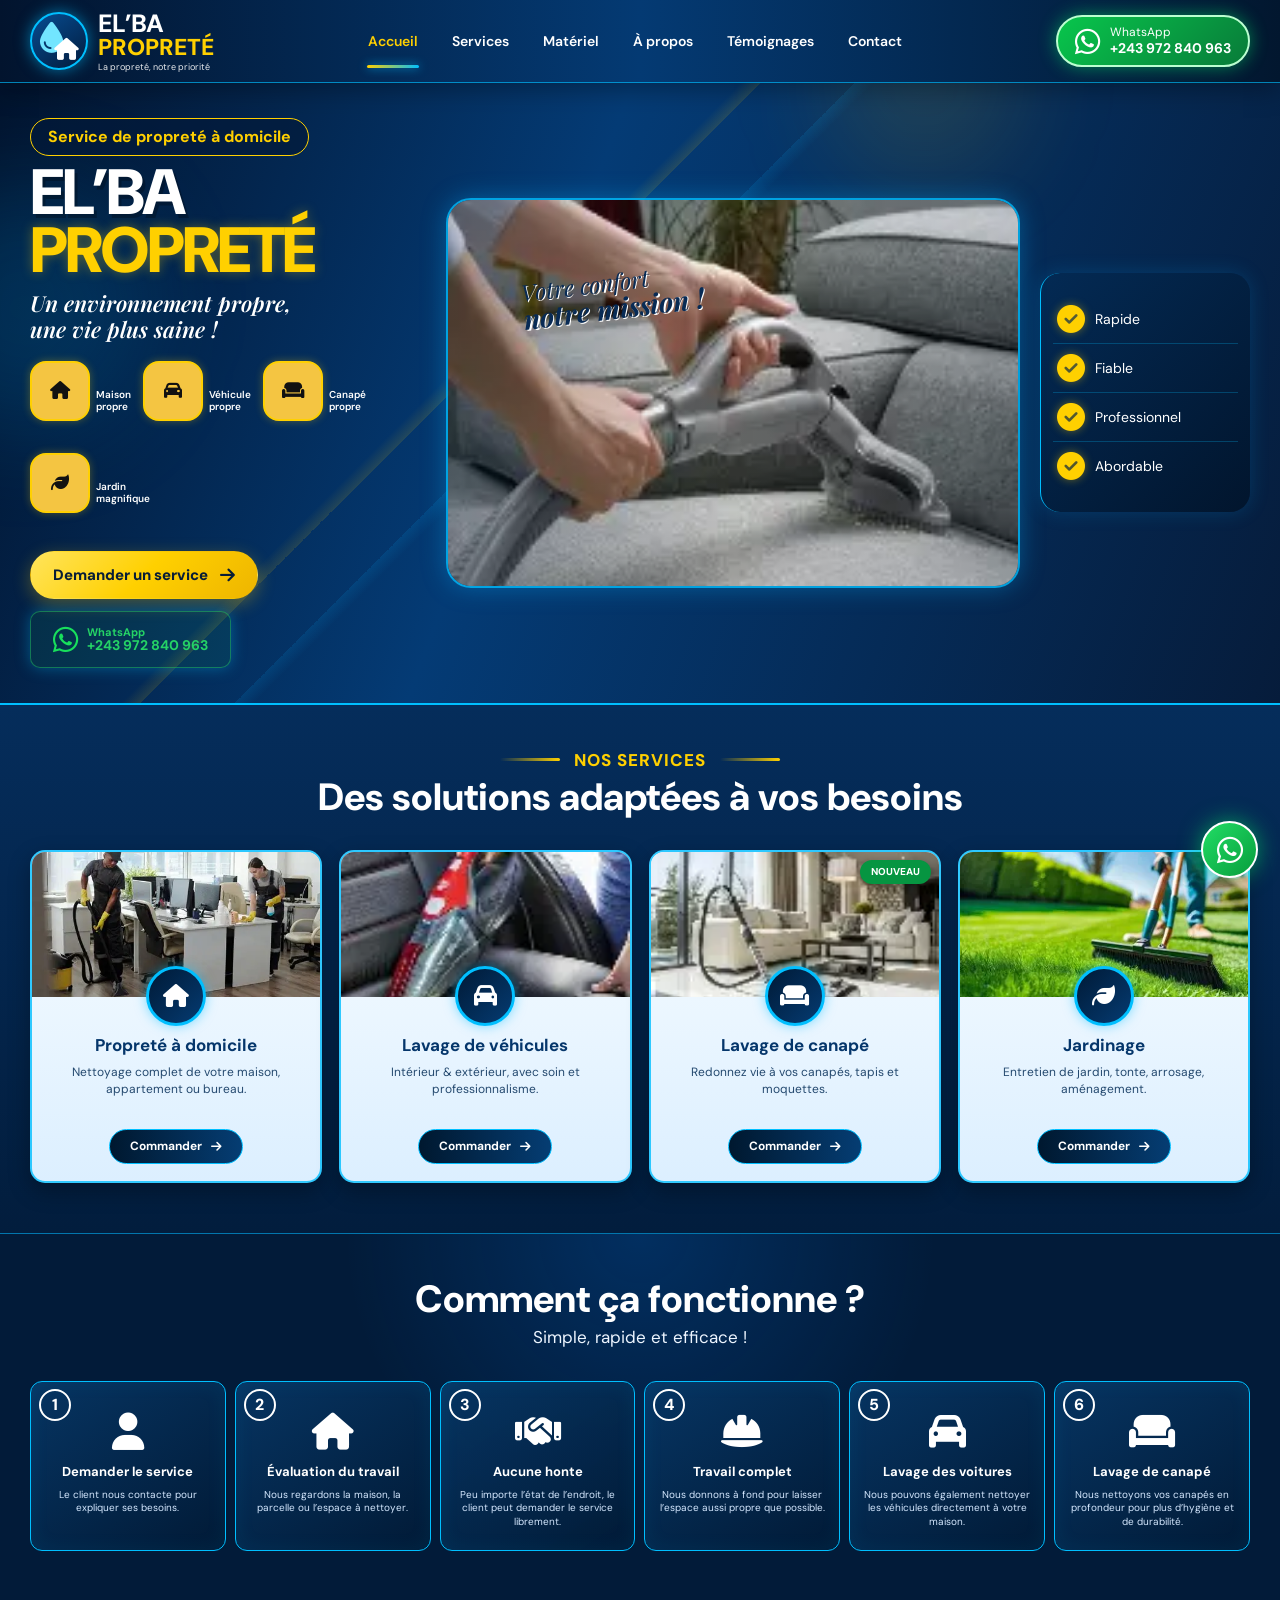
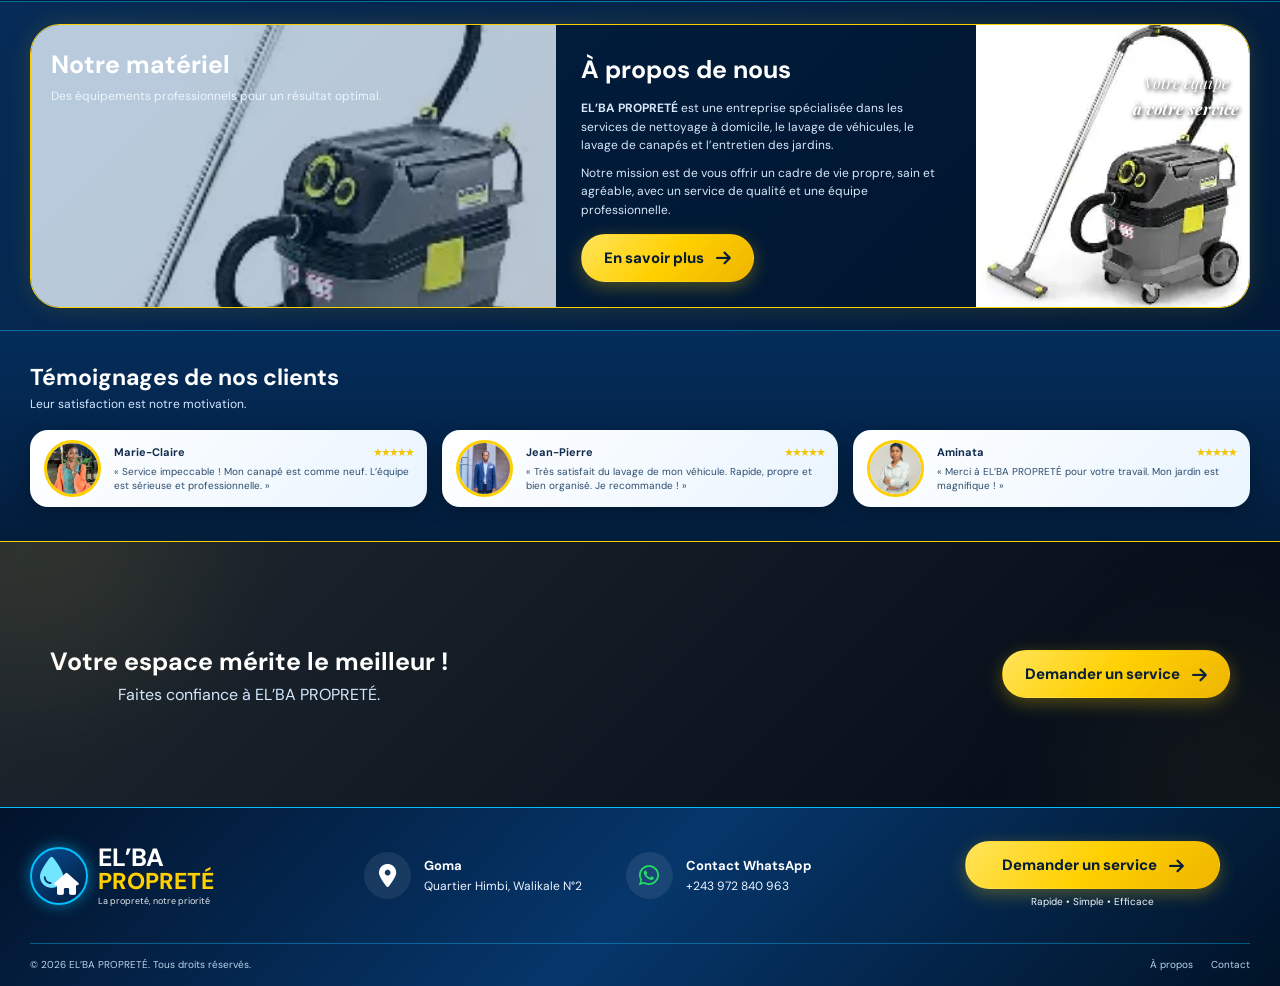
<file: index.html>
<!DOCTYPE html>
<html lang="fr">

<head>
    <meta charset="UTF-8">

    <meta name="viewport"
          content="width=device-width, initial-scale=1.0">

    <meta name="description"
          content="EL'BA PROPRETÉ - Services professionnels de nettoyage à domicile, lavage de véhicules, lavage de canapés et jardinage à Goma.">

    <meta name="theme-color" content="#031b3b">

    <title>EL'BA PROPRETÉ | La propreté, notre priorité</title>

    <!-- =====================================================
         GOOGLE FONTS
    ====================================================== -->
    <link rel="preconnect" href="https://fonts.googleapis.com">
    <link rel="preconnect" href="https://fonts.gstatic.com" crossorigin>

    <link href="https://fonts.googleapis.com/css2?family=DM+Sans:wght@400;500;600;700;800&family=Playfair+Display:wght@600;700&display=swap"
          rel="stylesheet">

    <!-- =====================================================
         FONT AWESOME
    ====================================================== -->
    <link rel="stylesheet"
          href="https://cdnjs.cloudflare.com/ajax/libs/font-awesome/6.5.2/css/all.min.css">

    <!-- =====================================================
         CSS
    ====================================================== -->
    <link rel="stylesheet" href="style.css">
</head>


<body>

<!-- =========================================================
     HEADER
========================================================= -->

<header class="site-header">

    <div class="header-container">

        <!-- LOGO -->
        <a href="index.html" class="logo">

            <div class="logo-icon">
                <i class="fa-solid fa-droplet"></i>
                <i class="fa-solid fa-house"></i>
            </div>

            <div class="logo-text">
                <strong>EL’BA</strong>
                <span>PROPRETÉ</span>
                <small>La propreté, notre priorité</small>
            </div>

        </a>


        <!-- MENU MOBILE -->
        <button class="menu-toggle"
                id="menuToggle"
                aria-label="Ouvrir le menu">

            <i class="fa-solid fa-bars"></i>

        </button>


        <!-- NAVIGATION -->
        <nav class="main-nav" id="mainNav">

            <a href="index.html" class="active">
                Accueil
            </a>

            <a href="services.html">
                Services
            </a>

            <a href="materiel.html">
                Matériel
            </a>

            <a href="apropos.html">
                À propos
            </a>

            <a href="temoignages.html">
                Témoignages
            </a>

            <a href="contact.html">
                Contact
            </a>

        </nav>


        <!-- WHATSAPP HEADER -->
        <a href="https://wa.me/243972840963"
           class="header-whatsapp"
           target="_blank">

            <i class="fa-brands fa-whatsapp"></i>

            <span>
                WhatsApp
                <strong>+243 972 840 963</strong>
            </span>

        </a>

    </div>

</header>



<!-- =========================================================
     HERO
========================================================= -->

<section class="hero">

    <!-- décorations lumineuses -->
    <div class="hero-glow glow-one"></div>
    <div class="hero-glow glow-two"></div>


    <div class="hero-container">


        <!-- CONTENU GAUCHE -->

        <div class="hero-content">

            <div class="hero-badge">
                Service de propreté à domicile
            </div>


            <h1>
                EL’BA
                <span>PROPRETÉ</span>
            </h1>


            <p class="hero-slogan">
                Un environnement propre,
                <br>
                une vie plus saine !
            </p>


            <!-- SERVICES RAPIDES -->

            <div class="hero-features">

                <div class="hero-feature">
                    <div class="feature-icon">
                        <i class="fa-solid fa-house"></i>
                    </div>
                    <span>
                        Maison<br>
                        propre
                    </span>
                </div>


                <div class="hero-feature">
                    <div class="feature-icon">
                        <i class="fa-solid fa-car"></i>
                    </div>
                    <span>
                        Véhicule<br>
                        propre
                    </span>
                </div>


                <div class="hero-feature">
                    <div class="feature-icon">
                        <i class="fa-solid fa-couch"></i>
                    </div>
                    <span>
                        Canapé<br>
                        propre
                    </span>
                </div>


                <div class="hero-feature">
                    <div class="feature-icon">
                        <i class="fa-solid fa-leaf"></i>
                    </div>
                    <span>
                        Jardin<br>
                        magnifique
                    </span>
                </div>

            </div>


            <!-- BOUTONS -->

            <div class="hero-buttons">

                <a href="contact.html"
                   class="btn btn-primary">

                    Demander un service

                    <i class="fa-solid fa-arrow-right"></i>

                </a>


                <a href="https://wa.me/243972840963"
                   class="btn btn-whatsapp"
                   target="_blank">

                    <i class="fa-brands fa-whatsapp"></i>

                    <span>
                        WhatsApp
                        <strong>+243 972 840 963</strong>
                    </span>

                </a>

            </div>

        </div>

        <!-- IMAGE HERO -->

        <div class="hero-image">

            <img src="i/télécharger (7).webp"alt="Nettoyage professionnel de canapé">

            <div class="hero-image-text">

                <span>
                    Votre confort
                </span>

                <strong>
                    notre mission !
                </strong>

            </div>

        </div>


        <!-- AVANTAGES -->

        <div class="hero-advantages">

            <div class="advantage">

                <i class="fa-solid fa-circle-check"></i>

                <span>Rapide</span>

            </div>


            <div class="advantage">

                <i class="fa-solid fa-circle-check"></i>

                <span>Fiable</span>

            </div>


            <div class="advantage">

                <i class="fa-solid fa-circle-check"></i>

                <span>Professionnel</span>

            </div>


            <div class="advantage">

                <i class="fa-solid fa-circle-check"></i>

                <span>Abordable</span>

            </div>

        </div>

    </div>

</section>


<!-- =========================================================
     NOS SERVICES
========================================================= -->

<section class="services-section">

    <div class="section-heading">

        <div class="section-title-line"></div>

        <span>NOS SERVICES</span>

        <div class="section-title-line"></div>

        <h2>
            Des solutions adaptées à vos besoins
        </h2>

    </div>


    <div class="services-grid">


        <!-- SERVICE 1 -->

        <article class="service-card">

            <div class="service-image">

                <img src="i/OIP (15).webp"alt="Propreté à domicile">

            </div>

            <div class="service-content">

                <div class="service-icon">
                    <i class="fa-solid fa-house"></i>
                </div>

                <h3>
                    Propreté à domicile
                </h3>

                <p>
                    Nettoyage complet de votre maison,
                    appartement ou bureau.
                </p>

                <a href="contact.html"
                   class="service-btn">

                    Commander

                    <i class="fa-solid fa-arrow-right"></i>

                </a>

            </div>

        </article>

        <!-- SERVICE 2 -->

        <article class="service-card">

            <div class="service-image">

                <img src="i/th.webp"alt="Lavage de véhicules">

            </div>

            <div class="service-content">

                <div class="service-icon">
                    <i class="fa-solid fa-car"></i>
                </div>

                <h3>
                    Lavage de véhicules
                </h3>

                <p>
                    Intérieur & extérieur,
                    avec soin et professionnalisme.
                </p>

                <a href="contact.html"
                   class="service-btn">

                    Commander

                    <i class="fa-solid fa-arrow-right"></i>

                </a>

            </div>

        </article>



        <!-- SERVICE 3 -->

        <article class="service-card new-service">

            <div class="new-label">
                NOUVEAU
            </div>

            <div class="service-image">

                <img src="i/OIP (19).webp"alt="Lavage de canapé">

            </div>

            <div class="service-content">

                <div class="service-icon">
                    <i class="fa-solid fa-couch"></i>
                </div>

                <h3>
                    Lavage de canapé
                </h3>

                <p>
                    Redonnez vie à vos canapés,
                    tapis et moquettes.
                </p>

                <a href="contact.html"
                   class="service-btn">

                    Commander

                    <i class="fa-solid fa-arrow-right"></i>

                </a>

            </div>

        </article>

        <!-- SERVICE 4 -->

        <article class="service-card">

            <div class="service-image">

                <img src="i/PELOUSE.webp"alt="Service de jardinage">

            </div>

            <div class="service-content">

                <div class="service-icon">
                    <i class="fa-solid fa-leaf"></i>
                </div>

                <h3>
                    Jardinage
                </h3>

                <p>
                    Entretien de jardin, tonte,
                    arrosage, aménagement.
                </p>

                <a href="contact.html"
                   class="service-btn">

                    Commander

                    <i class="fa-solid fa-arrow-right"></i>

                </a>

            </div>

        </article>

    </div>

</section>

<!-- =========================================================
     COMMENT ÇA FONCTIONNE
========================================================= -->

<section class="how-section">

    <div class="section-heading light">

        <h2>
            Comment ça fonctionne ?
        </h2>

        <p>
            Simple, rapide et efficace !
        </p>

    </div>


    <div class="steps-grid">


        <!-- 1 -->

        <div class="step-card">

            <div class="step-number">
                1
            </div>

            <div class="step-icon">
                <i class="fa-solid fa-user"></i>
            </div>

            <h3>
                Demander le service
            </h3>

            <p>
                Le client nous contacte
                pour expliquer ses besoins.
            </p>

        </div>



        <!-- 2 -->

        <div class="step-card">

            <div class="step-number">
                2
            </div>

            <div class="step-icon">
                <i class="fa-solid fa-house"></i>
            </div>

            <h3>
                Évaluation du travail
            </h3>

            <p>
                Nous regardons la maison,
                la parcelle ou l’espace à nettoyer.
            </p>

        </div>



        <!-- 3 -->

        <div class="step-card">

            <div class="step-number">
                3
            </div>

            <div class="step-icon">
                <i class="fa-solid fa-handshake"></i>
            </div>

            <h3>
                Aucune honte
            </h3>

            <p>
                Peu importe l’état de l’endroit,
                le client peut demander le service
                librement.
            </p>

        </div>



        <!-- 4 -->

        <div class="step-card">

            <div class="step-number">
                4
            </div>

            <div class="step-icon">
                <i class="fa-solid fa-helmet-safety"></i>
            </div>

            <h3>
                Travail complet
            </h3>

            <p>
                Nous donnons à fond
                pour laisser l’espace
                aussi propre que possible.
            </p>

        </div>



        <!-- 5 -->

        <div class="step-card">

            <div class="step-number">
                5
            </div>

            <div class="step-icon">
                <i class="fa-solid fa-car"></i>
            </div>

            <h3>
                Lavage des voitures
            </h3>

            <p>
                Nous pouvons également
                nettoyer les véhicules
                directement à votre maison.
            </p>

        </div>

        <!-- 6 -->

        <div class="step-card">

            <div class="step-number">
                6
            </div>

            <div class="step-icon">
                <i class="fa-solid fa-couch"></i>
            </div>

            <h3>
                Lavage de canapé
            </h3>

            <p>
                Nous nettoyons vos canapés
                en profondeur pour plus
                d’hygiène et de durabilité.
            </p>

        </div>

    </div>

</section>

<!-- =========================================================
     NOTRE MATÉRIEL
========================================================= -->

<section class="equipment-section">

    <div class="equipment-container">


        <!-- IMAGE / MATÉRIEL -->

        <div class="equipment-visual">

            <div class="equipment-title">

                <h2>
                    Notre matériel
                </h2>

                <p>
                    Des équipements professionnels
                    pour un résultat optimal.
                </p>

            </div>


            <img src="i/OIP (17).webp"alt="Matériel professionnel EL'BA PROPRETÉ">

        </div>

        <!-- À PROPOS -->

        <div class="about-preview">

            <h2>
                À propos de nous
            </h2>

            <p>
                <strong>EL’BA PROPRETÉ</strong>
                est une entreprise spécialisée
                dans les services de nettoyage à
                domicile, le lavage de véhicules,
                le lavage de canapés et l’entretien
                des jardins.
            </p>

            <p>
                Notre mission est de vous offrir
                un cadre de vie propre, sain et
                agréable, avec un service de qualité
                et une équipe professionnelle.
            </p>


            <a href="apropos.html"
               class="btn btn-primary">

                En savoir plus

                <i class="fa-solid fa-arrow-right"></i>

            </a>

        </div>


        <!-- IMAGE ÉQUIPE -->

        <div class="equipment-team">

            <img src="i/OIP (17).webp"alt="Équipe professionnelle EL'BA PROPRETÉ">

            <div class="team-caption">
                <span>
                    Votre équipe
                </span>

                <strong>
                    à votre service
                </strong>
            </div>

        </div>

    </div>

</section>



<!-- =========================================================
     TÉMOIGNAGES
========================================================= -->

<section class="testimonials-section">

    <div class="testimonials-heading">

        <h2>
            Témoignages de nos clients
        </h2>

        <p>
            Leur satisfaction est notre motivation.
        </p>

    </div>


    <div class="testimonials-grid">


        <!-- TÉMOIGNAGE 1 -->

        <article class="testimonial-card">

            <div class="testimonial-photo">

                <img src="i/IMG-20241125-WA0047.jpg"
                     alt="Marie-Claire">

            </div>

            <div class="testimonial-text">

                <div class="testimonial-top">

                    <strong>
                        Marie-Claire
                    </strong>

                    <span class="stars">
                        ★★★★★
                    </span>

                </div>

                <p>
                    « Service impeccable !
                    Mon canapé est comme neuf.
                    L’équipe est sérieuse et
                    professionnelle. »
                </p>

            </div>

        </article>



        <!-- TÉMOIGNAGE 2 -->

        <article class="testimonial-card">

            <div class="testimonial-photo">

                <img src="i/IMG_7438.jpg"alt="Benedi Igunda">

            </div>

            <div class="testimonial-text">

                <div class="testimonial-top">

                    <strong>
                        Jean-Pierre
                    </strong>

                    <span class="stars">
                        ★★★★★
                    </span>

                </div>

                <p>
                    « Très satisfait du lavage
                    de mon véhicule. Rapide,
                    propre et bien organisé.
                    Je recommande ! »
                </p>

            </div>

        </article>



        <!-- TÉMOIGNAGE 3 -->

        <article class="testimonial-card">

            <div class="testimonial-photo">

                <img src="i/IMG-20241126-WA0060.jpg"alt="Aminata">

            </div>

            <div class="testimonial-text">

                <div class="testimonial-top">

                    <strong>
                        Aminata
                    </strong>

                    <span class="stars">
                        ★★★★★
                    </span>

                </div>

                <p>
                    « Merci à EL’BA PROPRETÉ
                    pour votre travail.
                    Mon jardin est magnifique ! »
                </p>

            </div>

        </article>

    </div>

</section>



<!-- =========================================================
     CTA
========================================================= -->

<section class="cta-section">

    <div class="cta-container">

        <div class="cta-text">

            <h2>
                Votre espace mérite le meilleur !
            </h2>

            <p>
                Faites confiance à EL’BA PROPRETÉ.
            </p>

        </div>


        <a href="contact.html"
           class="btn btn-primary">

            Demander un service

            <i class="fa-solid fa-arrow-right"></i>

        </a>

    </div>

</section>



<!-- =========================================================
     FOOTER
========================================================= -->

<footer class="site-footer">

    <div class="footer-container">


        <!-- LOGO -->

        <div class="footer-brand">

            <a href="index.html" class="logo">

                <div class="logo-icon">
                    <i class="fa-solid fa-droplet"></i>
                    <i class="fa-solid fa-house"></i>
                </div>

                <div class="logo-text">

                    <strong>EL’BA</strong>

                    <span>PROPRETÉ</span>

                    <small>
                        La propreté, notre priorité
                    </small>

                </div>

            </a>

        </div>



        <!-- ADRESSE -->

        <div class="footer-info">

            <i class="fa-solid fa-location-dot"></i>

            <div>

                <strong>
                    Goma
                </strong>

                <span>
                    Quartier Himbi,
                    Walikale N°2
                </span>

            </div>

        </div>



        <!-- WHATSAPP -->

        <div class="footer-info">

            <i class="fa-brands fa-whatsapp"></i>

            <div>

                <strong>
                    Contact WhatsApp
                </strong>

                <a href="https://wa.me/243972840963"
                   target="_blank">

                    +243 972 840 963

                </a>

            </div>

        </div>



        <!-- CTA FOOTER -->

        <div class="footer-action">

            <a href="contact.html"
               class="btn btn-primary">

                Demander un service

                <i class="fa-solid fa-arrow-right"></i>

            </a>

            <small>
                Rapide • Simple • Efficace
            </small>

        </div>

    </div>



    <!-- BAS FOOTER -->

    <div class="footer-bottom">

        <p>
            © <span id="currentYear"></span>
            EL’BA PROPRETÉ.
            Tous droits réservés.
        </p>

        <div class="footer-links">

            <a href="apropos.html">
                À propos
            </a>

            <a href="contact.html">
                Contact
            </a>

        </div>

    </div>

</footer>


<!-- =========================================================
     BOUTON WHATSAPP FLOTTANT
========================================================= -->

<a href="https://wa.me/243972840963"
   class="floating-whatsapp"
   target="_blank"
   aria-label="Contacter EL'BA PROPRETÉ sur WhatsApp">

    <i class="fa-brands fa-whatsapp"></i> 

</a>



<!-- =========================================================
     JAVASCRIPT
========================================================= -->

<script src="script.js"></script>

</body>
</html>
</file>
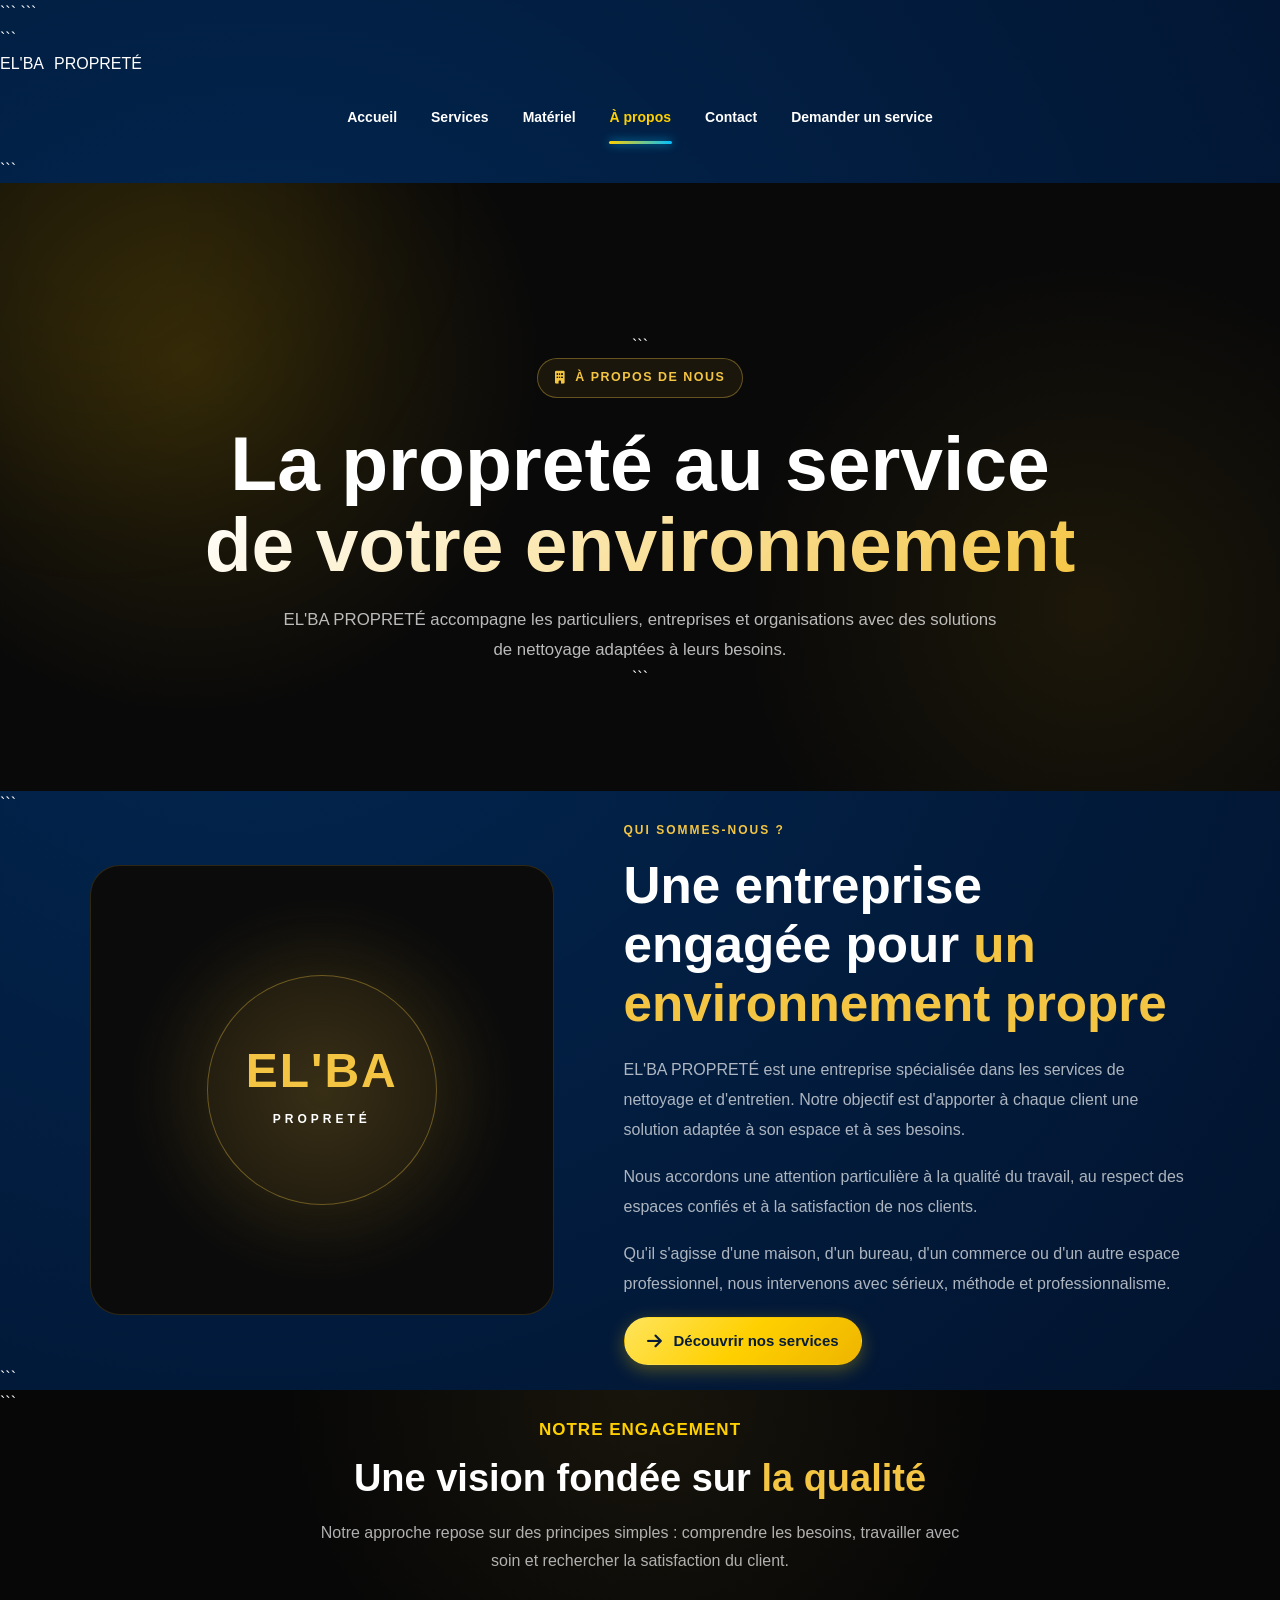
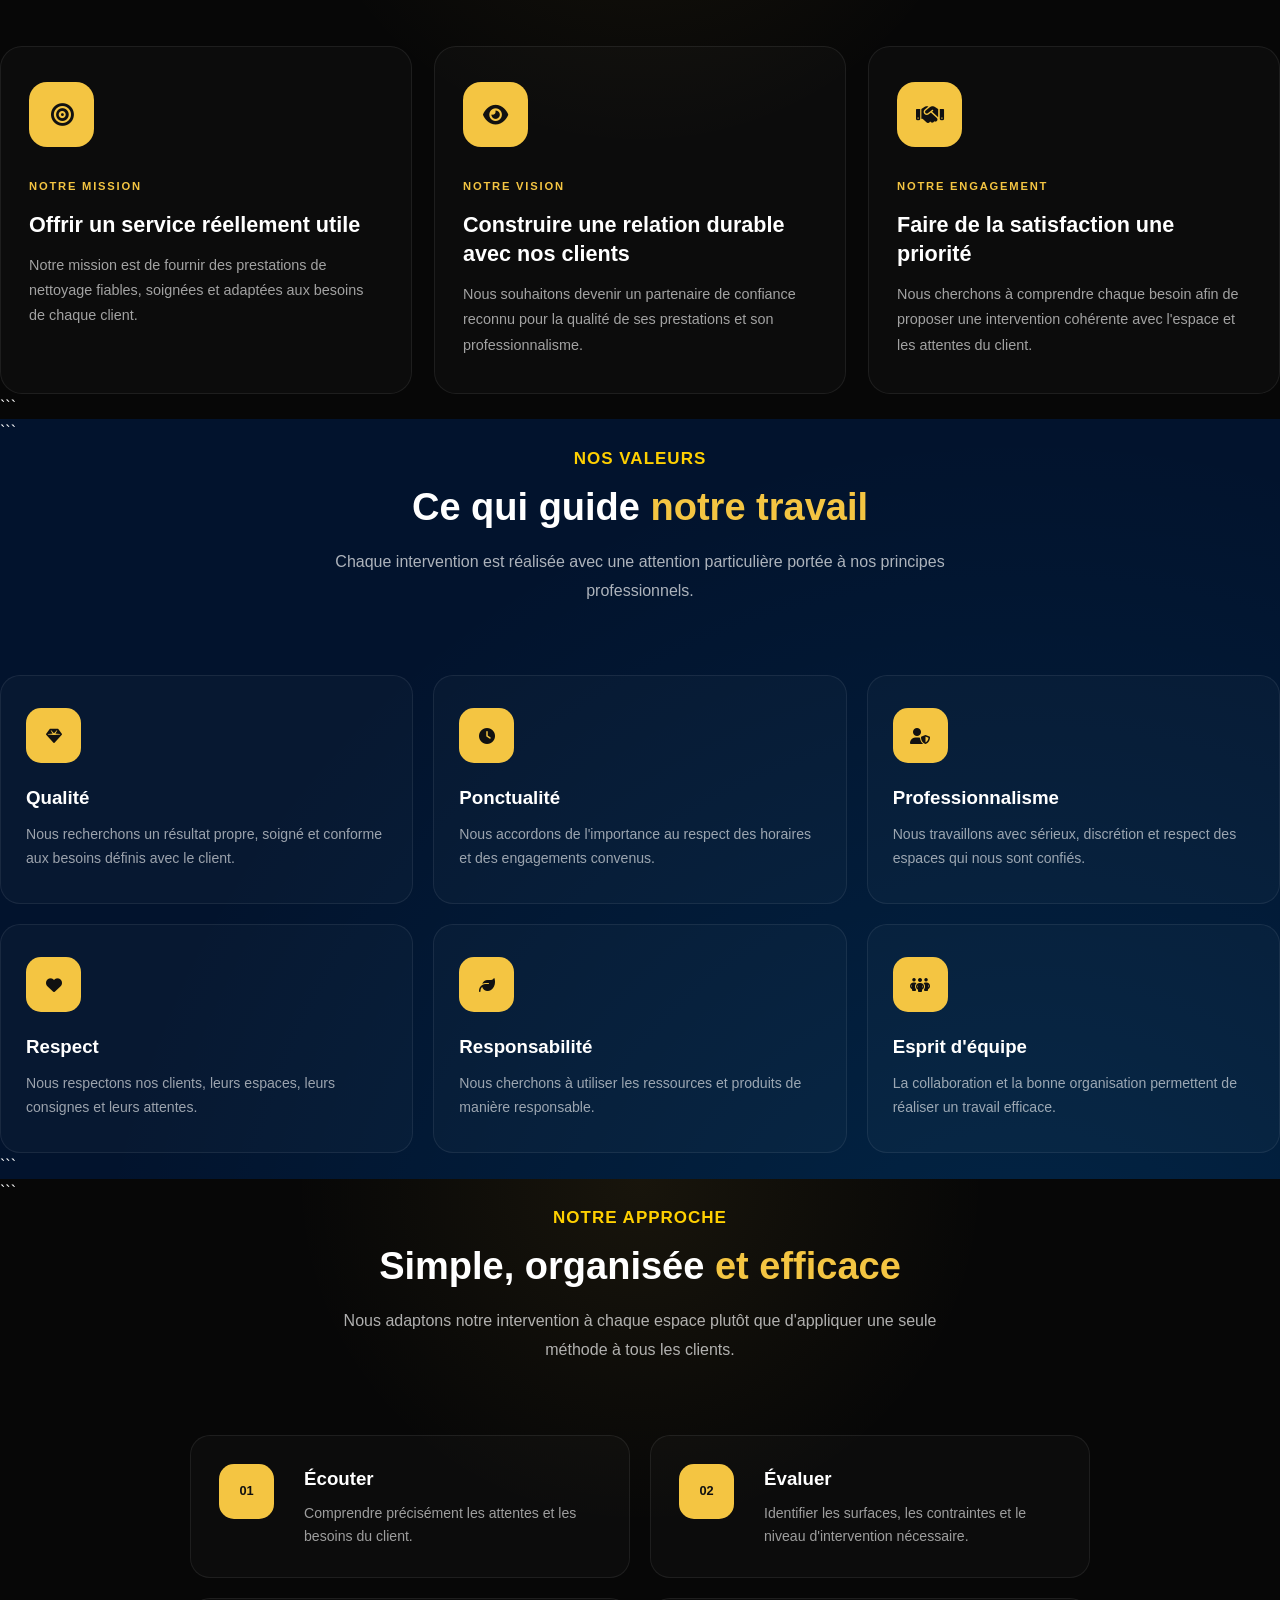
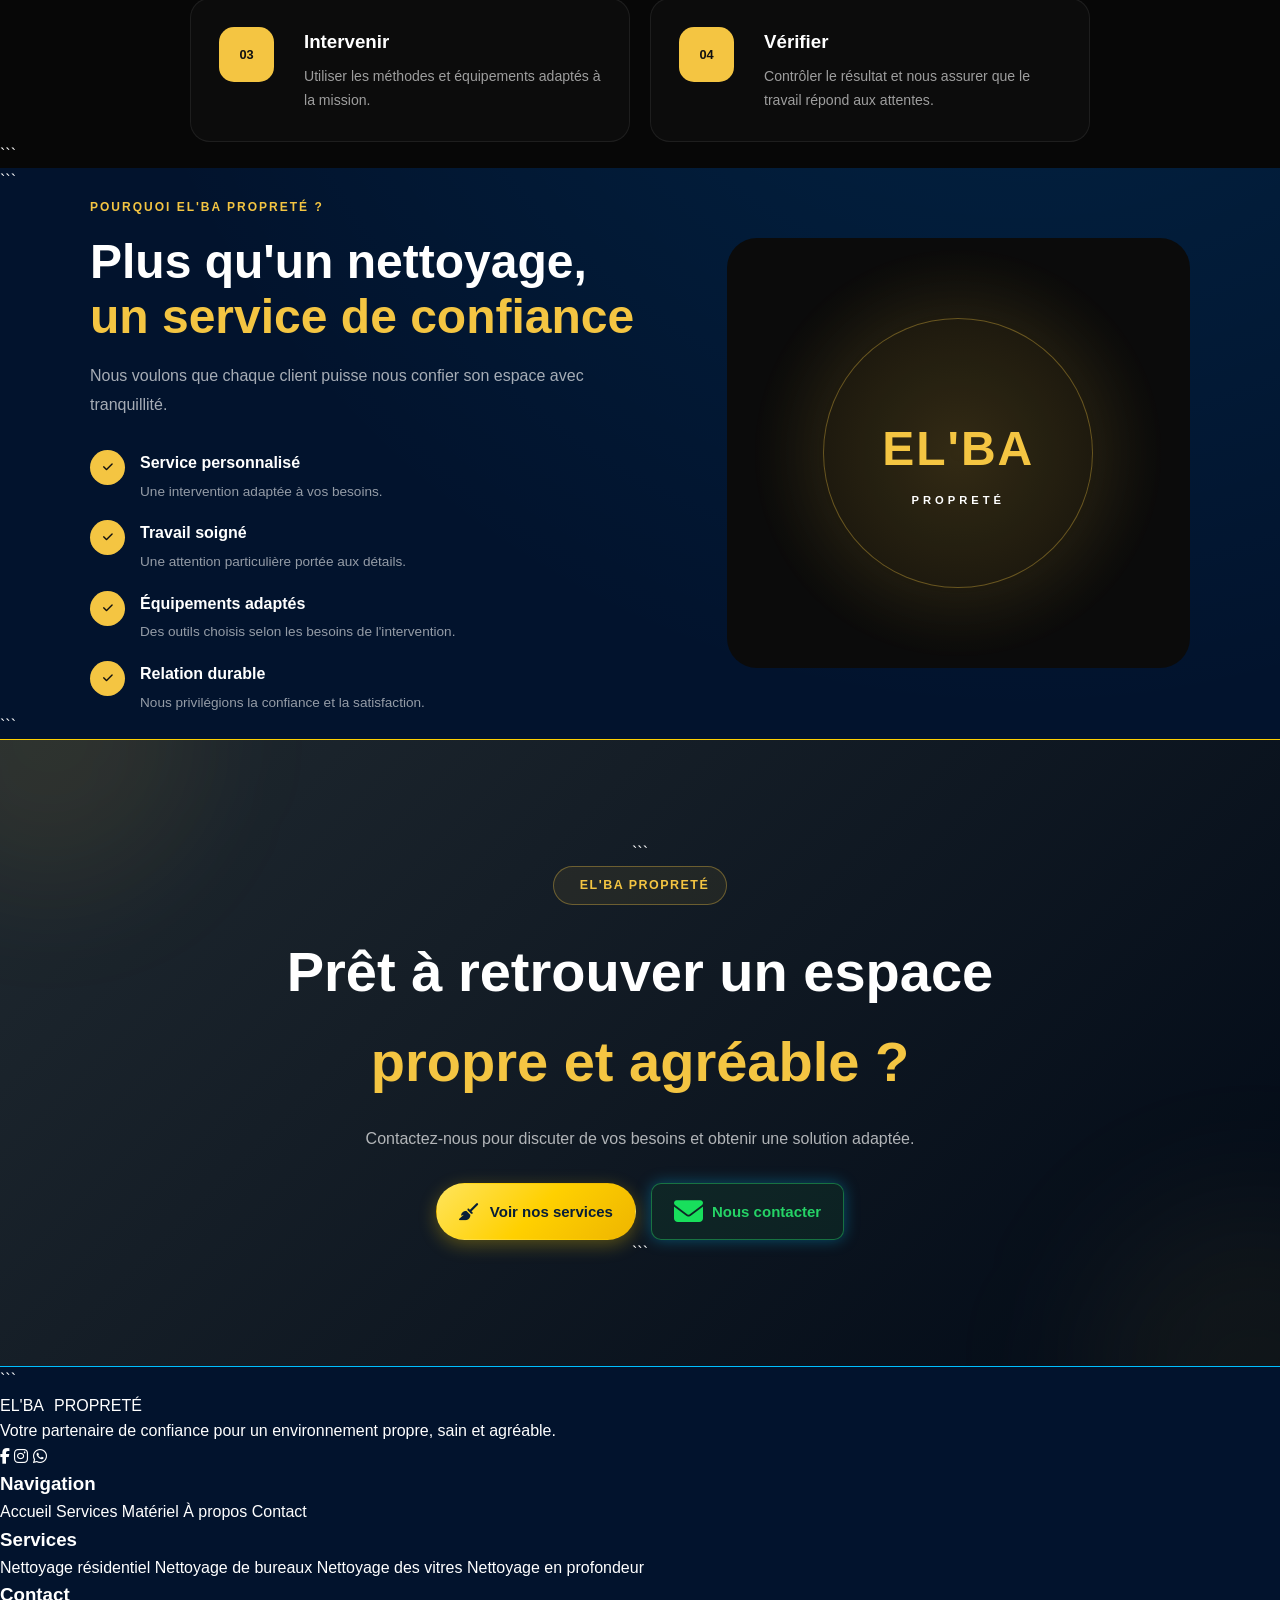
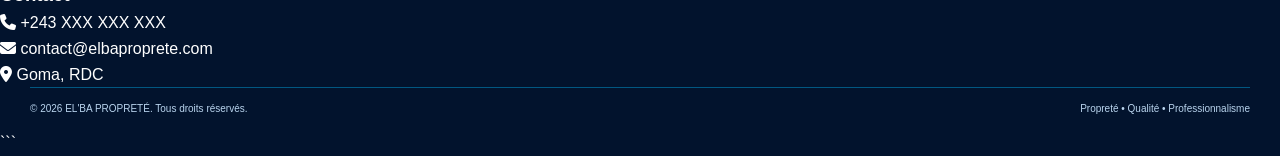
<file: apropos.html>
<!DOCTYPE html>

<html lang="fr">

<head>

```
<meta charset="UTF-8">

<meta name="viewport"
      content="width=device-width, initial-scale=1.0">

<meta name="description"
      content="Découvrez EL'BA PROPRETÉ, notre mission, nos valeurs et notre engagement pour un nettoyage professionnel de qualité.">

<title>À propos | EL'BA PROPRETÉ</title>

<link rel="stylesheet" href="style.css">

<link rel="stylesheet"
      href="https://cdnjs.cloudflare.com/ajax/libs/font-awesome/6.5.2/css/all.min.css">
```

</head>

<body>

<!-- =====================================================
     HEADER
===================================================== -->

<header class="header">

```
<div class="container nav-container">

    <a href="index.html" class="logo">

        <span class="logo-main">
            EL'BA
        </span>

        <span class="logo-sub">
            PROPRETÉ
        </span>

    </a>


    <button class="menu-toggle"
            id="menuToggle"
            aria-label="Ouvrir le menu">

        <i class="fas fa-bars"></i>

    </button>


    <nav class="main-nav" id="mainNav">

        <a href="index.html">
            Accueil
        </a>

        <a href="services.html">
            Services
        </a>

        <a href="materiel.html">
            Matériel
        </a>

        <a href="apropos.html" class="active">
            À propos
        </a>

        <a href="contact.html">
            Contact
        </a>

        <a href="services.html#demande"
           class="nav-btn">

            Demander un service

        </a>

    </nav>

</div>
```

</header>

<!-- =====================================================
     HERO
===================================================== -->

<main>

<section class="page-hero">

```
<div class="container">

    <span class="section-badge">

        <i class="fas fa-building"></i>

        À PROPOS DE NOUS

    </span>


    <h1>

        La propreté au service
        <span>de votre environnement</span>

    </h1>


    <p>

        EL'BA PROPRETÉ accompagne les particuliers,
        entreprises et organisations avec des solutions
        de nettoyage adaptées à leurs besoins.

    </p>

</div>
```

</section>

<!-- =====================================================
     PRÉSENTATION
===================================================== -->

<section class="section">

```
<div class="container">


    <div class="about-intro">


        <div class="about-visual">

            <div class="about-logo-box">

                <span>
                    EL'BA
                </span>

                <small>
                    PROPRETÉ
                </small>

                <i class="fas fa-sparkles"></i>

            </div>

        </div>



        <div class="about-content">

            <span class="section-label">
                QUI SOMMES-NOUS ?
            </span>


            <h2>

                Une entreprise engagée pour
                <span>un environnement propre</span>

            </h2>


            <p>

                EL'BA PROPRETÉ est une entreprise spécialisée
                dans les services de nettoyage et d'entretien.
                Notre objectif est d'apporter à chaque client
                une solution adaptée à son espace et à ses besoins.

            </p>


            <p>

                Nous accordons une attention particulière à la
                qualité du travail, au respect des espaces confiés
                et à la satisfaction de nos clients.

            </p>


            <p>

                Qu'il s'agisse d'une maison, d'un bureau,
                d'un commerce ou d'un autre espace professionnel,
                nous intervenons avec sérieux, méthode et
                professionnalisme.

            </p>


            <a href="services.html"
               class="btn btn-primary">

                <i class="fas fa-arrow-right"></i>

                Découvrir nos services

            </a>

        </div>

    </div>

</div>
```

</section>

<!-- =====================================================
     MISSION / VISION
===================================================== -->

<section class="section section-dark">

```
<div class="container">


    <div class="section-heading center">

        <span class="section-label">
            NOTRE ENGAGEMENT
        </span>


        <h2>

            Une vision fondée sur
            <span>la qualité</span>

        </h2>


        <p>

            Notre approche repose sur des principes simples :
            comprendre les besoins, travailler avec soin et
            rechercher la satisfaction du client.

        </p>

    </div>



    <div class="mission-grid">


        <!-- MISSION -->

        <article class="mission-card">

            <div class="mission-icon">

                <i class="fas fa-bullseye"></i>

            </div>


            <span>
                NOTRE MISSION
            </span>


            <h3>

                Offrir un service
                réellement utile

            </h3>


            <p>

                Notre mission est de fournir des prestations
                de nettoyage fiables, soignées et adaptées
                aux besoins de chaque client.

            </p>

        </article>



        <!-- VISION -->

        <article class="mission-card">

            <div class="mission-icon">

                <i class="fas fa-eye"></i>

            </div>


            <span>
                NOTRE VISION
            </span>


            <h3>

                Construire une relation
                durable avec nos clients

            </h3>


            <p>

                Nous souhaitons devenir un partenaire de confiance
                reconnu pour la qualité de ses prestations et
                son professionnalisme.

            </p>

        </article>



        <!-- ENGAGEMENT -->

        <article class="mission-card">

            <div class="mission-icon">

                <i class="fas fa-handshake"></i>

            </div>


            <span>
                NOTRE ENGAGEMENT
            </span>


            <h3>

                Faire de la satisfaction
                une priorité

            </h3>


            <p>

                Nous cherchons à comprendre chaque besoin afin
                de proposer une intervention cohérente avec
                l'espace et les attentes du client.

            </p>

        </article>


    </div>

</div>
```

</section>

<!-- =====================================================
     NOS VALEURS
===================================================== -->

<section class="section">

```
<div class="container">


    <div class="section-heading center">

        <span class="section-label">
            NOS VALEURS
        </span>


        <h2>

            Ce qui guide
            <span>notre travail</span>

        </h2>


        <p>

            Chaque intervention est réalisée avec une attention
            particulière portée à nos principes professionnels.

        </p>

    </div>



    <div class="values-grid">


        <!-- VALEUR 01 -->

        <article class="value-card">

            <div class="value-icon">

                <i class="fas fa-gem"></i>

            </div>


            <h3>
                Qualité
            </h3>


            <p>

                Nous recherchons un résultat propre, soigné
                et conforme aux besoins définis avec le client.

            </p>

        </article>



        <!-- VALEUR 02 -->

        <article class="value-card">

            <div class="value-icon">

                <i class="fas fa-clock"></i>

            </div>


            <h3>
                Ponctualité
            </h3>


            <p>

                Nous accordons de l'importance au respect
                des horaires et des engagements convenus.

            </p>

        </article>



        <!-- VALEUR 03 -->

        <article class="value-card">

            <div class="value-icon">

                <i class="fas fa-user-shield"></i>

            </div>


            <h3>
                Professionnalisme
            </h3>


            <p>

                Nous travaillons avec sérieux, discrétion
                et respect des espaces qui nous sont confiés.

            </p>

        </article>



        <!-- VALEUR 04 -->

        <article class="value-card">

            <div class="value-icon">

                <i class="fas fa-heart"></i>

            </div>


            <h3>
                Respect
            </h3>


            <p>

                Nous respectons nos clients, leurs espaces,
                leurs consignes et leurs attentes.

            </p>

        </article>



        <!-- VALEUR 05 -->

        <article class="value-card">

            <div class="value-icon">

                <i class="fas fa-leaf"></i>

            </div>


            <h3>
                Responsabilité
            </h3>


            <p>

                Nous cherchons à utiliser les ressources et
                produits de manière responsable.

            </p>

        </article>



        <!-- VALEUR 06 -->

        <article class="value-card">

            <div class="value-icon">

                <i class="fas fa-people-group"></i>

            </div>


            <h3>
                Esprit d'équipe
            </h3>


            <p>

                La collaboration et la bonne organisation
                permettent de réaliser un travail efficace.

            </p>

        </article>


    </div>

</div>
```

</section>

<!-- =====================================================
     NOTRE MÉTHODE
===================================================== -->

<section class="section section-dark">

```
<div class="container">


    <div class="section-heading center">

        <span class="section-label">
            NOTRE APPROCHE
        </span>


        <h2>

            Simple, organisée
            <span>et efficace</span>

        </h2>


        <p>

            Nous adaptons notre intervention à chaque espace
            plutôt que d'appliquer une seule méthode à tous
            les clients.

        </p>

    </div>



    <div class="about-process">


        <div class="about-process-item">

            <div class="about-process-number">
                01
            </div>


            <div>

                <h3>
                    Écouter
                </h3>

                <p>

                    Comprendre précisément les attentes
                    et les besoins du client.

                </p>

            </div>

        </div>



        <div class="about-process-item">

            <div class="about-process-number">
                02
            </div>


            <div>

                <h3>
                    Évaluer
                </h3>

                <p>

                    Identifier les surfaces, les contraintes
                    et le niveau d'intervention nécessaire.

                </p>

            </div>

        </div>



        <div class="about-process-item">

            <div class="about-process-number">
                03
            </div>


            <div>

                <h3>
                    Intervenir
                </h3>

                <p>

                    Utiliser les méthodes et équipements
                    adaptés à la mission.

                </p>

            </div>

        </div>



        <div class="about-process-item">

            <div class="about-process-number">
                04
            </div>


            <div>

                <h3>
                    Vérifier
                </h3>

                <p>

                    Contrôler le résultat et nous assurer
                    que le travail répond aux attentes.

                </p>

            </div>

        </div>


    </div>

</div>
```

</section>

<!-- =====================================================
     POURQUOI EL'BA
===================================================== -->

<section class="section">

```
<div class="container">


    <div class="why-about">


        <div class="why-about-content">

            <span class="section-label">
                POURQUOI EL'BA PROPRETÉ ?
            </span>


            <h2>

                Plus qu'un nettoyage,
                <span>un service de confiance</span>

            </h2>


            <p>

                Nous voulons que chaque client puisse
                nous confier son espace avec tranquillité.

            </p>


            <div class="why-list">


                <div class="why-item">

                    <div class="why-item-icon">

                        <i class="fas fa-check"></i>

                    </div>

                    <div>

                        <h3>
                            Service personnalisé
                        </h3>

                        <p>
                            Une intervention adaptée à vos besoins.
                        </p>

                    </div>

                </div>



                <div class="why-item">

                    <div class="why-item-icon">

                        <i class="fas fa-check"></i>

                    </div>

                    <div>

                        <h3>
                            Travail soigné
                        </h3>

                        <p>
                            Une attention particulière portée aux détails.
                        </p>

                    </div>

                </div>



                <div class="why-item">

                    <div class="why-item-icon">

                        <i class="fas fa-check"></i>

                    </div>

                    <div>

                        <h3>
                            Équipements adaptés
                        </h3>

                        <p>
                            Des outils choisis selon les besoins de l'intervention.
                        </p>

                    </div>

                </div>



                <div class="why-item">

                    <div class="why-item-icon">

                        <i class="fas fa-check"></i>

                    </div>

                    <div>

                        <h3>
                            Relation durable
                        </h3>

                        <p>
                            Nous privilégions la confiance et la satisfaction.
                        </p>

                    </div>

                </div>


            </div>

        </div>



        <div class="why-about-visual">

            <div class="why-circle">

                <i class="fas fa-sparkles"></i>

                <strong>
                    EL'BA
                </strong>

                <span>
                    PROPRETÉ
                </span>

            </div>

        </div>


    </div>

</div>
```

</section>

<!-- =====================================================
     CTA
===================================================== -->

<section class="cta-section">

```
<div class="container">

    <div class="cta-content">


        <span class="section-badge">

            <i class="fas fa-sparkles"></i>

            EL'BA PROPRETÉ

        </span>


        <h2>

            Prêt à retrouver un espace
            <span>propre et agréable ?</span>

        </h2>


        <p>

            Contactez-nous pour discuter de vos besoins
            et obtenir une solution adaptée.

        </p>


        <div class="cta-actions">


            <a href="services.html"
               class="btn btn-primary">

                <i class="fas fa-broom"></i>

                Voir nos services

            </a>


            <a href="contact.html"
               class="btn btn-whatsapp">

                <i class="fas fa-envelope"></i>

                Nous contacter

            </a>


        </div>

    </div>

</div>
```

</section>

</main>

<!-- =====================================================
     FOOTER
===================================================== -->

<footer class="footer">

```
<div class="container">


    <div class="footer-grid">


        <div class="footer-brand">

            <a href="index.html" class="logo">

                <span class="logo-main">
                    EL'BA
                </span>

                <span class="logo-sub">
                    PROPRETÉ
                </span>

            </a>


            <p>

                Votre partenaire de confiance pour un
                environnement propre, sain et agréable.

            </p>


            <div class="social-links">

                <a href="#" aria-label="Facebook">
                    <i class="fab fa-facebook-f"></i>
                </a>

                <a href="#" aria-label="Instagram">
                    <i class="fab fa-instagram"></i>
                </a>

                <a href="#" aria-label="WhatsApp">
                    <i class="fab fa-whatsapp"></i>
                </a>

            </div>

        </div>



        <div class="footer-column">

            <h3>
                Navigation
            </h3>

            <a href="index.html">
                Accueil
            </a>

            <a href="services.html">
                Services
            </a>

            <a href="materiel.html">
                Matériel
            </a>

            <a href="apropos.html">
                À propos
            </a>

            <a href="contact.html">
                Contact
            </a>

        </div>



        <div class="footer-column">

            <h3>
                Services
            </h3>

            <a href="services.html">
                Nettoyage résidentiel
            </a>

            <a href="services.html">
                Nettoyage de bureaux
            </a>

            <a href="services.html">
                Nettoyage des vitres
            </a>

            <a href="services.html">
                Nettoyage en profondeur
            </a>

        </div>



        <div class="footer-column">

            <h3>
                Contact
            </h3>

            <p>
                <i class="fas fa-phone"></i>
                +243 XXX XXX XXX
            </p>

            <p>
                <i class="fas fa-envelope"></i>
                contact@elbaproprete.com
            </p>

            <p>
                <i class="fas fa-location-dot"></i>
                Goma, RDC
            </p>

        </div>

    </div>



    <div class="footer-bottom">

        <p>
            © 2026 EL'BA PROPRETÉ.
            Tous droits réservés.
        </p>

        <p>
            Propreté • Qualité • Professionnalisme
        </p>

    </div>

</div>
```

</footer>

<!-- =====================================================
     MENU MOBILE
===================================================== -->

<script>

const menuToggle =
    document.getElementById("menuToggle");

const mainNav =
    document.getElementById("mainNav");


if (menuToggle && mainNav) {

    menuToggle.addEventListener("click", function () {

        mainNav.classList.toggle("active");

        menuToggle.classList.toggle("active");

    });


    document.querySelectorAll(".main-nav a")
        .forEach(function (link) {

            link.addEventListener("click", function () {

                mainNav.classList.remove("active");

                menuToggle.classList.remove("active");

            });

        });

}

</script>

</body>

</html>
</file>
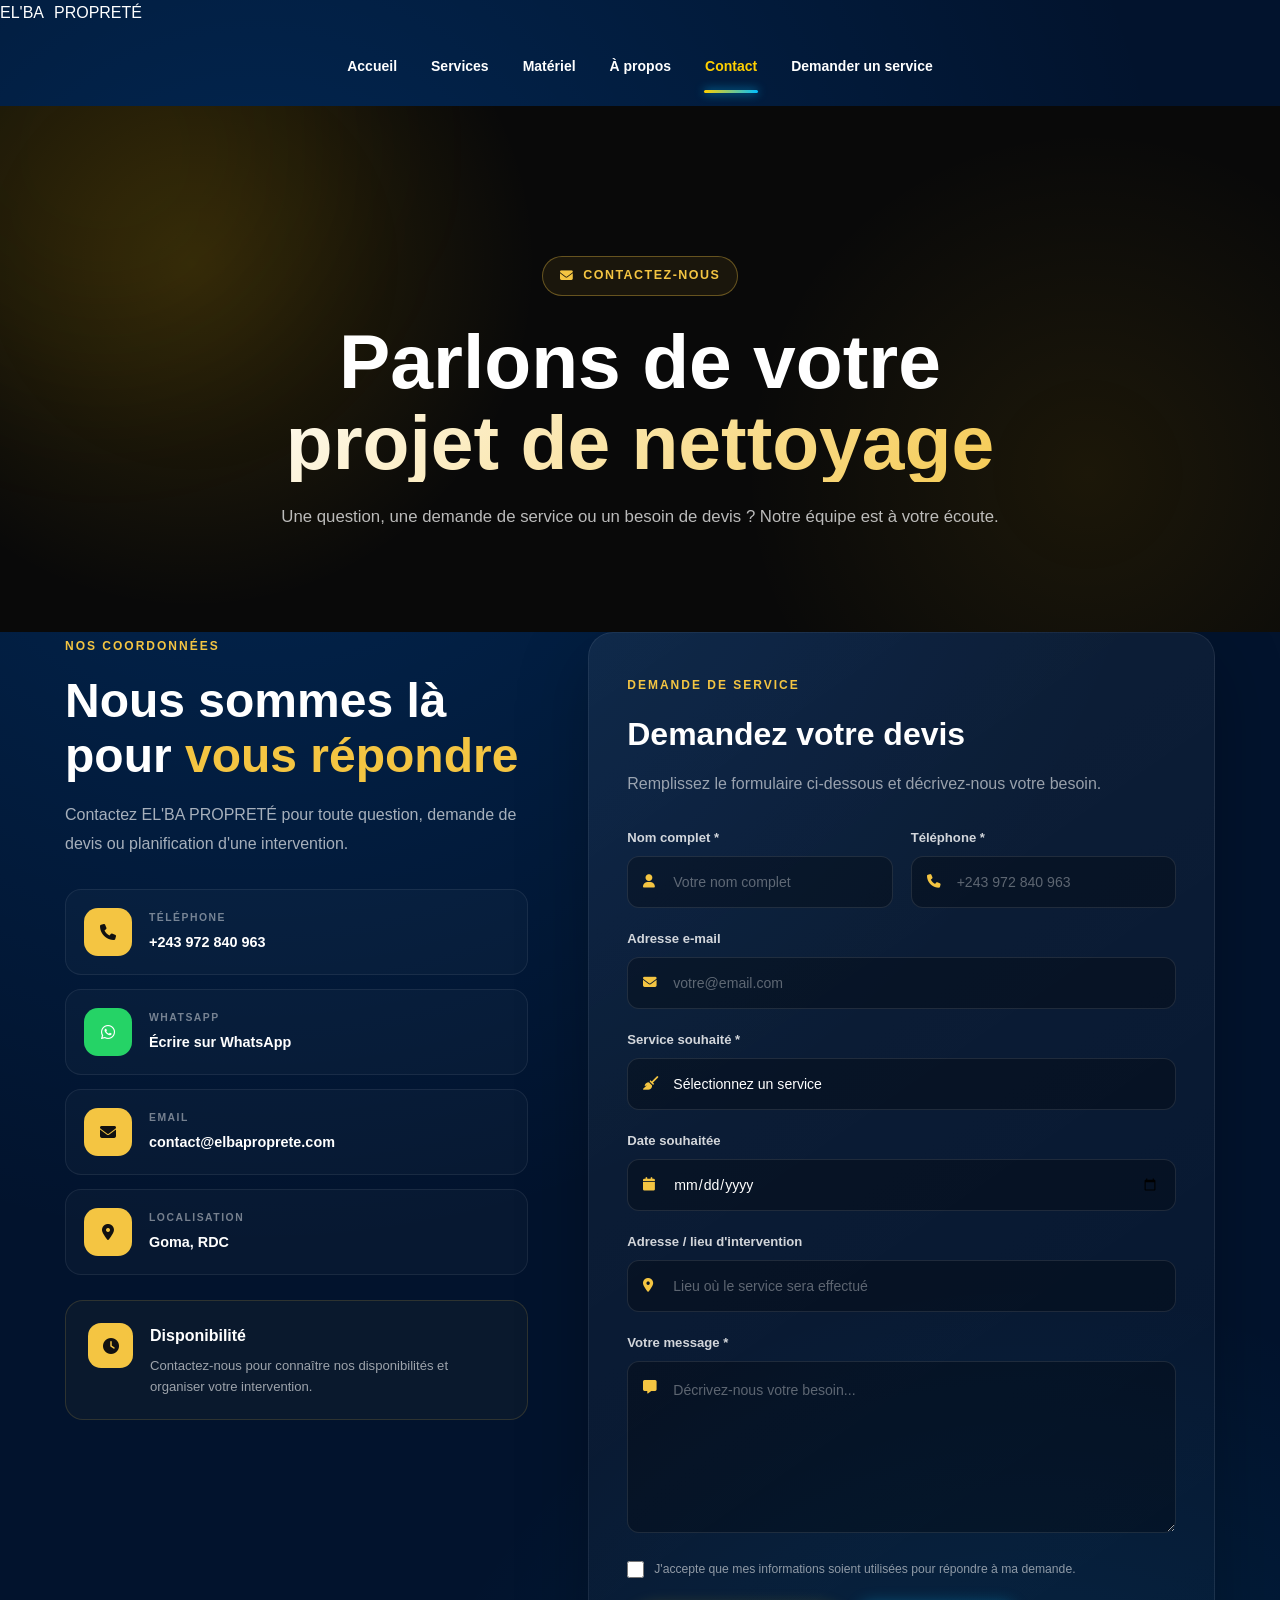
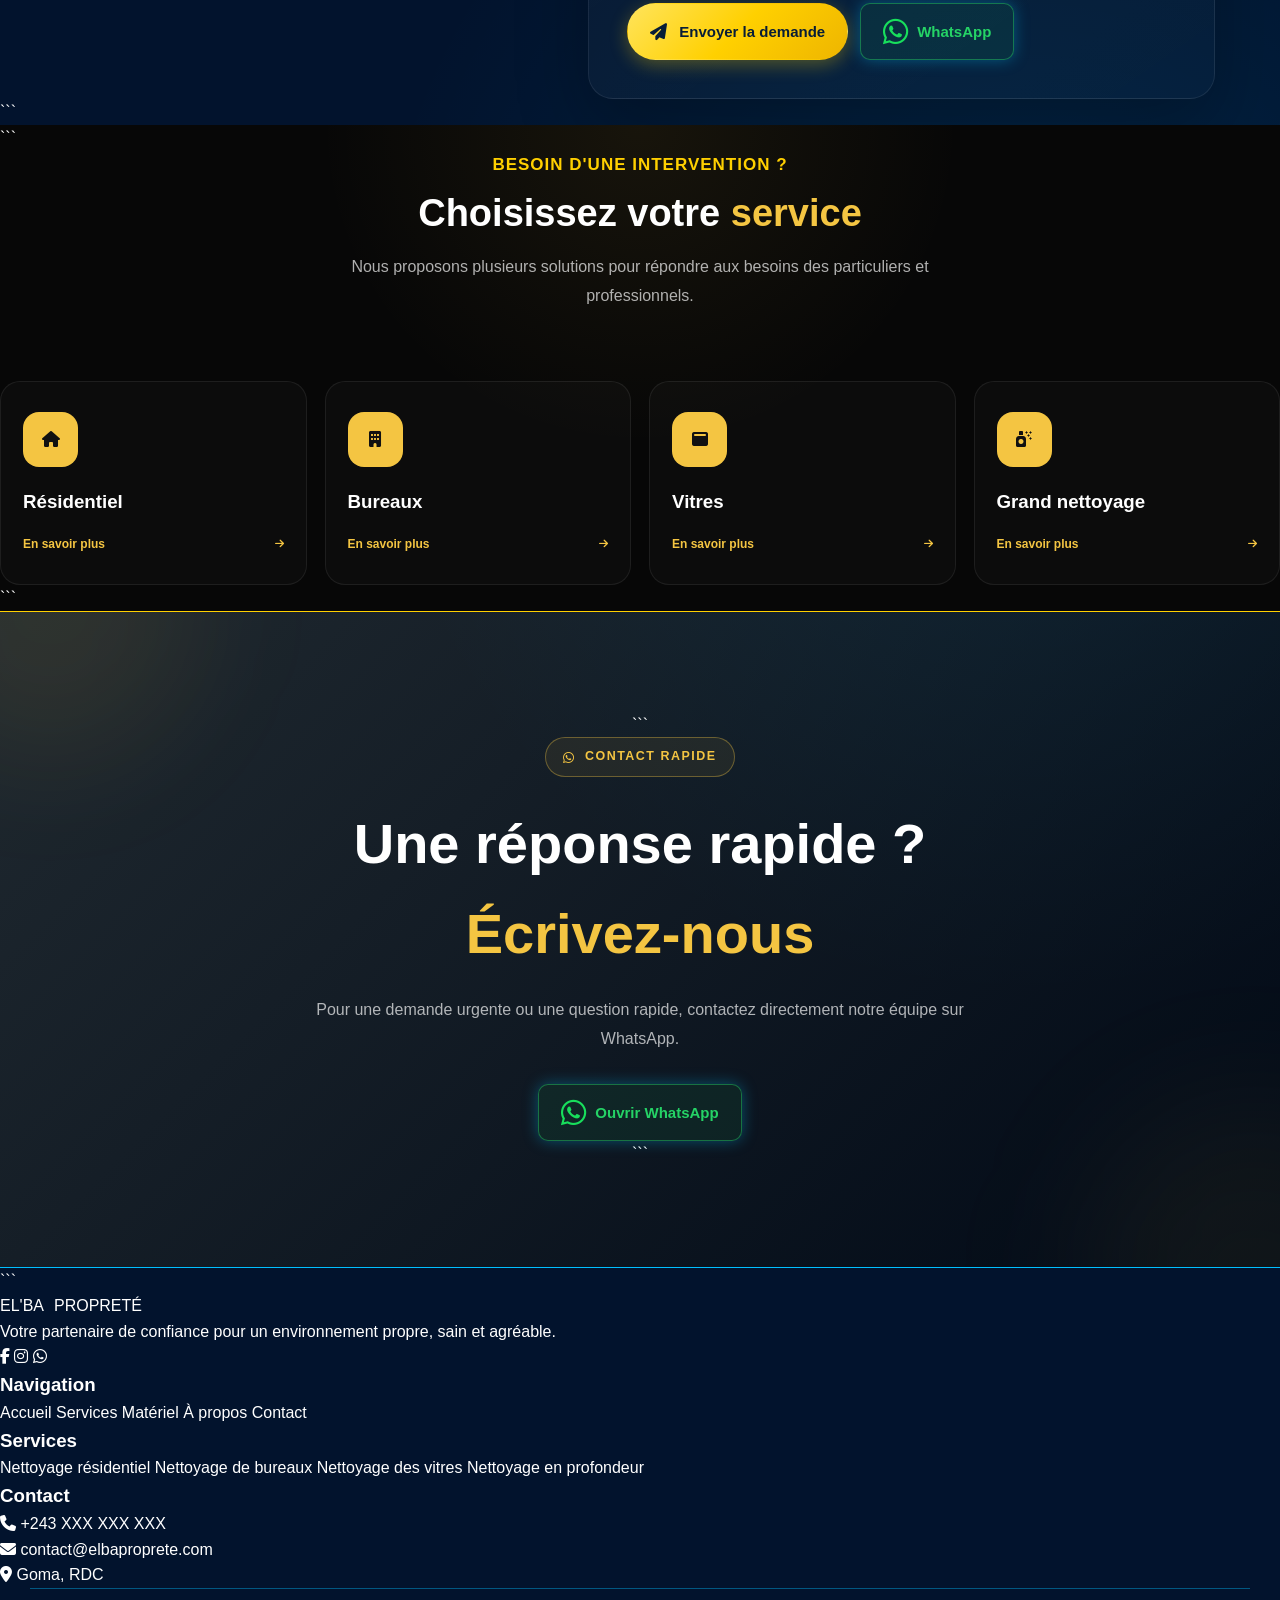
<file: contact.html>
<!DOCTYPE html>

<html lang="fr">

<head>

<meta charset="UTF-8">

<meta name="viewport"
      content="width=device-width, initial-scale=1.0">

<meta name="description"
      content="Contactez EL'BA PROPRETÉ pour demander un service de nettoyage, un devis ou obtenir plus d'informations.">

<title>Contact | EL'BA PROPRETÉ</title>

<link rel="stylesheet" href="style.css">

<!-- Font Awesome 6.5.2 -->
<link rel="stylesheet"
      href="https://cdnjs.cloudflare.com/ajax/libs/font-awesome/6.5.2/css/all.min.css">
</head>

<body>

<!-- =====================================================
     HEADER
===================================================== -->

<header class="header">

<div class="container nav-container">

    <a href="index.html" class="logo">

        <span class="logo-main">
            EL'BA
        </span>

        <span class="logo-sub">
            PROPRETÉ
        </span>

    </a>


    <button class="menu-toggle"
            id="menuToggle"
            aria-label="Ouvrir le menu">

        <i class="fas fa-bars"></i>

    </button>


    <nav class="main-nav" id="mainNav">

        <a href="index.html">
            Accueil
        </a>

        <a href="services.html">
            Services
        </a>

        <a href="materiel.html">
            Matériel
        </a>

        <a href="apropos.html">
            À propos
        </a>

        <a href="contact.html" class="active">
            Contact
        </a>

        <a href="services.html#demande"
           class="nav-btn">

            Demander un service

        </a>

    </nav>

</div>

</header>

<!-- =====================================================
     MAIN
===================================================== -->

<main>

<!-- =====================================================
     HERO
===================================================== -->

<section class="page-hero">

<div class="container">

    <span class="section-badge">

        <i class="fas fa-envelope"></i>

        CONTACTEZ-NOUS

    </span>


    <h1>

        Parlons de votre
        <span>projet de nettoyage</span>

    </h1>


    <p>

        Une question, une demande de service ou un besoin
        de devis ? Notre équipe est à votre écoute.

    </p>

</div>

</section>

<!-- =====================================================
     CONTACT PRINCIPAL
===================================================== -->

<section class="section">

<div class="container">


    <div class="contact-layout">


        <!-- =================================================
             INFORMATIONS
        ================================================== -->

        <div class="contact-info">


            <span class="section-label">
                NOS COORDONNÉES
            </span>


            <h2>

                Nous sommes là pour
                <span>vous répondre</span>

            </h2>


            <p class="contact-intro">

                Contactez EL'BA PROPRETÉ pour toute question,
                demande de devis ou planification d'une
                intervention.

            </p>



            <!-- TELEPHONE -->

            <a href="tel:+243972840963"
               class="contact-info-card">

                <div class="contact-icon">

                    <i class="fas fa-phone"></i>

                </div>

                <div>

                    <span>
                        TÉLÉPHONE
                    </span>

                    <strong>
                        +243 972 840 963
                    </strong>

                </div>

            </a>



            <!-- WHATSAPP -->

            <a href="https://wa.me/243972840963"
               target="_blank"
               rel="noopener"
               class="contact-info-card">

                <div class="contact-icon whatsapp-icon">

                    <i class="fab fa-whatsapp"></i>

                </div>

                <div>

                    <span>
                        WHATSAPP
                    </span>

                    <strong>
                        Écrire sur WhatsApp
                    </strong>

                </div>

            </a>



            <!-- EMAIL -->

            <a href="mailto:contact@elbaproprete.com"
               class="contact-info-card">

                <div class="contact-icon">

                    <i class="fas fa-envelope"></i>

                </div>

                <div>

                    <span>
                        EMAIL
                    </span>

                    <strong>
                        contact@elbaproprete.com
                    </strong>

                </div>

            </a>

            <!-- LOCALISATION -->

            <div class="contact-info-card">

                <div class="contact-icon">

                    <i class="fas fa-location-dot"></i>

                </div>

                <div>

                    <span>
                        LOCALISATION
                    </span>

                    <strong>
                        Goma, RDC
                    </strong>

                </div>

            </div>



            <!-- HORAIRES -->

            <div class="contact-hours">

                <div class="hours-icon">

                    <i class="fas fa-clock"></i>

                </div>

                <div>

                    <h3>
                        Disponibilité
                    </h3>

                    <p>
                        Contactez-nous pour connaître
                        nos disponibilités et organiser
                        votre intervention.
                    </p>

                </div>

            </div>


        </div>



        <!-- =================================================
             FORMULAIRE
        ================================================== -->

        <div class="contact-form-wrapper">


            <div class="form-header">

                <span class="section-label">
                    DEMANDE DE SERVICE
                </span>

                <h2>
                    Demandez votre devis
                </h2>

                <p>
                    Remplissez le formulaire ci-dessous et
                    décrivez-nous votre besoin.
                </p>

            </div>



            <form id="contactForm"
                  class="contact-form">


                <!-- NOM -->

                <div class="form-row">

                    <div class="form-group">

                        <label for="nom">
                            Nom complet *
                        </label>

                        <div class="input-wrapper">

                            <i class="fas fa-user"></i>

                            <input
                                type="text"
                                id="nom"
                                name="nom"
                                placeholder="Votre nom complet"
                                required
                            >

                        </div>

                    </div>



                    <!-- TELEPHONE -->

                    <div class="form-group">

                        <label for="telephone">
                            Téléphone *
                        </label>

                        <div class="input-wrapper">

                            <i class="fas fa-phone"></i>

                            <input
                                type="tel"
                                id="telephone"
                                name="telephone"
                                placeholder="+243 972 840 963"
                                required
                            >

                        </div>

                    </div>

                </div>

                <!-- EMAIL -->

                <div class="form-group">

                    <label for="email">
                        Adresse e-mail
                    </label>

                    <div class="input-wrapper">

                        <i class="fas fa-envelope"></i>

                        <input
                            type="email"
                            id="email"
                            name="email"
                            placeholder="votre@email.com"
                        >

                    </div>

                </div>



                <!-- SERVICE -->

                <div class="form-group">

                    <label for="service">
                        Service souhaité *
                    </label>

                    <div class="input-wrapper">

                        <i class="fas fa-broom"></i>

                        <select
                            id="service"
                            name="service"
                            required
                        >

                            <option value="">
                                Sélectionnez un service
                            </option>

                            <option value="Nettoyage résidentiel">
                                Nettoyage résidentiel
                            </option>

                            <option value="Nettoyage de bureaux">
                                Nettoyage de bureaux
                            </option>

                            <option value="Nettoyage des vitres">
                                Nettoyage des vitres
                            </option>

                            <option value="Nettoyage en profondeur">
                                Nettoyage en profondeur
                            </option>

                            <option value="Autre">
                                Autre demande
                            </option>

                        </select>

                    </div>

                </div>



                <!-- DATE -->

                <div class="form-group">

                    <label for="date">
                        Date souhaitée
                    </label>

                    <div class="input-wrapper">

                        <i class="fas fa-calendar"></i>

                        <input
                            type="date"
                            id="date"
                            name="date"
                        >

                    </div>

                </div>



                <!-- ADRESSE -->

                <div class="form-group">

                    <label for="adresse">
                        Adresse / lieu d'intervention
                    </label>

                    <div class="input-wrapper">

                        <i class="fas fa-location-dot"></i>

                        <input
                            type="text"
                            id="adresse"
                            name="adresse"
                            placeholder="Lieu où le service sera effectué"
                        >

                    </div>

                </div>



                <!-- MESSAGE -->

                <div class="form-group">

                    <label for="message">
                        Votre message *
                    </label>

                    <div class="textarea-wrapper">

                        <i class="fas fa-message"></i>

                        <textarea
                            id="message"
                            name="message"
                            rows="6"
                            placeholder="Décrivez-nous votre besoin..."
                            required
                        ></textarea>

                    </div>

                </div>



                <!-- CONDITIONS -->

                <label class="checkbox-group">

                    <input
                        type="checkbox"
                        id="conditions"
                        required
                    >

                    <span>

                        J'accepte que mes informations soient
                        utilisées pour répondre à ma demande.

                    </span>

                </label>



                <!-- BOUTONS -->

                <div class="form-actions">

                    <button
                        type="submit"
                        class="btn btn-primary">

                        <i class="fas fa-paper-plane"></i>

                        Envoyer la demande

                    </button>


                    <a href="https://wa.me/972840963"
                       target="_blank"
                       rel="noopener"
                       class="btn btn-whatsapp">

                        <i class="fab fa-whatsapp"></i>

                        WhatsApp

                    </a>

                </div>


                <div id="formMessage"
                     class="form-message">
                </div>


            </form>

        </div>

    </div>

</div>
```

</section>

<!-- =====================================================
     SERVICES RAPIDES
===================================================== -->

<section class="section section-dark">

```
<div class="container">


    <div class="section-heading center">

        <span class="section-label">
            BESOIN D'UNE INTERVENTION ?
        </span>


        <h2>

            Choisissez votre
            <span>service</span>

        </h2>


        <p>

            Nous proposons plusieurs solutions pour répondre
            aux besoins des particuliers et professionnels.

        </p>

    </div>



    <div class="contact-services-grid">


        <a href="services.html"
           class="contact-service-card">

            <i class="fas fa-house"></i>

            <h3>
                Résidentiel
            </h3>

            <span>
                En savoir plus
                <i class="fas fa-arrow-right"></i>
            </span>

        </a>



        <a href="services.html"
           class="contact-service-card">

            <i class="fas fa-building"></i>

            <h3>
                Bureaux
            </h3>

            <span>
                En savoir plus
                <i class="fas fa-arrow-right"></i>
            </span>

        </a>



        <a href="services.html"
           class="contact-service-card">

            <i class="fas fa-window-maximize"></i>

            <h3>
                Vitres
            </h3>

            <span>
                En savoir plus
                <i class="fas fa-arrow-right"></i>
            </span>

        </a>



        <a href="services.html"
           class="contact-service-card">

            <i class="fas fa-spray-can-sparkles"></i>

            <h3>
                Grand nettoyage
            </h3>

            <span>
                En savoir plus
                <i class="fas fa-arrow-right"></i>
            </span>

        </a>

    </div>

</div>
```

</section>

<!-- =====================================================
     CTA WHATSAPP
===================================================== -->

<section class="cta-section">

```
<div class="container">

    <div class="cta-content">


        <span class="section-badge">

            <i class="fab fa-whatsapp"></i>

            CONTACT RAPIDE

        </span>


        <h2>

            Une réponse rapide ?
            <span>Écrivez-nous</span>

        </h2>


        <p>

            Pour une demande urgente ou une question rapide,
            contactez directement notre équipe sur WhatsApp.

        </p>


        <div class="cta-actions">

            <a href="https://wa.me/243000000000"
               target="_blank"
               rel="noopener"
               class="btn btn-whatsapp">

                <i class="fab fa-whatsapp"></i>

                Ouvrir WhatsApp

            </a>

        </div>

    </div>

</div>
```

</section>

</main>

<!-- =====================================================
     FOOTER
===================================================== -->

<footer class="footer">

```
<div class="container">


    <div class="footer-grid">


        <div class="footer-brand">

            <a href="index.html" class="logo">

                <span class="logo-main">
                    EL'BA
                </span>

                <span class="logo-sub">
                    PROPRETÉ
                </span>

            </a>


            <p>

                Votre partenaire de confiance pour un
                environnement propre, sain et agréable.

            </p>


            <div class="social-links">

                <a href="#" aria-label="Facebook">
                    <i class="fab fa-facebook-f"></i>
                </a>

                <a href="#" aria-label="Instagram">
                    <i class="fab fa-instagram"></i>
                </a>

                <a href="#" aria-label="WhatsApp">
                    <i class="fab fa-whatsapp"></i>
                </a>

            </div>

        </div>



        <div class="footer-column">

            <h3>
                Navigation
            </h3>

            <a href="index.html">
                Accueil
            </a>

            <a href="services.html">
                Services
            </a>

            <a href="materiel.html">
                Matériel
            </a>

            <a href="apropos.html">
                À propos
            </a>

            <a href="contact.html">
                Contact
            </a>

        </div>



        <div class="footer-column">

            <h3>
                Services
            </h3>

            <a href="services.html">
                Nettoyage résidentiel
            </a>

            <a href="services.html">
                Nettoyage de bureaux
            </a>

            <a href="services.html">
                Nettoyage des vitres
            </a>

            <a href="services.html">
                Nettoyage en profondeur
            </a>

        </div>



        <div class="footer-column">

            <h3>
                Contact
            </h3>

            <p>
                <i class="fas fa-phone"></i>
                +243 XXX XXX XXX
            </p>

            <p>
                <i class="fas fa-envelope"></i>
                contact@elbaproprete.com
            </p>

            <p>
                <i class="fas fa-location-dot"></i>
                Goma, RDC
            </p>

        </div>

    </div>



    <div class="footer-bottom">

        <p>
            © 2026 EL'BA PROPRETÉ.
            Tous droits réservés.
        </p>

        <p>
            Propreté • Qualité • Professionnalisme
        </p>

    </div>

</div>


</footer>

<!-- =====================================================
     JAVASCRIPT
===================================================== -->

<script>

const menuToggle =
    document.getElementById("menuToggle");

const mainNav =
    document.getElementById("mainNav");


if (menuToggle && mainNav) {

    menuToggle.addEventListener("click", function () {

        mainNav.classList.toggle("active");

        menuToggle.classList.toggle("active");

    });


    document.querySelectorAll(".main-nav a")
        .forEach(function (link) {

            link.addEventListener("click", function () {

                mainNav.classList.remove("active");

                menuToggle.classList.remove("active");

            });

        });

}
document.addEventListener("DOMContentLoaded", function () {

    /* ==========================================
       MENU MOBILE
    ========================================== */

    const menuToggle = document.querySelector(".menu-toggle");
    const mainNav = document.querySelector(".main-nav");

    if (menuToggle && mainNav) {
        menuToggle.addEventListener("click", function () {
            mainNav.classList.toggle("active");
            menuToggle.classList.toggle("active");
        });
    }


    /* ==========================================
       FORMULAIRE DE DEMANDE DE SERVICE
    ========================================== */

    const contactForm = document.getElementById("contactForm");
    const formMessage = document.getElementById("formMessage");

    if (contactForm) {

        contactForm.addEventListener("submit", function (event) {

            event.preventDefault();

            /* ==========================================
               NUMÉRO WHATSAPP EL'BA PROPRETÉ

               IMPORTANT :
               Remplace le numéro ci-dessous par
               le vrai numéro WhatsApp de EL'BA.
               
               Exemple :
               243971234567

               Ne mets pas :
               +243 971 234 567
               ========================================== */

            const whatsappNumber = "243000000000";


            /* ==========================================
               RÉCUPÉRATION DES INFORMATIONS
            ========================================== */

            const nom = document.getElementById("nom")?.value.trim() || "";
            const telephone = document.getElementById("telephone")?.value.trim() || "";
            const email = document.getElementById("email")?.value.trim() || "";
            const service = document.getElementById("service")?.value || "";
            const date = document.getElementById("date")?.value || "";
            const adresse = document.getElementById("adresse")?.value.trim() || "";
            const message = document.getElementById("message")?.value.trim() || "";


            /* ==========================================
               VALIDATION
            ========================================== */

            if (!nom || !telephone || !service || !message) {

                if (formMessage) {
                    formMessage.innerHTML = `
                        <div class="form-error">
                            <i class="fa-solid fa-circle-exclamation"></i>
                            Veuillez remplir tous les champs obligatoires.
                        </div>
                    `;
                }

                return;
            }


            /* ==========================================
               FORMATAGE DE LA DATE
            ========================================== */

            let dateFormatee = "Non précisée";

            if (date) {
                const dateObj = new Date(date + "T00:00:00");

                dateFormatee = dateObj.toLocaleDateString("fr-FR", {
                    day: "2-digit",
                    month: "2-digit",
                    year: "numeric"
                });
            }


            /* ==========================================
               CRÉATION DU MESSAGE WHATSAPP
            ========================================== */

            const whatsappMessage =
`🧹 *DEMANDE DE SERVICE — EL'BA PROPRETÉ*

Bonjour EL'BA PROPRETÉ,

Je souhaite demander un service de nettoyage.

👤 *Nom :*
${nom}

📞 *Téléphone :*
${telephone}

📧 *Email :*
${email || "Non précisé"}

🧹 *Service demandé :*
${service}

📅 *Date souhaitée :*
${dateFormatee}

📍 *Adresse / lieu d'intervention :*
${adresse || "Non précisée"}

📝 *Message / détails :*
${message}

Merci de me contacter pour confirmer la demande et obtenir les informations nécessaires.

— Demande envoyée depuis le site EL'BA PROPRETÉ`;


            /* ==========================================
               ENCODAGE DU MESSAGE
            ========================================== */

            const encodedMessage = encodeURIComponent(whatsappMessage);


            /* ==========================================
               LIEN WHATSAPP
            ========================================== */

            const whatsappURL =
                `https://wa.me/${whatsappNumber}?text=${encodedMessage}`;


            /* ==========================================
               MESSAGE DE CONFIRMATION
            ========================================== */

            if (formMessage) {

                formMessage.innerHTML = `
                    <div class="form-success">
                        <i class="fa-brands fa-whatsapp"></i>
                        Votre demande est prête.
                        WhatsApp va s'ouvrir pour vous permettre
                        de l'envoyer à EL'BA PROPRETÉ.
                    </div>
                `;
            }


            /* ==========================================
               OUVERTURE WHATSAPP
            ========================================== */

            setTimeout(function () {
                window.open(whatsappURL, "_blank");
            }, 500);

        });
    }


    /* ==========================================
       BOUTON WHATSAPP RAPIDE
    ========================================== */

    const whatsappButton = document.querySelector(".btn-whatsapp");

    if (whatsappButton) {

        whatsappButton.addEventListener("click", function () {

            const whatsappNumber = "243000000000";

            const message =
                "Bonjour EL'BA PROPRETÉ, je souhaite obtenir des informations concernant vos services de nettoyage.";

            const url =
                `https://wa.me/${whatsappNumber}?text=${encodeURIComponent(message)}`;

            window.open(url, "_blank");
        });
    }

});
</script>

</body>

</html>
</file>
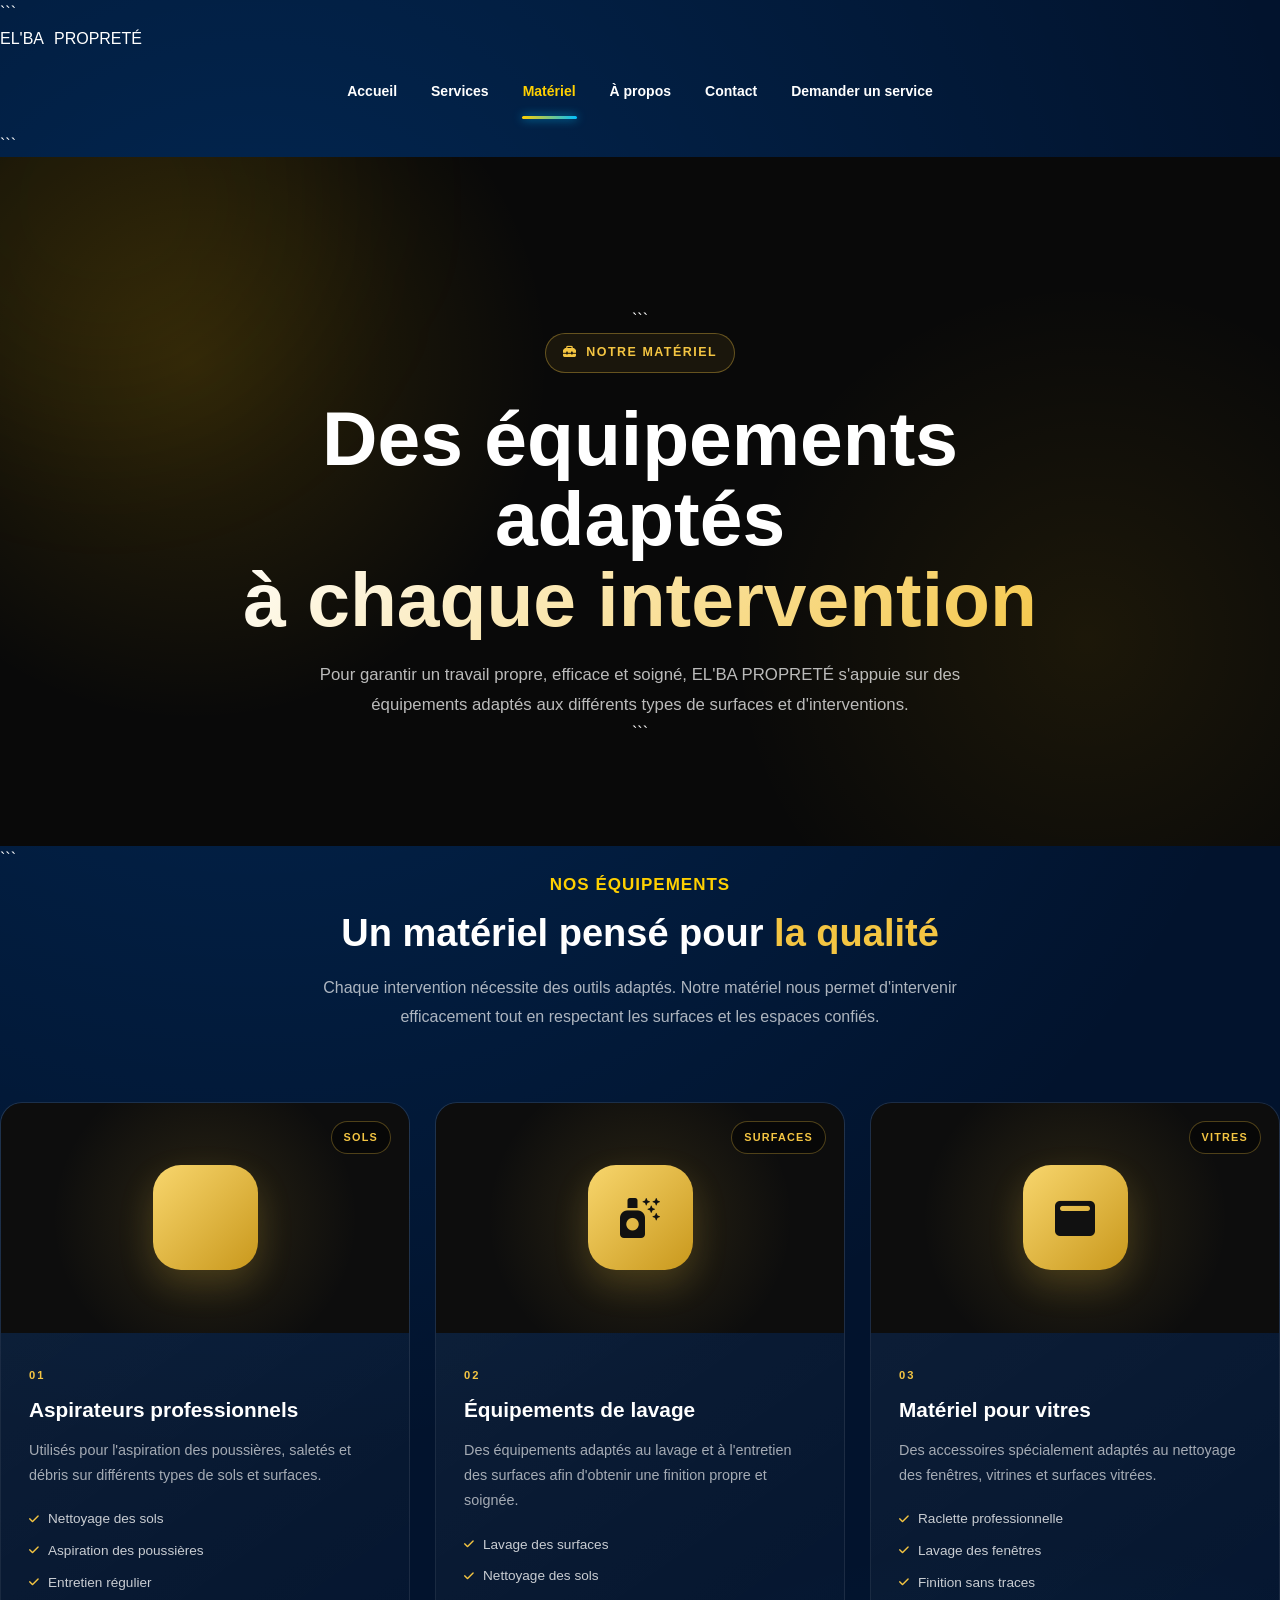
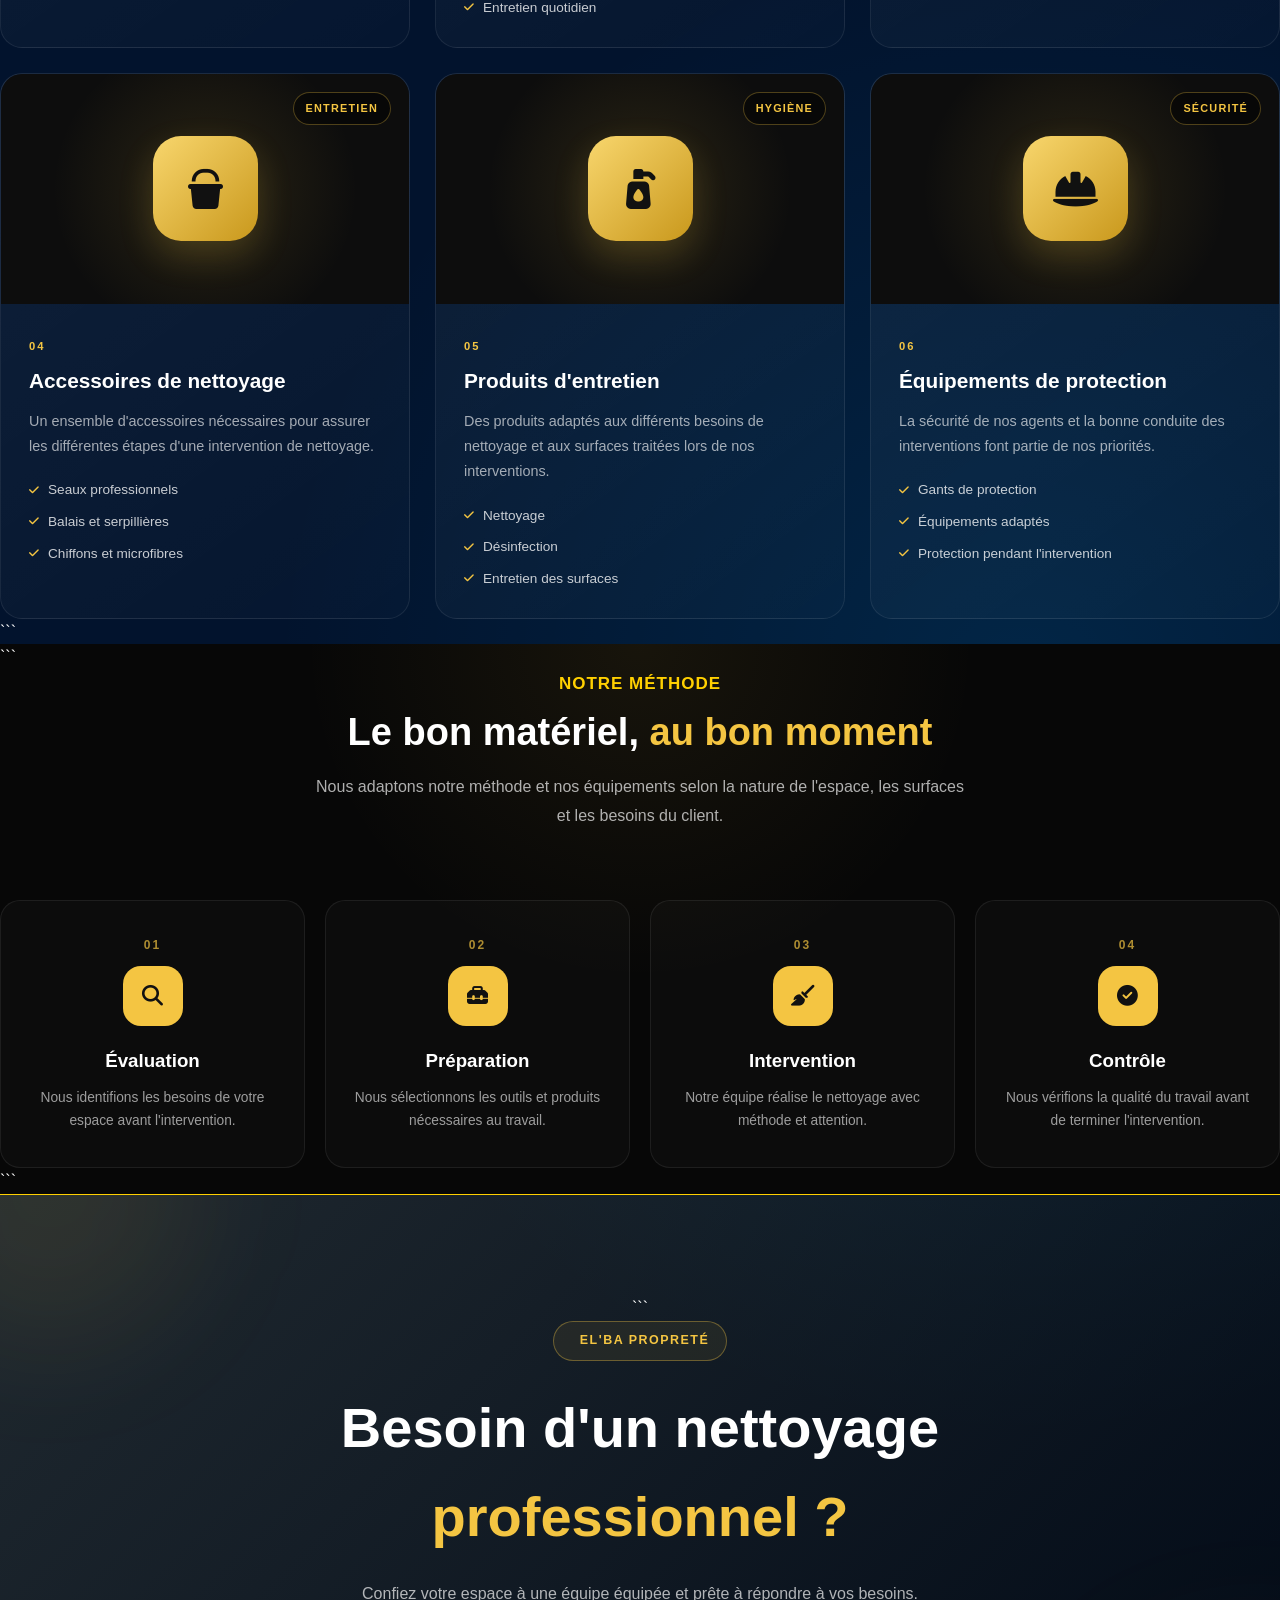
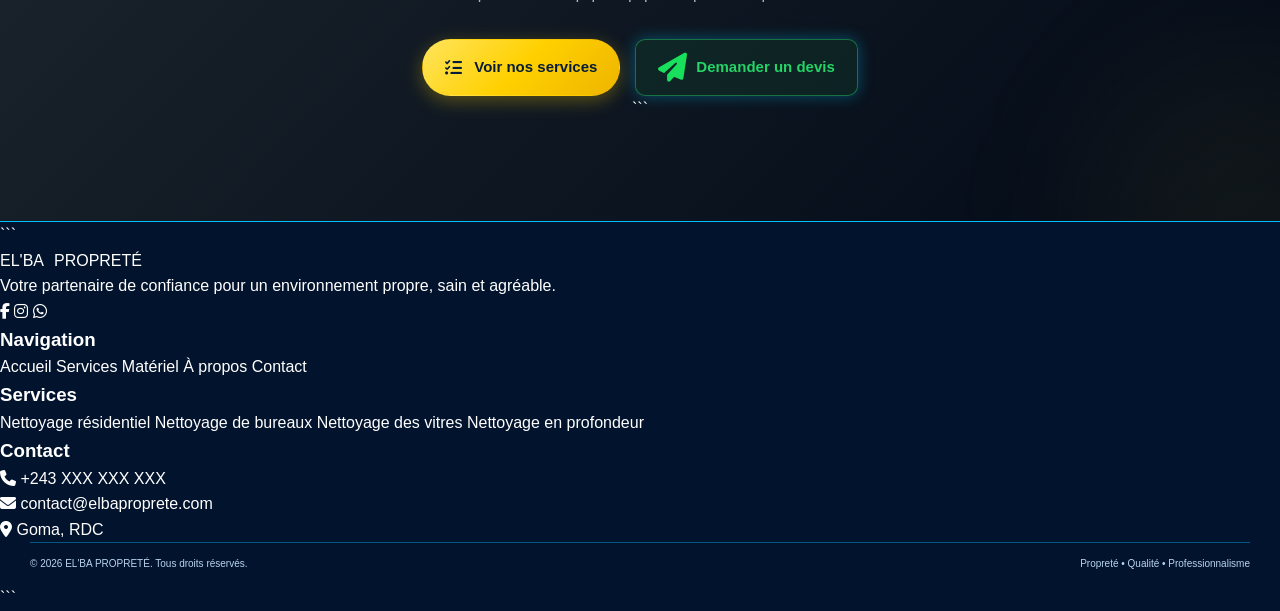
<file: materiel.html>
<!DOCTYPE html>

<html lang="fr">

<head>

```
<meta charset="UTF-8">

<meta name="viewport"
      content="width=device-width, initial-scale=1.0">

<meta name="description"
      content="Découvrez le matériel et les équipements utilisés par EL'BA PROPRETÉ pour garantir des prestations de nettoyage professionnelles.">

<title>Notre Matériel | EL'BA PROPRETÉ</title>

<!-- CSS principal -->
<link rel="stylesheet" href="style.css">

<!-- Font Awesome -->
<link rel="stylesheet"
      href="https://cdnjs.cloudflare.com/ajax/libs/font-awesome/6.5.2/css/all.min.css">


</head>

<body>

<!-- =====================================================
     HEADER
===================================================== -->

<header class="header">


<div class="container nav-container">

    <a href="index.html" class="logo">

        <span class="logo-main">
            EL'BA
        </span>

        <span class="logo-sub">
            PROPRETÉ
        </span>

    </a>


    <button class="menu-toggle"
            id="menuToggle"
            aria-label="Ouvrir le menu">

        <i class="fas fa-bars"></i>

    </button>


    <nav class="main-nav" id="mainNav">

        <a href="index.html">
            Accueil
        </a>

        <a href="services.html">
            Services
        </a>

        <a href="materiel.html" class="active">
            Matériel
        </a>

        <a href="apropos.html">
            À propos
        </a>

        <a href="contact.html">
            Contact
        </a>

        <a href="services.html#demande"
           class="nav-btn">

            Demander un service

        </a>

    </nav>

</div>
```

</header>

<!-- =====================================================
     CONTENU PRINCIPAL
===================================================== -->

<main>

<!-- =====================================================
     HERO
===================================================== -->

<section class="page-hero">

```
<div class="container">

    <span class="section-badge">

        <i class="fas fa-toolbox"></i>

        NOTRE MATÉRIEL

    </span>


    <h1>

        Des équipements adaptés
        <span>à chaque intervention</span>

    </h1>


    <p>

        Pour garantir un travail propre, efficace et soigné,
        EL'BA PROPRETÉ s'appuie sur des équipements adaptés
        aux différents types de surfaces et d'interventions.

    </p>

</div>
```

</section>

<!-- =====================================================
     INTRODUCTION
===================================================== -->

<section class="section">

```
<div class="container">


    <div class="section-heading center">

        <span class="section-label">
            NOS ÉQUIPEMENTS
        </span>


        <h2>

            Un matériel pensé pour
            <span>la qualité</span>

        </h2>


        <p>

            Chaque intervention nécessite des outils adaptés.
            Notre matériel nous permet d'intervenir efficacement
            tout en respectant les surfaces et les espaces confiés.

        </p>

    </div>



    <!-- =================================================
         GRILLE MATÉRIEL
    ================================================== -->

    <div class="equipment-grid">


        <!-- MATÉRIEL 01 -->

        <article class="equipment-card">

            <div class="equipment-image">

                <div class="equipment-placeholder">

                    <i class="fas fa-vacuum"></i>

                </div>

                <span class="equipment-tag">
                    SOLS
                </span>

            </div>


            <div class="equipment-content">

                <span class="equipment-number">
                    01
                </span>

                <h3>
                    Aspirateurs professionnels
                </h3>

                <p>

                    Utilisés pour l'aspiration des poussières,
                    saletés et débris sur différents types de sols
                    et surfaces.

                </p>


                <ul>

                    <li>
                        <i class="fas fa-check"></i>
                        Nettoyage des sols
                    </li>

                    <li>
                        <i class="fas fa-check"></i>
                        Aspiration des poussières
                    </li>

                    <li>
                        <i class="fas fa-check"></i>
                        Entretien régulier
                    </li>

                </ul>

            </div>

        </article>



        <!-- MATÉRIEL 02 -->

        <article class="equipment-card">

            <div class="equipment-image">

                <div class="equipment-placeholder">

                    <i class="fas fa-spray-can-sparkles"></i>

                </div>

                <span class="equipment-tag">
                    SURFACES
                </span>

            </div>


            <div class="equipment-content">

                <span class="equipment-number">
                    02
                </span>

                <h3>
                    Équipements de lavage
                </h3>

                <p>

                    Des équipements adaptés au lavage et à
                    l'entretien des surfaces afin d'obtenir
                    une finition propre et soignée.

                </p>


                <ul>

                    <li>
                        <i class="fas fa-check"></i>
                        Lavage des surfaces
                    </li>

                    <li>
                        <i class="fas fa-check"></i>
                        Nettoyage des sols
                    </li>

                    <li>
                        <i class="fas fa-check"></i>
                        Entretien quotidien
                    </li>

                </ul>

            </div>

        </article>



        <!-- MATÉRIEL 03 -->

        <article class="equipment-card">

            <div class="equipment-image">

                <div class="equipment-placeholder">

                    <i class="fas fa-window-maximize"></i>

                </div>

                <span class="equipment-tag">
                    VITRES
                </span>

            </div>


            <div class="equipment-content">

                <span class="equipment-number">
                    03
                </span>

                <h3>
                    Matériel pour vitres
                </h3>

                <p>

                    Des accessoires spécialement adaptés au
                    nettoyage des fenêtres, vitrines et surfaces
                    vitrées.

                </p>


                <ul>

                    <li>
                        <i class="fas fa-check"></i>
                        Raclette professionnelle
                    </li>

                    <li>
                        <i class="fas fa-check"></i>
                        Lavage des fenêtres
                    </li>

                    <li>
                        <i class="fas fa-check"></i>
                        Finition sans traces
                    </li>

                </ul>

            </div>

        </article>



        <!-- MATÉRIEL 04 -->

        <article class="equipment-card">

            <div class="equipment-image">

                <div class="equipment-placeholder">

                    <i class="fas fa-bucket"></i>

                </div>

                <span class="equipment-tag">
                    ENTRETIEN
                </span>

            </div>


            <div class="equipment-content">

                <span class="equipment-number">
                    04
                </span>

                <h3>
                    Accessoires de nettoyage
                </h3>

                <p>

                    Un ensemble d'accessoires nécessaires pour
                    assurer les différentes étapes d'une intervention
                    de nettoyage.

                </p>


                <ul>

                    <li>
                        <i class="fas fa-check"></i>
                        Seaux professionnels
                    </li>

                    <li>
                        <i class="fas fa-check"></i>
                        Balais et serpillières
                    </li>

                    <li>
                        <i class="fas fa-check"></i>
                        Chiffons et microfibres
                    </li>

                </ul>

            </div>

        </article>



        <!-- MATÉRIEL 05 -->

        <article class="equipment-card">

            <div class="equipment-image">

                <div class="equipment-placeholder">

                    <i class="fas fa-pump-soap"></i>

                </div>

                <span class="equipment-tag">
                    HYGIÈNE
                </span>

            </div>


            <div class="equipment-content">

                <span class="equipment-number">
                    05
                </span>

                <h3>
                    Produits d'entretien
                </h3>

                <p>

                    Des produits adaptés aux différents besoins
                    de nettoyage et aux surfaces traitées lors
                    de nos interventions.

                </p>


                <ul>

                    <li>
                        <i class="fas fa-check"></i>
                        Nettoyage
                    </li>

                    <li>
                        <i class="fas fa-check"></i>
                        Désinfection
                    </li>

                    <li>
                        <i class="fas fa-check"></i>
                        Entretien des surfaces
                    </li>

                </ul>

            </div>

        </article>



        <!-- MATÉRIEL 06 -->

        <article class="equipment-card">

            <div class="equipment-image">

                <div class="equipment-placeholder">

                    <i class="fas fa-hard-hat"></i>

                </div>

                <span class="equipment-tag">
                    SÉCURITÉ
                </span>

            </div>


            <div class="equipment-content">

                <span class="equipment-number">
                    06
                </span>

                <h3>
                    Équipements de protection
                </h3>

                <p>

                    La sécurité de nos agents et la bonne conduite
                    des interventions font partie de nos priorités.

                </p>


                <ul>

                    <li>
                        <i class="fas fa-check"></i>
                        Gants de protection
                    </li>

                    <li>
                        <i class="fas fa-check"></i>
                        Équipements adaptés
                    </li>

                    <li>
                        <i class="fas fa-check"></i>
                        Protection pendant l'intervention
                    </li>

                </ul>

            </div>

        </article>


    </div>

</div>
```

</section>

<!-- =====================================================
     PROCESSUS
===================================================== -->

<section class="section section-dark">

```
<div class="container">


    <div class="section-heading center">

        <span class="section-label">
            NOTRE MÉTHODE
        </span>


        <h2>

            Le bon matériel,
            <span>au bon moment</span>

        </h2>


        <p>

            Nous adaptons notre méthode et nos équipements
            selon la nature de l'espace, les surfaces et
            les besoins du client.

        </p>

    </div>



    <div class="process-grid">


        <div class="process-card">

            <div class="process-number">
                01
            </div>

            <i class="fas fa-magnifying-glass"></i>

            <h3>
                Évaluation
            </h3>

            <p>

                Nous identifions les besoins de votre espace
                avant l'intervention.

            </p>

        </div>



        <div class="process-card">

            <div class="process-number">
                02
            </div>

            <i class="fas fa-toolbox"></i>

            <h3>
                Préparation
            </h3>

            <p>

                Nous sélectionnons les outils et produits
                nécessaires au travail.

            </p>

        </div>



        <div class="process-card">

            <div class="process-number">
                03
            </div>

            <i class="fas fa-broom"></i>

            <h3>
                Intervention
            </h3>

            <p>

                Notre équipe réalise le nettoyage avec
                méthode et attention.

            </p>

        </div>



        <div class="process-card">

            <div class="process-number">
                04
            </div>

            <i class="fas fa-check-circle"></i>

            <h3>
                Contrôle
            </h3>

            <p>

                Nous vérifions la qualité du travail avant
                de terminer l'intervention.

            </p>

        </div>


    </div>

</div>
```

</section>

<!-- =====================================================
     CTA
===================================================== -->

<section class="cta-section">

```
<div class="container">

    <div class="cta-content">


        <span class="section-badge">

            <i class="fas fa-sparkles"></i>

            EL'BA PROPRETÉ

        </span>


        <h2>

            Besoin d'un nettoyage
            <span>professionnel ?</span>

        </h2>


        <p>

            Confiez votre espace à une équipe équipée
            et prête à répondre à vos besoins.

        </p>


        <div class="cta-actions">


            <a href="services.html"
               class="btn btn-primary">

                <i class="fas fa-list-check"></i>

                Voir nos services

            </a>


            <a href="contact.html"
               class="btn btn-whatsapp">

                <i class="fas fa-paper-plane"></i>

                Demander un devis

            </a>


        </div>

    </div>

</div>
```

</section>

</main>

<!-- =====================================================
     FOOTER
===================================================== -->

<footer class="footer">

```
<div class="container">


    <div class="footer-grid">


        <div class="footer-brand">

            <a href="index.html"
               class="logo">

                <span class="logo-main">
                    EL'BA
                </span>

                <span class="logo-sub">
                    PROPRETÉ
                </span>

            </a>


            <p>

                Votre partenaire de confiance pour un
                environnement propre, sain et agréable.

            </p>


            <div class="social-links">

                <a href="#"
                   aria-label="Facebook">

                    <i class="fab fa-facebook-f"></i>

                </a>


                <a href="#"
                   aria-label="Instagram">

                    <i class="fab fa-instagram"></i>

                </a>


                <a href="#"
                   aria-label="WhatsApp">

                    <i class="fab fa-whatsapp"></i>

                </a>

            </div>

        </div>



        <div class="footer-column">

            <h3>
                Navigation
            </h3>

            <a href="index.html">
                Accueil
            </a>

            <a href="services.html">
                Services
            </a>

            <a href="materiel.html">
                Matériel
            </a>

            <a href="apropos.html">
                À propos
            </a>

            <a href="contact.html">
                Contact
            </a>

        </div>



        <div class="footer-column">

            <h3>
                Services
            </h3>

            <a href="services.html">
                Nettoyage résidentiel
            </a>

            <a href="services.html">
                Nettoyage de bureaux
            </a>

            <a href="services.html">
                Nettoyage des vitres
            </a>

            <a href="services.html">
                Nettoyage en profondeur
            </a>

        </div>



        <div class="footer-column">

            <h3>
                Contact
            </h3>


            <p>

                <i class="fas fa-phone"></i>

                +243 XXX XXX XXX

            </p>


            <p>

                <i class="fas fa-envelope"></i>

                contact@elbaproprete.com

            </p>


            <p>

                <i class="fas fa-location-dot"></i>

                Goma, RDC

            </p>

        </div>

    </div>



    <div class="footer-bottom">

        <p>

            © 2026 EL'BA PROPRETÉ.
            Tous droits réservés.

        </p>


        <p>

            Propreté • Qualité • Professionnalisme

        </p>

    </div>

</div>
```

</footer>

<!-- =====================================================
     MENU MOBILE
===================================================== -->

<script>

const menuToggle =
    document.getElementById("menuToggle");

const mainNav =
    document.getElementById("mainNav");


if (menuToggle && mainNav) {

    menuToggle.addEventListener("click", function () {

        mainNav.classList.toggle("active");

        menuToggle.classList.toggle("active");

    });


    document.querySelectorAll(".main-nav a")
        .forEach(function (link) {

            link.addEventListener("click", function () {

                mainNav.classList.remove("active");

                menuToggle.classList.remove("active");

            });

        });

}

</script>

</body>

</html>
</file>
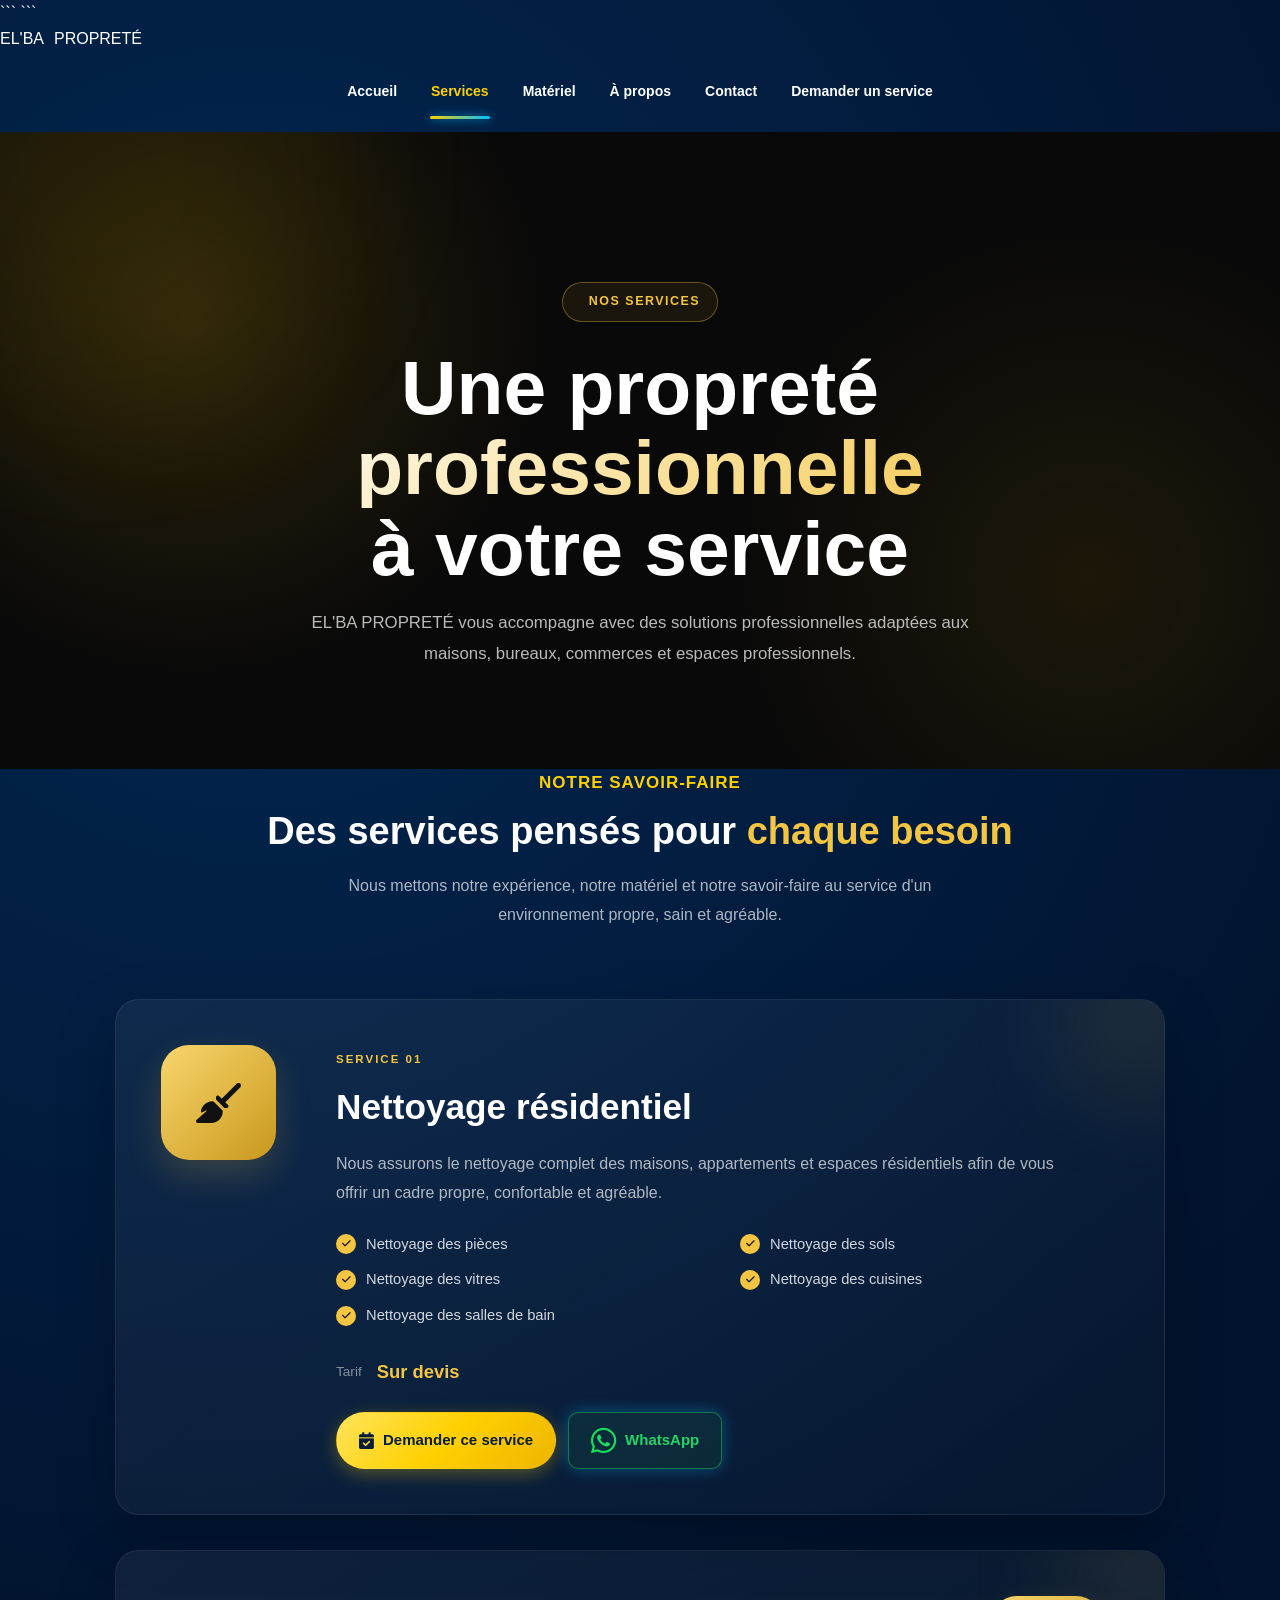
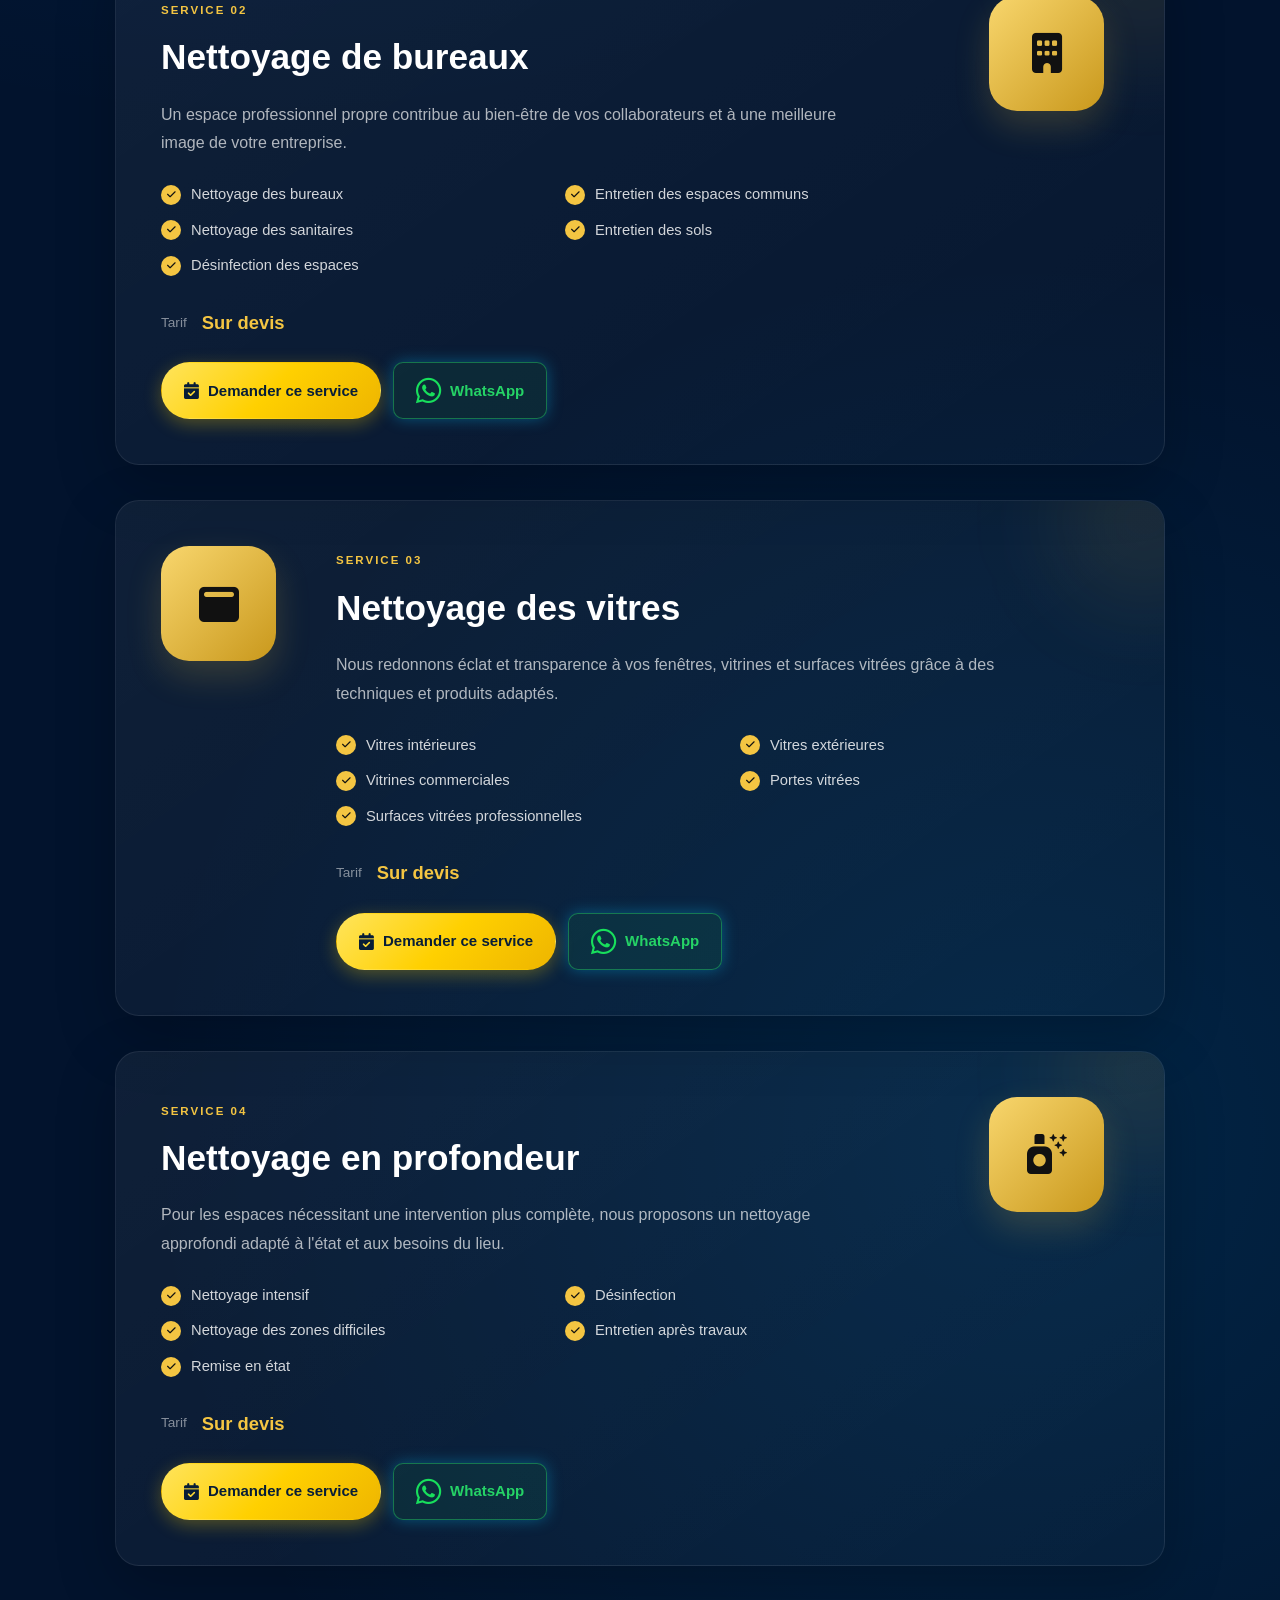
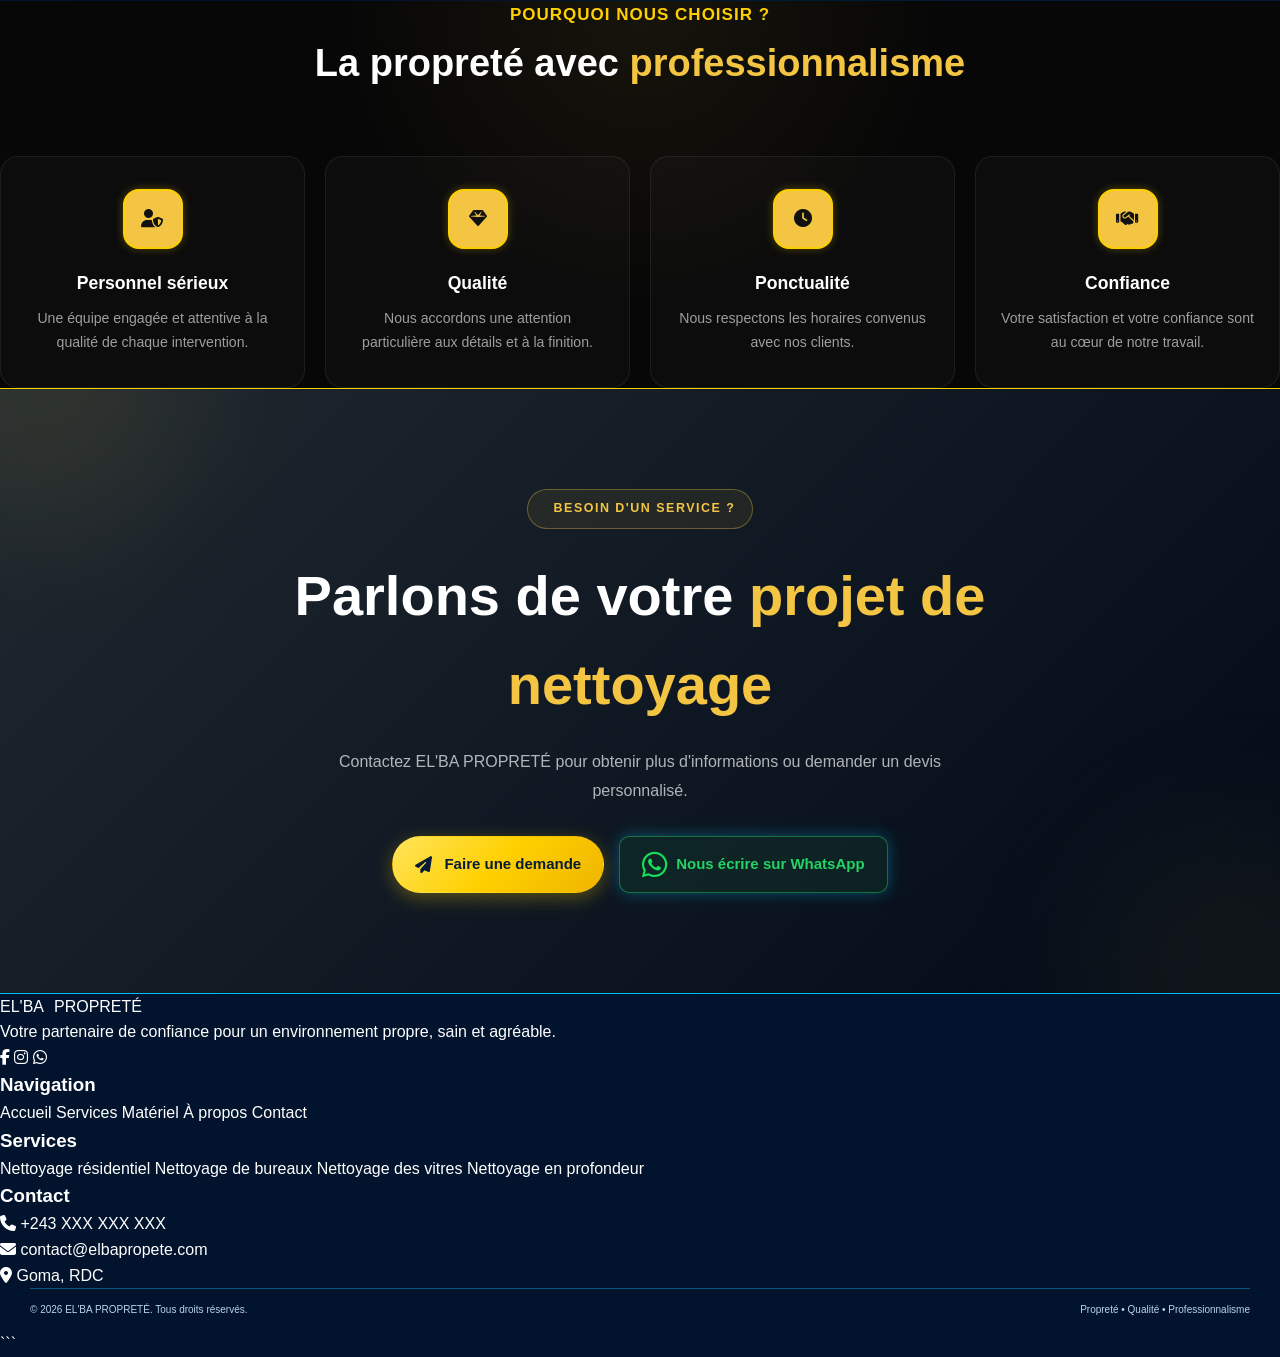
<file: services.html>
<!DOCTYPE html>

<html lang="fr">

<head>
    <meta charset="UTF-8">
    <meta name="viewport" content="width=device-width, initial-scale=1.0">

```
<title>Nos Services | EL'BA PROPRETÉ</title>

<meta name="description"
    content="Découvrez les services professionnels de nettoyage et d'entretien proposés par EL'BA PROPRETÉ.">

<link rel="stylesheet" href="style.css">

<!-- Font Awesome -->
<link rel="stylesheet"
    href="https://cdnjs.cloudflare.com/ajax/libs/font-awesome/6.5.2/css/all.min.css">
```

</head>

<body>

<!-- =========================
     HEADER
========================== -->

<header class="header">

    <div class="container nav-container">

        <a href="index.html" class="logo">
            <span class="logo-main">EL'BA</span>
            <span class="logo-sub">PROPRETÉ</span>
        </a>

        <button class="menu-toggle" id="menuToggle" aria-label="Ouvrir le menu">
            <i class="fas fa-bars"></i>
        </button>

        <nav class="main-nav" id="mainNav">

            <a href="index.html">Accueil</a>

            <a href="services.html" class="active">
                Services
            </a>

            <a href="materiel.html">
                Matériel
            </a>

            <a href="apropos.html">
                À propos
            </a>

            <a href="contact.html">
                Contact
            </a>

            <a href="services.html#demande" class="nav-btn">
                Demander un service
            </a>

        </nav>

    </div>

</header>


<!-- =========================
     HERO SERVICES
========================== -->

<main>

    <section class="page-hero">

        <div class="container">

            <span class="section-badge">
                <i class="fas fa-sparkles"></i>
                NOS SERVICES
            </span>

            <h1>
                Une propreté
                <span>professionnelle</span>
                à votre service
            </h1>

            <p>
                EL'BA PROPRETÉ vous accompagne avec des solutions
                professionnelles adaptées aux maisons, bureaux,
                commerces et espaces professionnels.
            </p>

        </div>

    </section>


    <!-- =========================
         INTRODUCTION
    ========================== -->

    <section class="section">

        <div class="container">

            <div class="section-heading center">

                <span class="section-label">
                    NOTRE SAVOIR-FAIRE
                </span>

                <h2>
                    Des services pensés pour
                    <span>chaque besoin</span>
                </h2>

                <p>
                    Nous mettons notre expérience, notre matériel et
                    notre savoir-faire au service d'un environnement
                    propre, sain et agréable.
                </p>

            </div>


            <!-- =========================
                 SERVICE 01
            ========================== -->

            <article class="service-detail">

                <div class="service-detail-icon">
                    <i class="fas fa-broom"></i>
                </div>

                <div class="service-detail-content">

                    <span class="service-number">
                        SERVICE 01
                    </span>

                    <h3>
                        Nettoyage résidentiel
                    </h3>

                    <p>
                        Nous assurons le nettoyage complet des maisons,
                        appartements et espaces résidentiels afin de
                        vous offrir un cadre propre, confortable et
                        agréable.
                    </p>

                    <ul class="service-list">

                        <li>
                            <i class="fas fa-check"></i>
                            Nettoyage des pièces
                        </li>

                        <li>
                            <i class="fas fa-check"></i>
                            Nettoyage des sols
                        </li>

                        <li>
                            <i class="fas fa-check"></i>
                            Nettoyage des vitres
                        </li>

                        <li>
                            <i class="fas fa-check"></i>
                            Nettoyage des cuisines
                        </li>

                        <li>
                            <i class="fas fa-check"></i>
                            Nettoyage des salles de bain
                        </li>

                    </ul>

                    <div class="service-price">
                        <span>Tarif</span>
                        <strong>Sur devis</strong>
                    </div>

                    <div class="service-actions">

                        <a href="contact.html" class="btn btn-primary">
                            <i class="fas fa-calendar-check"></i>
                            Demander ce service
                        </a>

                        <a href="https://wa.me/243000000000"
                           class="btn btn-whatsapp"
                           target="_blank"
                           rel="noopener">

                            <i class="fab fa-whatsapp"></i>
                            WhatsApp

                        </a>

                    </div>

                </div>

            </article>


            <!-- =========================
                 SERVICE 02
            ========================== -->

            <article class="service-detail reverse">

                <div class="service-detail-icon">
                    <i class="fas fa-building"></i>
                </div>

                <div class="service-detail-content">

                    <span class="service-number">
                        SERVICE 02
                    </span>

                    <h3>
                        Nettoyage de bureaux
                    </h3>

                    <p>
                        Un espace professionnel propre contribue au
                        bien-être de vos collaborateurs et à une
                        meilleure image de votre entreprise.
                    </p>

                    <ul class="service-list">

                        <li>
                            <i class="fas fa-check"></i>
                            Nettoyage des bureaux
                        </li>

                        <li>
                            <i class="fas fa-check"></i>
                            Entretien des espaces communs
                        </li>

                        <li>
                            <i class="fas fa-check"></i>
                            Nettoyage des sanitaires
                        </li>

                        <li>
                            <i class="fas fa-check"></i>
                            Entretien des sols
                        </li>

                        <li>
                            <i class="fas fa-check"></i>
                            Désinfection des espaces
                        </li>

                    </ul>

                    <div class="service-price">
                        <span>Tarif</span>
                        <strong>Sur devis</strong>
                    </div>

                    <div class="service-actions">

                        <a href="contact.html" class="btn btn-primary">
                            <i class="fas fa-calendar-check"></i>
                            Demander ce service
                        </a>

                        <a href="https://wa.me/243000000000"
                           class="btn btn-whatsapp"
                           target="_blank"
                           rel="noopener">

                            <i class="fab fa-whatsapp"></i>
                            WhatsApp

                        </a>

                    </div>

                </div>

            </article>


            <!-- =========================
                 SERVICE 03
            ========================== -->

            <article class="service-detail">

                <div class="service-detail-icon">
                    <i class="fas fa-window-maximize"></i>
                </div>

                <div class="service-detail-content">

                    <span class="service-number">
                        SERVICE 03
                    </span>

                    <h3>
                        Nettoyage des vitres
                    </h3>

                    <p>
                        Nous redonnons éclat et transparence à vos
                        fenêtres, vitrines et surfaces vitrées grâce
                        à des techniques et produits adaptés.
                    </p>

                    <ul class="service-list">

                        <li>
                            <i class="fas fa-check"></i>
                            Vitres intérieures
                        </li>

                        <li>
                            <i class="fas fa-check"></i>
                            Vitres extérieures
                        </li>

                        <li>
                            <i class="fas fa-check"></i>
                            Vitrines commerciales
                        </li>

                        <li>
                            <i class="fas fa-check"></i>
                            Portes vitrées
                        </li>

                        <li>
                            <i class="fas fa-check"></i>
                            Surfaces vitrées professionnelles
                        </li>

                    </ul>

                    <div class="service-price">
                        <span>Tarif</span>
                        <strong>Sur devis</strong>
                    </div>

                    <div class="service-actions">

                        <a href="contact.html" class="btn btn-primary">
                            <i class="fas fa-calendar-check"></i>
                            Demander ce service
                        </a>

                        <a href="https://wa.me/243000000000"
                           class="btn btn-whatsapp"
                           target="_blank"
                           rel="noopener">

                            <i class="fab fa-whatsapp"></i>
                            WhatsApp

                        </a>

                    </div>

                </div>

            </article>


            <!-- =========================
                 SERVICE 04
            ========================== -->

            <article class="service-detail reverse">

                <div class="service-detail-icon">
                    <i class="fas fa-spray-can-sparkles"></i>
                </div>

                <div class="service-detail-content">

                    <span class="service-number">
                        SERVICE 04
                    </span>

                    <h3>
                        Nettoyage en profondeur
                    </h3>

                    <p>
                        Pour les espaces nécessitant une intervention
                        plus complète, nous proposons un nettoyage
                        approfondi adapté à l'état et aux besoins du lieu.
                    </p>

                    <ul class="service-list">

                        <li>
                            <i class="fas fa-check"></i>
                            Nettoyage intensif
                        </li>

                        <li>
                            <i class="fas fa-check"></i>
                            Désinfection
                        </li>

                        <li>
                            <i class="fas fa-check"></i>
                            Nettoyage des zones difficiles
                        </li>

                        <li>
                            <i class="fas fa-check"></i>
                            Entretien après travaux
                        </li>

                        <li>
                            <i class="fas fa-check"></i>
                            Remise en état
                        </li>

                    </ul>

                    <div class="service-price">
                        <span>Tarif</span>
                        <strong>Sur devis</strong>
                    </div>

                    <div class="service-actions">

                        <a href="contact.html" class="btn btn-primary">
                            <i class="fas fa-calendar-check"></i>
                            Demander ce service
                        </a>

                        <a href="https://wa.me/243000000000"
                           class="btn btn-whatsapp"
                           target="_blank"
                           rel="noopener">

                            <i class="fab fa-whatsapp"></i>
                            WhatsApp

                        </a>

                    </div>

                </div>

            </article>

        </div>

    </section>


    <!-- =========================
         POURQUOI EL'BA
    ========================== -->

    <section class="section section-dark">

        <div class="container">

            <div class="section-heading center">

                <span class="section-label">
                    POURQUOI NOUS CHOISIR ?
                </span>

                <h2>
                    La propreté avec
                    <span>professionnalisme</span>
                </h2>

            </div>


            <div class="features-grid">

                <div class="feature-card">

                    <div class="feature-icon">
                        <i class="fas fa-user-shield"></i>
                    </div>

                    <h3>
                        Personnel sérieux
                    </h3>

                    <p>
                        Une équipe engagée et attentive à la qualité
                        de chaque intervention.
                    </p>

                </div>


                <div class="feature-card">

                    <div class="feature-icon">
                        <i class="fas fa-gem"></i>
                    </div>

                    <h3>
                        Qualité
                    </h3>

                    <p>
                        Nous accordons une attention particulière
                        aux détails et à la finition.
                    </p>

                </div>


                <div class="feature-card">

                    <div class="feature-icon">
                        <i class="fas fa-clock"></i>
                    </div>

                    <h3>
                        Ponctualité
                    </h3>

                    <p>
                        Nous respectons les horaires convenus
                        avec nos clients.
                    </p>

                </div>


                <div class="feature-card">

                    <div class="feature-icon">
                        <i class="fas fa-handshake"></i>
                    </div>

                    <h3>
                        Confiance
                    </h3>

                    <p>
                        Votre satisfaction et votre confiance
                        sont au cœur de notre travail.
                    </p>

                </div>

            </div>

        </div>

    </section>


    <!-- =========================
         DEMANDE DE SERVICE
    ========================== -->

    <section class="cta-section" id="demande">

        <div class="container">

            <div class="cta-content">

                <span class="section-badge">
                    <i class="fas fa-sparkles"></i>
                    BESOIN D'UN SERVICE ?
                </span>

                <h2>
                    Parlons de votre
                    <span>projet de nettoyage</span>
                </h2>

                <p>
                    Contactez EL'BA PROPRETÉ pour obtenir plus
                    d'informations ou demander un devis personnalisé.
                </p>

                <div class="cta-actions">

                    <a href="contact.html" class="btn btn-primary">
                        <i class="fas fa-paper-plane"></i>
                        Faire une demande
                    </a>

                    <a href="https://wa.me/243000000000"
                       class="btn btn-whatsapp"
                       target="_blank"
                       rel="noopener">

                        <i class="fab fa-whatsapp"></i>
                        Nous écrire sur WhatsApp

                    </a>

                </div>

            </div>

        </div>

    </section>

</main>


<!-- =========================
     FOOTER
========================== -->

<footer class="footer">

    <div class="container">

        <div class="footer-grid">

            <div class="footer-brand">

                <a href="index.html" class="logo">
                    <span class="logo-main">EL'BA</span>
                    <span class="logo-sub">PROPRETÉ</span>
                </a>

                <p>
                    Votre partenaire de confiance pour un
                    environnement propre, sain et agréable.
                </p>

                <div class="social-links">

                    <a href="#" aria-label="Facebook">
                        <i class="fab fa-facebook-f"></i>
                    </a>

                    <a href="#" aria-label="Instagram">
                        <i class="fab fa-instagram"></i>
                    </a>

                    <a href="#" aria-label="WhatsApp">
                        <i class="fab fa-whatsapp"></i>
                    </a>

                </div>

            </div>


            <div class="footer-column">

                <h3>Navigation</h3>

                <a href="index.html">Accueil</a>
                <a href="services.html">Services</a>
                <a href="materiel.html">Matériel</a>
                <a href="apropos.html">À propos</a>
                <a href="contact.html">Contact</a>

            </div>


            <div class="footer-column">

                <h3>Services</h3>

                <a href="services.html">
                    Nettoyage résidentiel
                </a>

                <a href="services.html">
                    Nettoyage de bureaux
                </a>

                <a href="services.html">
                    Nettoyage des vitres
                </a>

                <a href="services.html">
                    Nettoyage en profondeur
                </a>

            </div>


            <div class="footer-column">

                <h3>Contact</h3>

                <p>
                    <i class="fas fa-phone"></i>
                    +243 XXX XXX XXX
                </p>

                <p>
                    <i class="fas fa-envelope"></i>
                    contact@elbapropete.com
                </p>

                <p>
                    <i class="fas fa-location-dot"></i>
                    Goma, RDC
                </p>

            </div>

        </div>


        <div class="footer-bottom">

            <p>
                © 2026 EL'BA PROPRETÉ. Tous droits réservés.
            </p>

            <p>
                Propreté • Qualité • Professionnalisme
            </p>

        </div>

    </div>

</footer>


<!-- =========================
     MENU MOBILE
========================== -->

<script>

    const menuToggle = document.getElementById("menuToggle");
    const mainNav = document.getElementById("mainNav");

    if (menuToggle && mainNav) {

        menuToggle.addEventListener("click", () => {

            mainNav.classList.toggle("active");

            menuToggle.classList.toggle("active");

        });


        document.querySelectorAll(".main-nav a").forEach(link => {

            link.addEventListener("click", () => {

                mainNav.classList.remove("active");
                menuToggle.classList.remove("active");

            });

        });

    }

</script>
```

</body>

</html>
</file>
<file: style.css>
/* =========================================================
   EL'BA PROPRETÉ
   STYLE GLOBAL
========================================================= */

/* =========================================================
   VARIABLES
========================================================= */

:root {

    --blue-dark: #02132d;
    --blue-deep: #031d42;
    --blue: #063c78;
    --blue-light: #087bd4;
    --cyan: #00bfff;

    --gold: #ffd000;
    --gold-light: #ffe76a;
    --gold-dark: #dca900;

    --white: #ffffff;
    --white-soft: #edf5ff;

    --text: #102b4c;
    --text-light: #dcecff;

    --green: #13c653;
    --green-dark: #079b3c;

    --shadow: 0 15px 40px rgba(0, 0, 0, .35);

    --radius: 18px;

    --max-width: 1400px;
}


/* =========================================================
   RESET
========================================================= */

* {
    margin: 0;
    padding: 0;
    box-sizing: border-box;
}

html {
    scroll-behavior: smooth;
}

body {

    font-family: "DM Sans", sans-serif;

    background:
        radial-gradient(
            circle at 20% 10%,
            rgba(0, 132, 255, .18),
            transparent 30%
        ),
        radial-gradient(
            circle at 80% 60%,
            rgba(0, 174, 255, .12),
            transparent 30%
        ),
        var(--blue-dark);

    color: var(--white);

    line-height: 1.6;

    overflow-x: hidden;
}

img {

    max-width: 100%;

    display: block;

    object-fit: cover;
}

a {

    text-decoration: none;

    color: inherit;
}

button,
a {

    -webkit-tap-highlight-color: transparent;
}

button {

    font-family: inherit;
}


/* =========================================================
   CONTAINER
========================================================= */

.header-container,
.hero-container,
.services-grid,
.steps-grid,
.equipment-container,
.testimonials-grid,
.cta-container,
.footer-container,
.footer-bottom {

    width: min(
        calc(100% - 60px),
        var(--max-width)
    );

    margin-inline: auto;
}


/* =========================================================
   HEADER
========================================================= */

.site-header {

    position: relative;

    z-index: 1000;

    background:
        linear-gradient(
            90deg,
            #02142e,
            #043a73,
            #02172f
        );

    border-bottom: 1px solid
        rgba(0, 191, 255, .65);

    box-shadow:
        0 5px 25px rgba(0, 0, 0, .35);
}


.header-container {

    min-height: 82px;

    display: flex;

    align-items: center;

    justify-content: space-between;

    gap: 25px;
}


/* =========================================================
   LOGO
========================================================= */

.logo {

    display: flex;

    align-items: center;

    gap: 10px;

    flex-shrink: 0;
}


.logo-icon {

    width: 58px;

    height: 58px;

    border-radius: 50%;

    position: relative;

    display: flex;

    align-items: center;

    justify-content: center;

    color: var(--white);

    background:
        linear-gradient(
            145deg,
            #074d92,
            #021b3d
        );

    border: 2px solid
        var(--cyan);

    box-shadow:
        0 0 15px
        rgba(0, 191, 255, .55);
}


.logo-icon .fa-droplet {

    font-size: 31px;

    color: #72e5ff;

    position: absolute;

    left: 8px;

    top: 8px;
}


.logo-icon .fa-house {

    font-size: 22px;

    color: var(--white);

    position: absolute;

    right: 7px;

    bottom: 8px;
}


.logo-text {

    display: flex;

    flex-direction: column;

    line-height: 1;
}


.logo-text strong {

    font-size: 25px;

    font-weight: 800;

    letter-spacing: -.5px;
}


.logo-text span {

    color: var(--gold);

    font-size: 23px;

    font-weight: 800;
}


.logo-text small {

    color: var(--white);

    opacity: .9;

    font-size: 9px;

    margin-top: 4px;
}


/* =========================================================
   NAVIGATION
========================================================= */

.main-nav {

    display: flex;

    align-items: center;

    justify-content: center;

    gap: 8px;
}


.main-nav a {

    position: relative;

    padding: 29px 13px;

    color: var(--white);

    font-size: 14px;

    font-weight: 600;

    transition:
        color .3s ease,
        transform .3s ease;
}


.main-nav a:hover {

    color: var(--gold);

    transform: translateY(-2px);
}


.main-nav a.active {

    color: var(--gold);
}


.main-nav a.active::after {

    content: "";

    position: absolute;

    left: 12px;

    right: 12px;

    bottom: 13px;

    height: 3px;

    border-radius: 20px;

    background:
        linear-gradient(
            90deg,
            var(--gold),
            var(--cyan)
        );

    box-shadow:
        0 0 10px
        rgba(0, 191, 255, .8);
}


/* =========================================================
   WHATSAPP HEADER
========================================================= */

.header-whatsapp {

    display: flex;

    align-items: center;

    gap: 10px;

    padding: 8px 17px;

    border-radius: 35px;

    background:
        linear-gradient(
            135deg,
            #08c64c,
            #087b39
        );

    border: 2px solid
        #baffd0;

    box-shadow:
        0 0 18px
        rgba(0, 255, 110, .45);

    font-size: 12px;

    transition:
        transform .3s ease,
        box-shadow .3s ease;
}


.header-whatsapp:hover {

    transform: translateY(-3px);

    box-shadow:
        0 0 28px
        rgba(0, 255, 110, .7);
}


.header-whatsapp i {

    font-size: 29px;
}


.header-whatsapp span {

    display: flex;

    flex-direction: column;

    line-height: 1.2;
}


.header-whatsapp strong {

    font-size: 14px;
}


/* =========================================================
   MENU MOBILE
========================================================= */

.menu-toggle {

    display: none;

    width: 44px;

    height: 44px;

    border: 1px solid
        var(--cyan);

    border-radius: 10px;

    background:
        rgba(0, 69, 130, .8);

    color: var(--white);

    font-size: 20px;

    cursor: pointer;
}


/* =========================================================
   HERO
========================================================= */

.hero {

    position: relative;

    min-height: 480px;

    overflow: hidden;

    background:
        linear-gradient(
            110deg,
            #02132d 0%,
            #043b75 42%,
            #061c3b 100%
        );

    border-bottom:
        2px solid var(--cyan);
}


.hero::before {

    content: "";

    position: absolute;

    inset: 0;

    background:

        linear-gradient(
            135deg,
            transparent 45%,
            rgba(0, 174, 255, .12) 45%,
            transparent 46%
        ),

        linear-gradient(
            315deg,
            transparent 60%,
            rgba(255, 208, 0, .12) 60%,
            transparent 61%
        );

    pointer-events: none;
}


.hero-container {

    position: relative;

    min-height: 480px;

    display: grid;

    grid-template-columns:
        1fr 1.45fr 210px;

    align-items: center;

    gap: 20px;

    padding: 35px 0;
}


/* =========================================================
   HERO CONTENT
========================================================= */

.hero-content {

    position: relative;

    z-index: 3;
}


.hero-badge {

    display: inline-block;

    padding: 5px 17px;

    margin-bottom: 8px;

    color: var(--gold);

    font-size: 16px;

    font-weight: 700;

    border: 1px solid var(--gold);

    border-radius: 30px;

    background:
        rgba(2, 25, 57, .65);
}


.hero h1 {

    font-size:
        clamp(44px, 5vw, 72px);

    line-height: .92;

    font-weight: 900;

    letter-spacing: -3px;

    color: var(--white);

    text-shadow:
        3px 4px 0 rgba(0, 0, 0, .25);
}


.hero h1 span {

    color: var(--gold);

    display: inline-block;

    text-shadow:
        0 0 12px
        rgba(255, 208, 0, .35);
}


.hero-slogan {

    margin-top: 10px;

    font-family:
        "Playfair Display",
        serif;

    font-size: 22px;

    font-style: italic;

    font-weight: 600;

    line-height: 1.15;

    color: var(--white);
}


/* =========================================================
   HERO FEATURES
========================================================= */

.hero-features {

    display: flex;

    gap: 12px;

    margin-top: 19px;

    flex-wrap: wrap;
}


.hero-feature {

    display: flex;

    align-items: center;

    gap: 6px;

    font-size: 10px;

    font-weight: 600;

    line-height: 1.15;
}


.feature-icon {

    width: 42px;

    height: 42px;

    display: flex;

    align-items: center;

    justify-content: center;

    border-radius: 50%;

    color: var(--gold);

    border: 2px solid
        var(--gold);

    background:
        rgba(0, 28, 65, .85);

    box-shadow:
        0 0 8px
        rgba(255, 208, 0, .3);
}


.feature-icon i {

    font-size: 18px;
}


/* =========================================================
   HERO BUTTONS
========================================================= */

.hero-buttons {

    display: flex;

    align-items: center;

    gap: 12px;

    flex-wrap: wrap;

    margin-top: 18px;
}


.btn {

    display: inline-flex;

    align-items: center;

    justify-content: center;

    gap: 12px;

    min-height: 47px;

    padding: 11px 22px;

    border-radius: 30px;

    border: 1px solid transparent;

    font-weight: 800;

    font-size: 15px;

    transition:
        transform .3s ease,
        box-shadow .3s ease,
        filter .3s ease;
}


.btn:hover {

    transform: translateY(-3px);

    filter: brightness(1.08);
}


.btn-primary {

    color: #071d37;

    background:
        linear-gradient(
            135deg,
            #ffe45c,
            var(--gold),
            #eeb500
        );

    box-shadow:
        0 5px 18px
        rgba(255, 208, 0, .3);
}


.btn-primary i {

    font-size: 17px;
}


.btn-whatsapp {

    color: var(--white);

    background:
        rgba(1, 29, 57, .9);

    border-color:
        var(--cyan);

    box-shadow:
        0 0 15px
        rgba(0, 191, 255, .35);
}


.btn-whatsapp i {

    color: #18df5c;

    font-size: 29px;
}


.btn-whatsapp span {

    display: flex;

    flex-direction: column;

    line-height: 1.1;

    font-size: 11px;
}


.btn-whatsapp strong {

    font-size: 14px;
}


/* =========================================================
   HERO IMAGE
========================================================= */

.hero-image {

    position: relative;

    height: 390px;

    overflow: hidden;

    border-radius: 25px;

    border: 2px solid
        rgba(0, 191, 255, .8);

    box-shadow:
        0 0 25px
        rgba(0, 174, 255, .35);
}


.hero-image::after {

    content: "";

    position: absolute;

    inset: 0;

    background:
        linear-gradient(
            90deg,
            rgba(0, 30, 65, .25),
            transparent 50%,
            rgba(0, 18, 40, .2)
        );
}


.hero-image img {

    width: 100%;

    height: 100%;

    object-fit: cover;
}


.hero-image-text {

    position: absolute;

    z-index: 2;

    left: 13%;

    top: 18%;

    color: #082b55;

    font-family:
        "Playfair Display",
        serif;

    font-style: italic;

    font-size: 23px;

    line-height: 1.1;

    transform: rotate(-7deg);

    text-shadow:
        1px 1px 0 white;
}


.hero-image-text span,
.hero-image-text strong {

    display: block;
}


.hero-image-text strong {

    font-size: 27px;
}


/* =========================================================
   HERO ADVANTAGES
========================================================= */

.hero-advantages {

    align-self: center;

    padding: 22px 12px;

    border-left: 1px solid
        var(--cyan);

    border-radius: 20px;

    background:
        linear-gradient(
            135deg,
            rgba(3, 42, 84, .9),
            rgba(1, 20, 43, .9)
        );

    box-shadow:
        0 0 20px
        rgba(0, 174, 255, .18);
}


.advantage {

    display: flex;

    align-items: center;

    gap: 10px;

    padding: 10px 4px;

    font-size: 14px;

    border-bottom: 1px solid
        rgba(0, 191, 255, .25);
}


.advantage:last-child {

    border-bottom: 0;
}


.advantage i {

    color: var(--gold);

    font-size: 28px;

    text-shadow:
        0 0 10px
        rgba(255, 208, 0, .4);
}


/* =========================================================
   SECTION TITLES
========================================================= */

.section-heading {

    text-align: center;

    margin-bottom: 30px;
}


.section-heading > span {

    display: inline-block;

    color: var(--gold);

    font-size: 17px;

    font-weight: 800;

    letter-spacing: 1px;
}


.section-title-line {

    display: inline-block;

    width: 60px;

    height: 3px;

    margin: 0 10px 5px;

    border-radius: 10px;

    background:
        linear-gradient(
            90deg,
            transparent,
            var(--gold)
        );
}


.section-heading h2 {

    margin-top: 2px;

    font-size:
        clamp(28px, 4vw, 38px);

    line-height: 1.15;

    font-weight: 800;
}


.section-heading.light h2 {

    color: var(--white);
}


.section-heading.light p {

    margin-top: 2px;

    color: var(--white-soft);

    font-size: 17px;
}


/* =========================================================
   SERVICES
========================================================= */

.services-section {

    position: relative;

    padding: 42px 0 50px;

    background:
        linear-gradient(
            180deg,
            #052d5b,
            #021d3d
        );

    border-bottom:
        1px solid
        rgba(0, 191, 255, .5);
}


.services-grid {

    display: grid;

    grid-template-columns:
        repeat(4, 1fr);

    gap: 17px;
}


.service-card {

    position: relative;

    overflow: hidden;

    background:
        linear-gradient(
            180deg,
            #f9fdff,
            #dcefff
        );

    border: 2px solid
        rgba(0, 191, 255, .8);

    border-radius: 15px;

    color: var(--text);

    box-shadow:
        0 8px 22px
        rgba(0, 0, 0, .3);

    transition:
        transform .3s ease,
        box-shadow .3s ease;
}


.service-card:hover {

    transform:
        translateY(-7px);

    box-shadow:
        0 14px 30px
        rgba(0, 191, 255, .28);
}


.service-image {

    height: 145px;

    overflow: hidden;
}


.service-image img {

    width: 100%;

    height: 100%;

    object-fit: cover;

    transition:
        transform .5s ease;
}


.service-card:hover
.service-image img {

    transform: scale(1.07);
}


.service-content {

    position: relative;

    padding:
        35px 15px 17px;

    text-align: center;
}


.service-icon {

    position: absolute;

    left: 50%;

    top: -31px;

    transform: translateX(-50%);

    width: 60px;

    height: 60px;

    display: flex;

    align-items: center;

    justify-content: center;

    border-radius: 50%;

    background:
        linear-gradient(
            135deg,
            #001a36,
            #053b72
        );

    color: var(--white);

    border: 3px solid
        var(--cyan);

    box-shadow:
        0 0 12px
        rgba(0, 191, 255, .5);
}


.service-icon i {

    font-size: 23px;
}


.service-content h3 {

    color: #05366b;

    font-size: 17px;

    margin-bottom: 5px;
}


.service-content p {

    min-height: 55px;

    color: #24496f;

    font-size: 12px;

    line-height: 1.4;
}


.service-btn {

    display: inline-flex;

    align-items: center;

    gap: 9px;

    margin-top: 10px;

    padding: 7px 20px;

    border-radius: 25px;

    color: var(--white);

    background:
        linear-gradient(
            90deg,
            #00182f,
            #053d73
        );

    font-size: 12px;

    font-weight: 700;

    border: 1px solid
        var(--cyan);

    transition:
        transform .3s ease;
}


.service-btn:hover {

    transform: translateX(3px);

    color: var(--gold);
}


.new-label {

    position: absolute;

    z-index: 5;

    right: 8px;

    top: 8px;

    padding: 4px 11px;

    border-radius: 20px;

    background:
        #069541;

    color: white;

    font-size: 10px;

    font-weight: 800;

    box-shadow:
        0 2px 8px
        rgba(0, 0, 0, .3);
}


/* =========================================================
   HOW IT WORKS
========================================================= */

.how-section {

    padding: 42px 0 50px;

    background:

        radial-gradient(
            circle at 50% 0%,
            rgba(0, 126, 255, .2),
            transparent 40%
        ),

        #021b39;

    border-bottom:
        1px solid
        rgba(0, 191, 255, .5);
}


.steps-grid {

    display: grid;

    grid-template-columns:
        repeat(6, 1fr);

    gap: 9px;
}


.step-card {

    position: relative;

    min-height: 170px;

    padding:
        25px 10px 15px;

    text-align: center;

    border: 1px solid
        var(--cyan);

    border-radius: 12px;

    background:
        linear-gradient(
            145deg,
            rgba(7, 55, 102, .9),
            rgba(1, 26, 54, .95)
        );

    box-shadow:
        inset 0 0 20px
        rgba(0, 191, 255, .08);
}


.step-number {

    position: absolute;

    top: 7px;

    left: 8px;

    width: 32px;

    height: 32px;

    display: flex;

    align-items: center;

    justify-content: center;

    border-radius: 50%;

    border: 2px solid
        var(--white);

    color: var(--white);

    font-weight: 800;
}


.step-icon {

    height: 48px;

    display: flex;

    align-items: center;

    justify-content: center;

    margin-bottom: 7px;
}


.step-icon i {

    font-size: 37px;

    color: var(--white);
}


.step-card h3 {

    font-size: 13px;

    margin-bottom: 5px;
}


.step-card p {

    color: #d5e8ff;

    font-size: 10px;

    line-height: 1.35;
}


/* =========================================================
   EQUIPMENT
========================================================= */

.equipment-section {

    padding: 22px 0;

    background:
        linear-gradient(
            135deg,
            #062b57,
            #021a37
        );
}


.equipment-container {

    display: grid;

    grid-template-columns:
        1.25fr 1fr .65fr;

    min-height: 280px;

    overflow: hidden;

    border: 1px solid
        var(--gold);

    border-radius: 30px;

    background:
        linear-gradient(
            135deg,
            rgba(0, 85, 160, .7),
            rgba(2, 25, 52, .95)
        );

    box-shadow:
        0 0 25px
        rgba(255, 208, 0, .14);
}


.equipment-visual {

    position: relative;

    min-height: 280px;

    overflow: hidden;

    padding: 20px;
}


.equipment-title {

    position: relative;

    z-index: 2;
}


.equipment-title h2,
.about-preview h2 {

    font-size: 25px;

    margin-bottom: 2px;
}


.equipment-title p {

    color: var(--white-soft);

    font-size: 12px;
}


.equipment-visual > img {

    position: absolute;

    inset: 0;

    width: 100%;

    height: 100%;

    object-fit: cover;

    opacity: .72;
}


.about-preview {

    padding: 25px;

    background:
        rgba(1, 19, 42, .72);
}


.about-preview p {

    margin: 9px 0;

    color: #d8e8fa;

    font-size: 12px;

    line-height: 1.55;
}


.about-preview .btn {

    margin-top: 5px;
}


.equipment-team {

    position: relative;

    min-height: 280px;

    overflow: hidden;
}


.equipment-team img {

    width: 100%;

    height: 100%;

    object-fit: cover;
}


.team-caption {

    position: absolute;

    right: 10px;

    top: 45px;

    text-align: center;

    font-family:
        "Playfair Display",
        serif;

    font-style: italic;

    text-shadow:
        1px 2px 4px black;
}


.team-caption span,
.team-caption strong {

    display: block;
}


/* =========================================================
   TESTIMONIALS
========================================================= */

.testimonials-section {

    padding: 28px 0 34px;

    background:
        linear-gradient(
            180deg,
            #042d5b,
            #031d3c
        );

    border-top:
        1px solid
        rgba(0, 191, 255, .5);
}


.testimonials-heading {

    width: min(
        calc(100% - 60px),
        var(--max-width)
    );

    margin: auto auto 15px;
}


.testimonials-heading h2 {

    font-size: 23px;
}


.testimonials-heading p {

    color: #d4e8ff;

    font-size: 12px;
}


.testimonials-grid {

    display: grid;

    grid-template-columns:
        repeat(3, 1fr);

    gap: 15px;
}


.testimonial-card {

    display: flex;

    align-items: center;

    gap: 13px;

    padding: 10px 14px;

    border-radius: 18px;

    background:
        linear-gradient(
            135deg,
            #ffffff,
            #eaf5ff
        );

    color: var(--text);

    box-shadow:
        0 7px 20px
        rgba(0, 0, 0, .25);
}


.testimonial-photo {

    width: 57px;

    height: 57px;

    flex-shrink: 0;

    overflow: hidden;

    border-radius: 50%;

    border: 3px solid
        var(--gold);
}


.testimonial-photo img {

    width: 100%;

    height: 100%;

    object-fit: cover;
}


.testimonial-top {

    display: flex;

    align-items: center;

    justify-content: space-between;

    gap: 8px;

    font-size: 11px;
}


.stars {

    color: #f3c400;

    letter-spacing: -2px;
}


.testimonial-text p {

    margin-top: 4px;

    font-size: 10px;

    line-height: 1.35;

    color: #2b4c6e;
}


/* =========================================================
   CTA
========================================================= */

.cta-section {

    padding: 30px 0;

    background:
        linear-gradient(
            90deg,
            #031a36,
            #064d91,
            #031a36
        );

    border-top:
        1px solid
        var(--gold);

    border-bottom:
        1px solid
        var(--cyan);
}


.cta-container {

    display: flex;

    align-items: center;

    justify-content: space-between;

    gap: 25px;
}


.cta-text h2 {

    font-size: 25px;
}


.cta-text p {

    color: #d4e9ff;
}


/* =========================================================
   FOOTER
========================================================= */

.site-footer {

    position: relative;

    background:
        linear-gradient(
            135deg,
            #02132b,
            #06366b,
            #011327
        );

    overflow: hidden;
}


.footer-container {

    min-height: 135px;

    display: grid;

    grid-template-columns:
        1.3fr 1fr 1.2fr 1.3fr;

    align-items: center;

    gap: 20px;

    padding: 25px 0;
}


.footer-info {

    display: flex;

    align-items: center;

    gap: 13px;
}


.footer-info > i {

    width: 47px;

    height: 47px;

    display: flex;

    align-items: center;

    justify-content: center;

    border-radius: 50%;

    background:
        rgba(255, 255, 255, .08);

    color: var(--white);

    font-size: 23px;
}


.footer-info:nth-child(3) > i {

    color: #22dc65;
}


.footer-info div {

    display: flex;

    flex-direction: column;
}


.footer-info strong {

    font-size: 13px;
}


.footer-info span,
.footer-info a {

    color: var(--white-soft);

    font-size: 12px;
}


.footer-info a:hover {

    color: var(--gold);
}


.footer-action {

    display: flex;

    flex-direction: column;

    align-items: center;

    gap: 5px;
}


.footer-action .btn {

    width: 100%;

    max-width: 255px;
}


.footer-action small {

    color: var(--white-soft);

    font-size: 10px;
}


.footer-bottom {

    display: flex;

    justify-content: space-between;

    align-items: center;

    gap: 20px;

    padding: 13px 0;

    border-top:
        1px solid
        rgba(0, 191, 255, .4);

    color: #b9d4ee;

    font-size: 10px;
}


.footer-links {

    display: flex;

    gap: 18px;
}


.footer-links a:hover {

    color: var(--gold);
}


/* =========================================================
   WHATSAPP FLOTTANT
========================================================= */

.floating-whatsapp {

    position: fixed;

    z-index: 2000;

    right: 22px;

    bottom: 22px;

    width: 57px;

    height: 57px;

    display: flex;

    align-items: center;

    justify-content: center;

    border-radius: 50%;

    background:
        linear-gradient(
            135deg,
            #22dd65,
            #079d3c
        );

    color: white;

    border: 2px solid white;

    font-size: 30px;

    box-shadow:
        0 0 22px
        rgba(0, 255, 100, .5);

    transition:
        transform .3s ease;
}


.floating-whatsapp:hover {

    transform:
        translateY(-5px)
        scale(1.05);
}


/* =========================================================
   EFFETS LUMINEUX
========================================================= */

.hero-glow {

    position: absolute;

    border-radius: 50%;

    filter: blur(50px);

    pointer-events: none;
}


.glow-one {

    width: 250px;

    height: 250px;

    left: -100px;

    top: 100px;

    background:
        rgba(0, 174, 255, .15);
}


.glow-two {

    width: 200px;

    height: 200px;

    right: 20%;

    top: -100px;

    background:
        rgba(255, 208, 0, .10);
}


/* =========================================================
   TABLETTE
========================================================= */

@media (max-width: 1150px) {

    .header-container {

        gap: 12px;
    }

    .main-nav {

        gap: 0;
    }

    .main-nav a {

        padding-inline: 8px;

        font-size: 12px;
    }

    .header-whatsapp {

        padding: 7px 10px;
    }

    .header-whatsapp span {

        display: none;
    }


    .hero-container {

        grid-template-columns:
            1fr 1.25fr;
    }


    .hero-advantages {

        display: none;
    }


    .services-grid {

        grid-template-columns:
            repeat(2, 1fr);
    }


    .steps-grid {

        grid-template-columns:
            repeat(3, 1fr);
    }


    .equipment-container {

        grid-template-columns:
            1fr 1fr;
    }


    .equipment-team {

        display: none;
    }


    .footer-container {

        grid-template-columns:
            1fr 1fr;
    }

}


/* =========================================================
   TABLETTE PETITE
========================================================= */

@media (max-width: 850px) {

    .header-container {

        min-height: 72px;
    }


    .menu-toggle {

        display: flex;

        align-items: center;

        justify-content: center;
    }


    .main-nav {

        position: absolute;

        left: 0;

        right: 0;

        top: 72px;

        display: none;

        flex-direction: column;

        align-items: stretch;

        padding: 10px 20px 20px;

        background:
            #021a37;

        border-bottom:
            1px solid
            var(--cyan);

        box-shadow:
            0 15px 30px
            rgba(0, 0, 0, .4);
    }


    .main-nav.open {

        display: flex;
    }


    .main-nav a {

        padding: 13px;

        text-align: center;

        border-bottom:
            1px solid
            rgba(255, 255, 255, .07);
    }


    .main-nav a.active::after {

        display: none;
    }


    .hero-container {

        grid-template-columns: 1fr;

        padding: 35px 0;
    }


    .hero-content {

        text-align: center;
    }


    .hero-badge {

        font-size: 13px;
    }


    .hero h1 {

        font-size: 54px;
    }


    .hero-features {

        justify-content: center;
    }


    .hero-buttons {

        justify-content: center;
    }


    .hero-image {

        height: 300px;
    }


    .equipment-container {

        grid-template-columns: 1fr;
    }


    .equipment-visual {

        min-height: 250px;
    }


    .about-preview {

        text-align: center;
    }


    .testimonials-grid {

        grid-template-columns: 1fr;
    }

}


/* =========================================================
   MOBILE
========================================================= */

@media (max-width: 600px) {

    .header-container,
    .hero-container,
    .services-grid,
    .steps-grid,
    .equipment-container,
    .testimonials-grid,
    .cta-container,
    .footer-container,
    .footer-bottom {

        width: min(
            calc(100% - 30px),
            var(--max-width)
        );
    }


    .logo-icon {

        width: 45px;

        height: 45px;
    }


    .logo-icon .fa-droplet {

        font-size: 24px;
    }


    .logo-icon .fa-house {

        font-size: 17px;
    }


    .logo-text strong {

        font-size: 20px;
    }


    .logo-text span {

        font-size: 18px;
    }


    .logo-text small {

        display: none;
    }


    .header-whatsapp {

        display: none;
    }


    .hero {

        min-height: auto;
    }


    .hero-container {

        min-height: auto;
    }


    .hero h1 {

        font-size: 44px;

        letter-spacing: -2px;
    }


    .hero-slogan {

        font-size: 18px;
    }


    .hero-features {

        gap: 8px;
    }


    .hero-feature {

        flex: 0 0 calc(50% - 8px);

        justify-content: center;
    }


    .hero-image {

        height: 230px;

        border-radius: 17px;
    }


    .hero-image-text {

        font-size: 17px;
    }


    .hero-image-text strong {

        font-size: 20px;
    }


    .hero-buttons {

        flex-direction: column;

        width: 100%;
    }


    .hero-buttons .btn {

        width: 100%;
    }


    .services-section,
    .how-section {

        padding: 35px 0;
    }


    .section-heading h2 {

        font-size: 26px;
    }


    .section-title-line {

        width: 30px;
    }


    .services-grid {

        grid-template-columns: 1fr;

        gap: 20px;
    }


    .service-image {

        height: 190px;
    }


    .steps-grid {

        grid-template-columns:
            repeat(2, 1fr);

        gap: 10px;
    }


    .step-card {

        min-height: 190px;
    }


    .equipment-container {

        border-radius: 20px;
    }


    .equipment-visual {

        min-height: 220px;
    }


    .about-preview {

        padding: 22px 18px;
    }


    .cta-container {

        flex-direction: column;

        text-align: center;
    }


    .cta-container .btn {

        width: 100%;
    }


    .footer-container {

        grid-template-columns: 1fr;

        text-align: center;

        justify-items: center;

        padding: 30px 0;
    }


    .footer-info {

        justify-content: center;
    }


    .footer-bottom {

        flex-direction: column;

        text-align: center;

        padding-bottom: 75px;
    }


    .floating-whatsapp {

        width: 52px;

        height: 52px;

        right: 15px;

        bottom: 15px;
    }

}


/* =========================================================
   TRÈS PETITS ÉCRANS
========================================================= */

@media (max-width: 390px) {

    .hero h1 {

        font-size: 38px;
    }


    .hero-feature {

        font-size: 9px;
    }


    .feature-icon {

        width: 37px;

        height: 37px;
    }


    .steps-grid {

        grid-template-columns: 1fr;
    }


    .step-card {

        min-height: auto;

        padding-bottom: 20px;
    }

}


/* =========================================================
   ACCESSIBILITÉ / ANIMATION
========================================================= */

@media (prefers-reduced-motion: reduce) {

    *,
    *::before,
    *::after {

        scroll-behavior: auto !important;

        transition: none !important;

        animation: none !important;
    }

}
/* =========================================================
   ANIMATION DES CARTES
========================================================= */

.service-card,
.step-card,
.testimonial-card {

    opacity: 0;

    transform: translateY(25px);

    transition:
        opacity .7s ease,
        transform .7s ease,
        box-shadow .3s ease;
}


.service-card.visible,
.step-card.visible,
.testimonial-card.visible {

    opacity: 1;

    transform: translateY(0);
}


/* =========================================================
   HEADER APRÈS SCROLL
========================================================= */

.site-header {

    transition:
        background .3s ease,
        box-shadow .3s ease;
}


.site-header.header-scrolled {

    background:
        rgba(2, 19, 45, .97);

    box-shadow:
        0 8px 30px
        rgba(0, 0, 0, .45);
}
/* =========================================================
EL'BA PROPRETÉ — SERVICES
Ajouts CSS pour services.html
Ne supprime pas le CSS existant
========================================================= */

/* =========================
HERO PAGE
========================= */

.page-hero {
position: relative;
padding: 150px 20px 100px;
overflow: hidden;
text-align: center;
background:
radial-gradient(circle at 15% 30%, rgba(255, 193, 7, 0.14), transparent 30%),
radial-gradient(circle at 85% 70%, rgba(255, 193, 7, 0.08), transparent 30%),
var(--dark-bg, #090909);
}

.page-hero::before {
content: "";
position: absolute;
width: 450px;
height: 450px;
border-radius: 50%;
background: rgba(255, 193, 7, 0.06);
filter: blur(80px);
top: -180px;
left: -120px;
pointer-events: none;
}

.page-hero .container {
position: relative;
z-index: 2;
}

.page-hero h1 {
max-width: 900px;
margin: 25px auto 20px;
font-size: clamp(2.5rem, 6vw, 5rem);
line-height: 1.05;
font-weight: 800;
}

.page-hero h1 span {
display: block;
background: linear-gradient(135deg, #ffffff, #f4c542);
-webkit-background-clip: text;
-webkit-text-fill-color: transparent;
background-clip: text;
}

.page-hero p {
max-width: 720px;
margin: 0 auto;
color: rgba(255, 255, 255, 0.72);
font-size: 1.05rem;
line-height: 1.8;
}

/* =========================
SECTION BADGE
========================= */

.section-badge {
display: inline-flex;
align-items: center;
gap: 9px;
padding: 9px 17px;
border: 1px solid rgba(244, 197, 66, 0.35);
border-radius: 50px;
color: #f4c542;
background: rgba(244, 197, 66, 0.07);
font-size: 0.78rem;
font-weight: 700;
letter-spacing: 1.5px;
}

.section-badge i {
font-size: 0.8rem;
}

/* =========================
SECTION HEADING
========================= */

.section-heading.center {
max-width: 780px;
margin: 0 auto 70px;
text-align: center;
}

.section-heading.center h2 {
margin: 14px 0 18px;
}

.section-heading.center h2 span {
color: #f4c542;
}

.section-heading.center p {
max-width: 650px;
margin: auto;
color: rgba(255, 255, 255, 0.68);
line-height: 1.8;
}

.section-label {
display: inline-block;
color: #f4c542;
font-size: 0.75rem;
font-weight: 800;
letter-spacing: 2px;
}

/* =========================
SERVICE DETAIL
========================= */

.service-detail {
position: relative;
display: grid;
grid-template-columns: 130px 1fr;
gap: 45px;
align-items: start;
max-width: 1050px;
margin: 0 auto 35px;
padding: 45px;
border: 1px solid rgba(255, 255, 255, 0.08);
border-radius: 24px;
background: linear-gradient(
145deg,
rgba(255, 255, 255, 0.055),
rgba(255, 255, 255, 0.018)
);
box-shadow: 0 20px 60px rgba(0, 0, 0, 0.22);
overflow: hidden;
transition: transform 0.4s ease,
border-color 0.4s ease,
box-shadow 0.4s ease;
}

.service-detail::before {
content: "";
position: absolute;
width: 180px;
height: 180px;
border-radius: 50%;
background: rgba(244, 197, 66, 0.08);
filter: blur(45px);
right: -70px;
top: -70px;
pointer-events: none;
}

.service-detail:hover {
transform: translateY(-7px);
border-color: rgba(244, 197, 66, 0.35);
box-shadow: 0 30px 80px rgba(0, 0, 0, 0.3);
}

.service-detail.reverse {
grid-template-columns: 1fr 130px;
}

.service-detail.reverse .service-detail-icon {
grid-column: 2;
grid-row: 1;
}

.service-detail.reverse .service-detail-content {
grid-column: 1;
grid-row: 1;
}

/* =========================
SERVICE ICON
========================= */

.service-detail-icon {
position: relative;
z-index: 2;
width: 115px;
height: 115px;
display: flex;
align-items: center;
justify-content: center;
border-radius: 28px;
color: #111;
background: linear-gradient(
135deg,
#f8d66d,
#c9981c
);
font-size: 2.5rem;
box-shadow:
0 15px 35px rgba(244, 197, 66, 0.18);
}

.service-detail-icon i {
transition: transform 0.4s ease;
}

.service-detail:hover .service-detail-icon i {
transform: scale(1.12) rotate(-5deg);
}

/* =========================
SERVICE CONTENT
========================= */

.service-detail-content {
position: relative;
z-index: 2;
}

.service-number {
display: inline-block;
margin-bottom: 10px;
color: #f4c542;
font-size: 0.72rem;
font-weight: 800;
letter-spacing: 2px;
}

.service-detail-content h3 {
margin: 0 0 15px;
font-size: clamp(1.6rem, 3vw, 2.2rem);
}

.service-detail-content > p {
max-width: 720px;
margin-bottom: 25px;
color: rgba(255, 255, 255, 0.68);
line-height: 1.8;
}

/* =========================
SERVICE LIST
========================= */

.service-list {
display: grid;
grid-template-columns: repeat(2, minmax(0, 1fr));
gap: 12px 25px;
margin: 0 0 30px;
padding: 0;
list-style: none;
}

.service-list li {
display: flex;
align-items: center;
gap: 10px;
color: rgba(255, 255, 255, 0.82);
font-size: 0.92rem;
}

.service-list li i {
display: flex;
align-items: center;
justify-content: center;
flex-shrink: 0;
width: 20px;
height: 20px;
border-radius: 50%;
color: #111;
background: #f4c542;
font-size: 0.62rem;
}

/* =========================
PRIX
========================= */

.service-price {
display: flex;
align-items: center;
gap: 15px;
margin-bottom: 25px;
}

.service-price span {
color: rgba(255, 255, 255, 0.5);
font-size: 0.85rem;
}

.service-price strong {
color: #f4c542;
font-size: 1.15rem;
}

/* =========================
SERVICE ACTIONS
========================= */

.service-actions {
display: flex;
flex-wrap: wrap;
gap: 12px;
}

.service-actions .btn {
display: inline-flex;
align-items: center;
justify-content: center;
gap: 9px;
}

/* =========================
BOUTON WHATSAPP
========================= */

.btn-whatsapp {
display: inline-flex;
align-items: center;
justify-content: center;
gap: 9px;
padding: 13px 22px;
border: 1px solid rgba(37, 211, 102, 0.45);
border-radius: 10px;
color: #25d366;
background: rgba(37, 211, 102, 0.08);
font-weight: 700;
text-decoration: none;
transition: all 0.3s ease;
}

.btn-whatsapp:hover {
color: #ffffff;
background: #25d366;
border-color: #25d366;
transform: translateY(-2px);
box-shadow: 0 10px 25px rgba(37, 211, 102, 0.2);
}

/* =========================
SECTION DARK
========================= */

.section-dark {
position: relative;
overflow: hidden;
background:
radial-gradient(
circle at 50% 0%,
rgba(244, 197, 66, 0.07),
transparent 40%
),
#070707;
}

/* =========================
FEATURES
========================= */

.features-grid {
display: grid;
grid-template-columns: repeat(4, 1fr);
gap: 20px;
}

.feature-card {
padding: 32px 25px;
text-align: center;
border: 1px solid rgba(255, 255, 255, 0.07);
border-radius: 18px;
background: rgba(255, 255, 255, 0.025);
transition: all 0.35s ease;
}

.feature-card:hover {
transform: translateY(-8px);
border-color: rgba(244, 197, 66, 0.3);
background: rgba(244, 197, 66, 0.04);
}

.feature-icon {
width: 60px;
height: 60px;
margin: 0 auto 20px;
display: flex;
align-items: center;
justify-content: center;
border-radius: 16px;
color: #111;
background: #f4c542;
font-size: 1.3rem;
}

.feature-card h3 {
margin-bottom: 10px;
font-size: 1.1rem;
}

.feature-card p {
margin: 0;
color: rgba(255, 255, 255, 0.6);
font-size: 0.88rem;
line-height: 1.7;
}

/* =========================
CTA
========================= */

.cta-section {
position: relative;
padding: 100px 20px;
overflow: hidden;
text-align: center;
background:
linear-gradient(
135deg,
rgba(244, 197, 66, 0.12),
rgba(0, 0, 0, 0.5)
);
}

.cta-section::before,
.cta-section::after {
content: "";
position: absolute;
border-radius: 50%;
pointer-events: none;
}

.cta-section::before {
width: 300px;
height: 300px;
top: -150px;
left: -100px;
background: rgba(244, 197, 66, 0.07);
filter: blur(60px);
}

.cta-section::after {
width: 350px;
height: 350px;
right: -150px;
bottom: -180px;
background: rgba(244, 197, 66, 0.06);
filter: blur(70px);
}

.cta-content {
position: relative;
z-index: 2;
max-width: 800px;
margin: auto;
}

.cta-content h2 {
margin: 22px 0 18px;
font-size: clamp(2rem, 5vw, 3.5rem);
}

.cta-content h2 span {
color: #f4c542;
}

.cta-content p {
max-width: 650px;
margin: 0 auto 30px;
color: rgba(255, 255, 255, 0.68);
line-height: 1.8;
}

.cta-actions {
display: flex;
justify-content: center;
flex-wrap: wrap;
gap: 15px;
}

/* =========================
RESPONSIVE TABLETTE
========================= */

@media (max-width: 900px) {


.features-grid {
    grid-template-columns: repeat(2, 1fr);
}

.service-detail,
.service-detail.reverse {
    grid-template-columns: 90px 1fr;
    gap: 30px;
    padding: 35px;
}

.service-detail.reverse .service-detail-icon {
    grid-column: 1;
    grid-row: 1;
}

.service-detail.reverse .service-detail-content {
    grid-column: 2;
    grid-row: 1;
}

.service-detail-icon {
    width: 85px;
    height: 85px;
    border-radius: 22px;
    font-size: 1.9rem;
}


}

/* =========================
RESPONSIVE MOBILE
========================= */

@media (max-width: 650px) {

.page-hero {
    padding: 120px 18px 75px;
}

.page-hero h1 {
    font-size: 2.5rem;
}

.page-hero p {
    font-size: 0.95rem;
}

.section-heading.center {
    margin-bottom: 45px;
}

.service-detail,
.service-detail.reverse {
    display: block;
    padding: 28px 22px;
    border-radius: 20px;
}

.service-detail-icon {
    width: 75px;
    height: 75px;
    margin-bottom: 25px;
    border-radius: 20px;
    font-size: 1.6rem;
}

.service-detail-content h3 {
    font-size: 1.55rem;
}

.service-list {
    grid-template-columns: 1fr;
    gap: 12px;
}

.service-actions {
    flex-direction: column;
}

.service-actions .btn,
.service-actions .btn-whatsapp {
    width: 100%;
}

.features-grid {
    grid-template-columns: 1fr;
}

.feature-card {
    padding: 28px 22px;
}

.cta-section {
    padding: 75px 18px;
}

.cta-content h2 {
    font-size: 2.2rem;
}

.cta-actions {
    flex-direction: column;
}

.cta-actions .btn,
.cta-actions .btn-whatsapp {
    width: 100%;
}

}
/* =========================================================
EL'BA PROPRETÉ — MATÉRIEL
========================================================= */

/* =========================
GRILLE ÉQUIPEMENTS
========================= */

.equipment-grid {
display: grid;
grid-template-columns: repeat(3, 1fr);
gap: 25px;
}

/* =========================
CARTE ÉQUIPEMENT
========================= */

.equipment-card {
position: relative;
overflow: hidden;
border: 1px solid rgba(255, 255, 255, 0.08);
border-radius: 22px;
background: linear-gradient(
145deg,
rgba(255,255,255,0.055),
rgba(255,255,255,0.015)
);
transition: transform 0.4s ease,
border-color 0.4s ease,
box-shadow 0.4s ease;
}

.equipment-card:hover {
transform: translateY(-8px);
border-color: rgba(244, 197, 66, 0.35);
box-shadow: 0 25px 60px rgba(0,0,0,0.3);
}

/* =========================
ZONE IMAGE
========================= */

.equipment-image {
position: relative;
height: 230px;
display: flex;
align-items: center;
justify-content: center;
overflow: hidden;
background:
radial-gradient(
circle at center,
rgba(244,197,66,0.13),
transparent 65%
),
#0d0d0d;
}

.equipment-placeholder {
width: 105px;
height: 105px;
display: flex;
align-items: center;
justify-content: center;
border-radius: 28px;
color: #111;
background: linear-gradient(
135deg,
#f8d66d,
#c9981c
);
font-size: 2.5rem;
box-shadow: 0 15px 35px rgba(244,197,66,0.18);
transition: transform 0.4s ease;
}

.equipment-card:hover .equipment-placeholder {
transform: scale(1.08) rotate(-4deg);
}

/* =========================
TAG
========================= */

.equipment-tag {
position: absolute;
top: 18px;
right: 18px;
padding: 7px 12px;
border: 1px solid rgba(244,197,66,0.3);
border-radius: 30px;
color: #f4c542;
background: rgba(0,0,0,0.45);
font-size: 0.68rem;
font-weight: 800;
letter-spacing: 1.2px;
}

/* =========================
CONTENU
========================= */

.equipment-content {
padding: 28px;
}

.equipment-number {
display: inline-block;
margin-bottom: 8px;
color: #f4c542;
font-size: 0.7rem;
font-weight: 800;
letter-spacing: 2px;
}

.equipment-content h3 {
margin: 0 0 12px;
font-size: 1.3rem;
}

.equipment-content > p {
margin-bottom: 20px;
color: rgba(255,255,255,0.63);
font-size: 0.9rem;
line-height: 1.75;
}

/* =========================
LISTE
========================= */

.equipment-content ul {
display: flex;
flex-direction: column;
gap: 10px;
margin: 0;
padding: 0;
list-style: none;
}

.equipment-content li {
display: flex;
align-items: center;
gap: 9px;
color: rgba(255,255,255,0.78);
font-size: 0.85rem;
}

.equipment-content li i {
color: #f4c542;
font-size: 0.7rem;
}

/* =========================
PROCESSUS
========================= */

.process-grid {
display: grid;
grid-template-columns: repeat(4, 1fr);
gap: 20px;
}

.process-card {
position: relative;
padding: 35px 25px;
text-align: center;
border: 1px solid rgba(255,255,255,0.07);
border-radius: 20px;
background: rgba(255,255,255,0.025);
transition: all 0.35s ease;
}

.process-card:hover {
transform: translateY(-7px);
border-color: rgba(244,197,66,0.3);
}

.process-card > i {
display: flex;
width: 60px;
height: 60px;
margin: 10px auto 20px;
align-items: center;
justify-content: center;
border-radius: 18px;
color: #111;
background: #f4c542;
font-size: 1.3rem;
}

.process-number {
color: rgba(244,197,66,0.7);
font-size: 0.75rem;
font-weight: 800;
letter-spacing: 2px;
}

.process-card h3 {
margin-bottom: 10px;
}

.process-card p {
margin: 0;
color: rgba(255,255,255,0.6);
font-size: 0.86rem;
line-height: 1.7;
}

/* =========================
TABLETTE
========================= */

@media (max-width: 950px) {

.equipment-grid {
    grid-template-columns: repeat(2, 1fr);
}

.process-grid {
    grid-template-columns: repeat(2, 1fr);
}

}

/* =========================
MOBILE
========================= */

@media (max-width: 650px) {


.equipment-grid {
    grid-template-columns: 1fr;
}

.equipment-image {
    height: 210px;
}

.equipment-content {
    padding: 24px;
}

.process-grid {
    grid-template-columns: 1fr;
}

.process-card {
    padding: 30px 22px;
}

}
/* =========================================================
EL'BA PROPRETÉ — À PROPOS
========================================================= */

/* =========================
INTRODUCTION
========================= */

.about-intro {
display: grid;
grid-template-columns: 0.9fr 1.1fr;
gap: 70px;
align-items: center;
max-width: 1100px;
margin: auto;
}

.about-visual {
min-height: 450px;
display: flex;
align-items: center;
justify-content: center;
border: 1px solid rgba(244,197,66,0.15);
border-radius: 30px;
background:
radial-gradient(
circle,
rgba(244,197,66,0.15),
transparent 60%
),
#0b0b0b;
}

.about-logo-box {
width: 230px;
height: 230px;
display: flex;
flex-direction: column;
align-items: center;
justify-content: center;
border: 1px solid rgba(244,197,66,0.35);
border-radius: 50%;
background: rgba(244,197,66,0.05);
box-shadow: 0 0 80px rgba(244,197,66,0.08);
}

.about-logo-box span {
color: #f4c542;
font-size: 3rem;
font-weight: 900;
letter-spacing: 2px;
}

.about-logo-box small {
color: #fff;
font-size: 0.75rem;
letter-spacing: 4px;
font-weight: 700;
}

.about-logo-box i {
margin-top: 18px;
color: #f4c542;
font-size: 1.2rem;
}

.about-content h2 {
margin: 15px 0 22px;
font-size: clamp(2rem, 4vw, 3.2rem);
line-height: 1.15;
}

.about-content h2 span {
color: #f4c542;
}

.about-content p {
margin-bottom: 18px;
color: rgba(255,255,255,0.68);
line-height: 1.85;
}

/* =========================
MISSION / VISION
========================= */

.mission-grid {
display: grid;
grid-template-columns: repeat(3, 1fr);
gap: 22px;
}

.mission-card {
padding: 35px 28px;
border: 1px solid rgba(255,255,255,0.07);
border-radius: 22px;
background: rgba(255,255,255,0.025);
transition: all 0.35s ease;
}

.mission-card:hover {
transform: translateY(-8px);
border-color: rgba(244,197,66,0.3);
}

.mission-icon {
width: 65px;
height: 65px;
display: flex;
align-items: center;
justify-content: center;
margin-bottom: 25px;
border-radius: 18px;
color: #111;
background: #f4c542;
font-size: 1.4rem;
}

.mission-card > span {
color: #f4c542;
font-size: 0.7rem;
font-weight: 800;
letter-spacing: 1.8px;
}

.mission-card h3 {
margin: 12px 0 14px;
font-size: 1.35rem;
line-height: 1.35;
}

.mission-card p {
margin: 0;
color: rgba(255,255,255,0.62);
line-height: 1.75;
font-size: 0.9rem;
}

/* =========================
VALEURS
========================= */

.values-grid {
display: grid;
grid-template-columns: repeat(3, 1fr);
gap: 20px;
}

.value-card {
padding: 32px 25px;
border: 1px solid rgba(255,255,255,0.07);
border-radius: 20px;
background: rgba(255,255,255,0.025);
transition: all 0.35s ease;
}

.value-card:hover {
transform: translateY(-7px);
border-color: rgba(244,197,66,0.3);
}

.value-icon {
width: 55px;
height: 55px;
display: flex;
align-items: center;
justify-content: center;
margin-bottom: 20px;
border-radius: 15px;
color: #111;
background: #f4c542;
}

.value-card h3 {
margin-bottom: 10px;
}

.value-card p {
margin: 0;
color: rgba(255,255,255,0.6);
line-height: 1.7;
font-size: 0.88rem;
}

/* =========================
PROCESSUS À PROPOS
========================= */

.about-process {
max-width: 900px;
margin: auto;
display: grid;
grid-template-columns: repeat(2, 1fr);
gap: 20px;
}

.about-process-item {
display: grid;
grid-template-columns: 65px 1fr;
gap: 20px;
padding: 28px;
border: 1px solid rgba(255,255,255,0.07);
border-radius: 20px;
background: rgba(255,255,255,0.025);
}

.about-process-number {
width: 55px;
height: 55px;
display: flex;
align-items: center;
justify-content: center;
border-radius: 15px;
color: #111;
background: #f4c542;
font-size: 0.8rem;
font-weight: 900;
}

.about-process-item h3 {
margin: 0 0 8px;
}

.about-process-item p {
margin: 0;
color: rgba(255,255,255,0.6);
font-size: 0.88rem;
line-height: 1.7;
}

/* =========================
POURQUOI EL'BA
========================= */

.why-about {
display: grid;
grid-template-columns: 1.1fr 0.9fr;
gap: 70px;
align-items: center;
max-width: 1100px;
margin: auto;
}

.why-about-content h2 {
margin: 15px 0 18px;
font-size: clamp(2rem, 4vw, 3rem);
line-height: 1.15;
}

.why-about-content h2 span {
color: #f4c542;
}

.why-about-content > p {
color: rgba(255,255,255,0.65);
line-height: 1.8;
margin-bottom: 30px;
}

.why-list {
display: flex;
flex-direction: column;
gap: 18px;
}

.why-item {
display: flex;
align-items: flex-start;
gap: 15px;
}

.why-item-icon {
flex-shrink: 0;
width: 35px;
height: 35px;
display: flex;
align-items: center;
justify-content: center;
border-radius: 50%;
color: #111;
background: #f4c542;
font-size: 0.7rem;
}

.why-item h3 {
margin: 0 0 5px;
font-size: 1rem;
}

.why-item p {
margin: 0;
color: rgba(255,255,255,0.58);
font-size: 0.85rem;
}

.why-about-visual {
min-height: 430px;
display: flex;
align-items: center;
justify-content: center;
border-radius: 30px;
background:
radial-gradient(
circle,
rgba(244,197,66,0.14),
transparent 65%
),
#0b0b0b;
}

.why-circle {
width: 270px;
height: 270px;
display: flex;
flex-direction: column;
align-items: center;
justify-content: center;
border: 1px solid rgba(244,197,66,0.35);
border-radius: 50%;
background: rgba(244,197,66,0.035);
box-shadow: 0 0 90px rgba(244,197,66,0.09);
}

.why-circle i {
margin-bottom: 15px;
color: #f4c542;
font-size: 1.5rem;
}

.why-circle strong {
color: #f4c542;
font-size: 3rem;
letter-spacing: 2px;
}

.why-circle span {
margin-top: 4px;
color: #fff;
font-size: 0.7rem;
font-weight: 700;
letter-spacing: 4px;
}

/* =========================
TABLETTE
========================= */

@media (max-width: 950px) {


.about-intro {
    grid-template-columns: 1fr;
    gap: 45px;
}

.about-visual {
    min-height: 350px;
}

.mission-grid,
.values-grid {
    grid-template-columns: repeat(2, 1fr);
}

.why-about {
    grid-template-columns: 1fr;
    gap: 45px;
}


}

/* =========================
MOBILE
========================= */

@media (max-width: 650px) {

.about-intro {
    gap: 35px;
}

.about-visual {
    min-height: 300px;
}

.about-logo-box {
    width: 190px;
    height: 190px;
}

.about-logo-box span {
    font-size: 2.4rem;
}

.mission-grid,
.values-grid,
.about-process {
    grid-template-columns: 1fr;
}

.mission-card,
.value-card {
    padding: 28px 22px;
}

.about-process-item {
    grid-template-columns: 55px 1fr;
    padding: 23px;
}

.why-about-visual {
    min-height: 320px;
}

.why-circle {
    width: 220px;
    height: 220px;
}

.why-circle strong {
    font-size: 2.4rem;
}

}
/* =========================================================
EL'BA PROPRETÉ — CONTACT
========================================================= */

/* =========================
LAYOUT CONTACT
========================= */

.contact-layout {
display: grid;
grid-template-columns: 0.85fr 1.15fr;
gap: 60px;
align-items: start;
max-width: 1150px;
margin: auto;
}

/* =========================
INFORMATIONS
========================= */

.contact-info h2 {
margin: 15px 0 18px;
font-size: clamp(2rem, 4vw, 3rem);
line-height: 1.15;
}

.contact-info h2 span {
color: #f4c542;
}

.contact-intro {
margin-bottom: 30px;
color: rgba(255,255,255,0.65);
line-height: 1.8;
}

/* =========================
CARTES CONTACT
========================= */

.contact-info-card {
display: flex;
align-items: center;
gap: 17px;
margin-bottom: 14px;
padding: 18px;
border: 1px solid rgba(255,255,255,0.07);
border-radius: 16px;
color: inherit;
background: rgba(255,255,255,0.025);
text-decoration: none;
transition: all 0.3s ease;
}

.contact-info-card:hover {
transform: translateX(5px);
border-color: rgba(244,197,66,0.3);
background: rgba(244,197,66,0.04);
}

.contact-icon {
flex-shrink: 0;
width: 48px;
height: 48px;
display: flex;
align-items: center;
justify-content: center;
border-radius: 14px;
color: #111;
background: #f4c542;
}

.whatsapp-icon {
color: #fff;
background: #25d366;
}

.contact-info-card span {
display: block;
margin-bottom: 5px;
color: rgba(255,255,255,0.45);
font-size: 0.65rem;
font-weight: 800;
letter-spacing: 1.5px;
}

.contact-info-card strong {
display: block;
color: #fff;
font-size: 0.9rem;
word-break: break-word;
}

/* =========================
HORAIRES
========================= */

.contact-hours {
display: flex;
gap: 17px;
margin-top: 25px;
padding: 22px;
border: 1px solid rgba(244,197,66,0.15);
border-radius: 18px;
background: rgba(244,197,66,0.035);
}

.hours-icon {
flex-shrink: 0;
width: 45px;
height: 45px;
display: flex;
align-items: center;
justify-content: center;
border-radius: 13px;
color: #111;
background: #f4c542;
}

.contact-hours h3 {
margin: 0 0 6px;
font-size: 1rem;
}

.contact-hours p {
margin: 0;
color: rgba(255,255,255,0.6);
font-size: 0.82rem;
line-height: 1.6;
}

/* =========================
FORMULAIRE
========================= */

.contact-form-wrapper {
padding: 38px;
border: 1px solid rgba(255,255,255,0.08);
border-radius: 25px;
background: linear-gradient(
145deg,
rgba(255,255,255,0.055),
rgba(255,255,255,0.015)
);
box-shadow: 0 25px 70px rgba(0,0,0,0.25);
}

.form-header {
margin-bottom: 30px;
}

.form-header h2 {
margin: 12px 0 10px;
font-size: 2rem;
}

.form-header p {
margin: 0;
color: rgba(255,255,255,0.58);
line-height: 1.7;
}

/* =========================
FORM ROW
========================= */

.form-row {
display: grid;
grid-template-columns: 1fr 1fr;
gap: 18px;
}

/* =========================
FORM GROUP
========================= */

.form-group {
margin-bottom: 20px;
}

.form-group label {
display: block;
margin-bottom: 8px;
color: rgba(255,255,255,0.82);
font-size: 0.82rem;
font-weight: 600;
}

/* =========================
INPUT
========================= */

.input-wrapper,
.textarea-wrapper {
position: relative;
}

.input-wrapper > i,
.textarea-wrapper > i {
position: absolute;
top: 50%;
left: 16px;
z-index: 2;
color: #f4c542;
font-size: 0.85rem;
transform: translateY(-50%);
pointer-events: none;
}

.textarea-wrapper > i {
top: 20px;
transform: none;
}

.contact-form input,
.contact-form select,
.contact-form textarea {
width: 100%;
box-sizing: border-box;
border: 1px solid rgba(255,255,255,0.1);
border-radius: 12px;
outline: none;
color: #fff;
background: rgba(0,0,0,0.28);
font-family: inherit;
font-size: 0.88rem;
transition: border-color 0.3s ease,
box-shadow 0.3s ease,
background 0.3s ease;
}

.contact-form input,
.contact-form select {
height: 52px;
padding: 0 16px 0 45px;
}

.contact-form textarea {
min-height: 145px;
padding: 17px 16px 17px 45px;
resize: vertical;
line-height: 1.6;
}

.contact-form input::placeholder,
.contact-form textarea::placeholder {
color: rgba(255,255,255,0.35);
}

.contact-form select {
appearance: none;
cursor: pointer;
}

.contact-form select option {
color: #111;
background: #fff;
}

.contact-form input:focus,
.contact-form select:focus,
.contact-form textarea:focus {
border-color: rgba(244,197,66,0.65);
box-shadow: 0 0 0 3px rgba(244,197,66,0.08);
background: rgba(244,197,66,0.025);
}

/* =========================
CHECKBOX
========================= */

.checkbox-group {
display: flex;
align-items: flex-start;
gap: 10px;
margin: 5px 0 25px;
color: rgba(255,255,255,0.55);
font-size: 0.76rem;
line-height: 1.5;
cursor: pointer;
}

.checkbox-group input {
width: 17px;
height: 17px;
margin-top: 1px;
flex-shrink: 0;
accent-color: #f4c542;
}

/* =========================
FORM ACTIONS
========================= */

.form-actions {
display: flex;
flex-wrap: wrap;
gap: 12px;
}

.form-actions .btn,
.form-actions .btn-whatsapp {
min-height: 48px;
}

/* =========================
MESSAGE FORMULAIRE
========================= */

.form-message {
display: none;
margin-top: 18px;
padding: 14px 16px;
border-radius: 12px;
font-size: 0.82rem;
line-height: 1.5;
}

.form-message.success,
.form-message.error {
display: flex;
align-items: center;
gap: 9px;
}

.form-message.success {
border: 1px solid rgba(37,211,102,0.25);
color: #7cf0a5;
background: rgba(37,211,102,0.07);
}

.form-message.error {
border: 1px solid rgba(255,80,80,0.25);
color: #ff9292;
background: rgba(255,80,80,0.07);
}

/* =========================
SERVICES CONTACT
========================= */

.contact-services-grid {
display: grid;
grid-template-columns: repeat(4, 1fr);
gap: 18px;
}

.contact-service-card {
display: block;
padding: 30px 22px;
border: 1px solid rgba(255,255,255,0.07);
border-radius: 20px;
color: inherit;
background: rgba(255,255,255,0.025);
text-decoration: none;
transition: all 0.35s ease;
}

.contact-service-card:hover {
transform: translateY(-7px);
border-color: rgba(244,197,66,0.35);
background: rgba(244,197,66,0.04);
}

.contact-service-card > i {
display: flex;
width: 55px;
height: 55px;
align-items: center;
justify-content: center;
margin-bottom: 20px;
border-radius: 16px;
color: #111;
background: #f4c542;
}

.contact-service-card h3 {
margin-bottom: 18px;
}

.contact-service-card span {
display: flex;
align-items: center;
justify-content: space-between;
color: #f4c542;
font-size: 0.75rem;
font-weight: 700;
}

.contact-service-card span i {
font-size: 0.65rem;
transition: transform 0.3s ease;
}

.contact-service-card:hover span i {
transform: translateX(5px);
}

/* =========================
TABLETTE
========================= */

@media (max-width: 950px) {


.contact-layout {
    grid-template-columns: 1fr;
    gap: 45px;
}

.contact-services-grid {
    grid-template-columns: repeat(2, 1fr);
}


}

/* =========================
MOBILE
========================= */

@media (max-width: 650px) {


.contact-form-wrapper {
    padding: 25px 20px;
    border-radius: 20px;
}

.form-row {
    grid-template-columns: 1fr;
    gap: 0;
}

.form-actions {
    flex-direction: column;
}

.form-actions .btn,
.form-actions .btn-whatsapp {
    width: 100%;
}

.contact-services-grid {
    grid-template-columns: 1fr;
}

.contact-info-card {
    padding: 15px;
}

}
/* ==========================================
   MESSAGES DU FORMULAIRE
========================================== */

.form-message {
    margin-top: 20px;
}

.form-success,
.form-error {
    display: flex;
    align-items: center;
    gap: 12px;
    padding: 15px 18px;
    border-radius: 12px;
    font-size: 0.95rem;
    line-height: 1.5;
}

.form-success {
    background: rgba(37, 211, 102, 0.12);
    border: 1px solid rgba(37, 211, 102, 0.35);
    color: #25d366;
}

.form-error {
    background: rgba(255, 70, 70, 0.10);
    border: 1px solid rgba(255, 70, 70, 0.30);
    color: #ff6b6b;
}

.form-success i,
.form-error i {
    font-size: 1.2rem;
    flex-shrink: 0;
}
</file>
